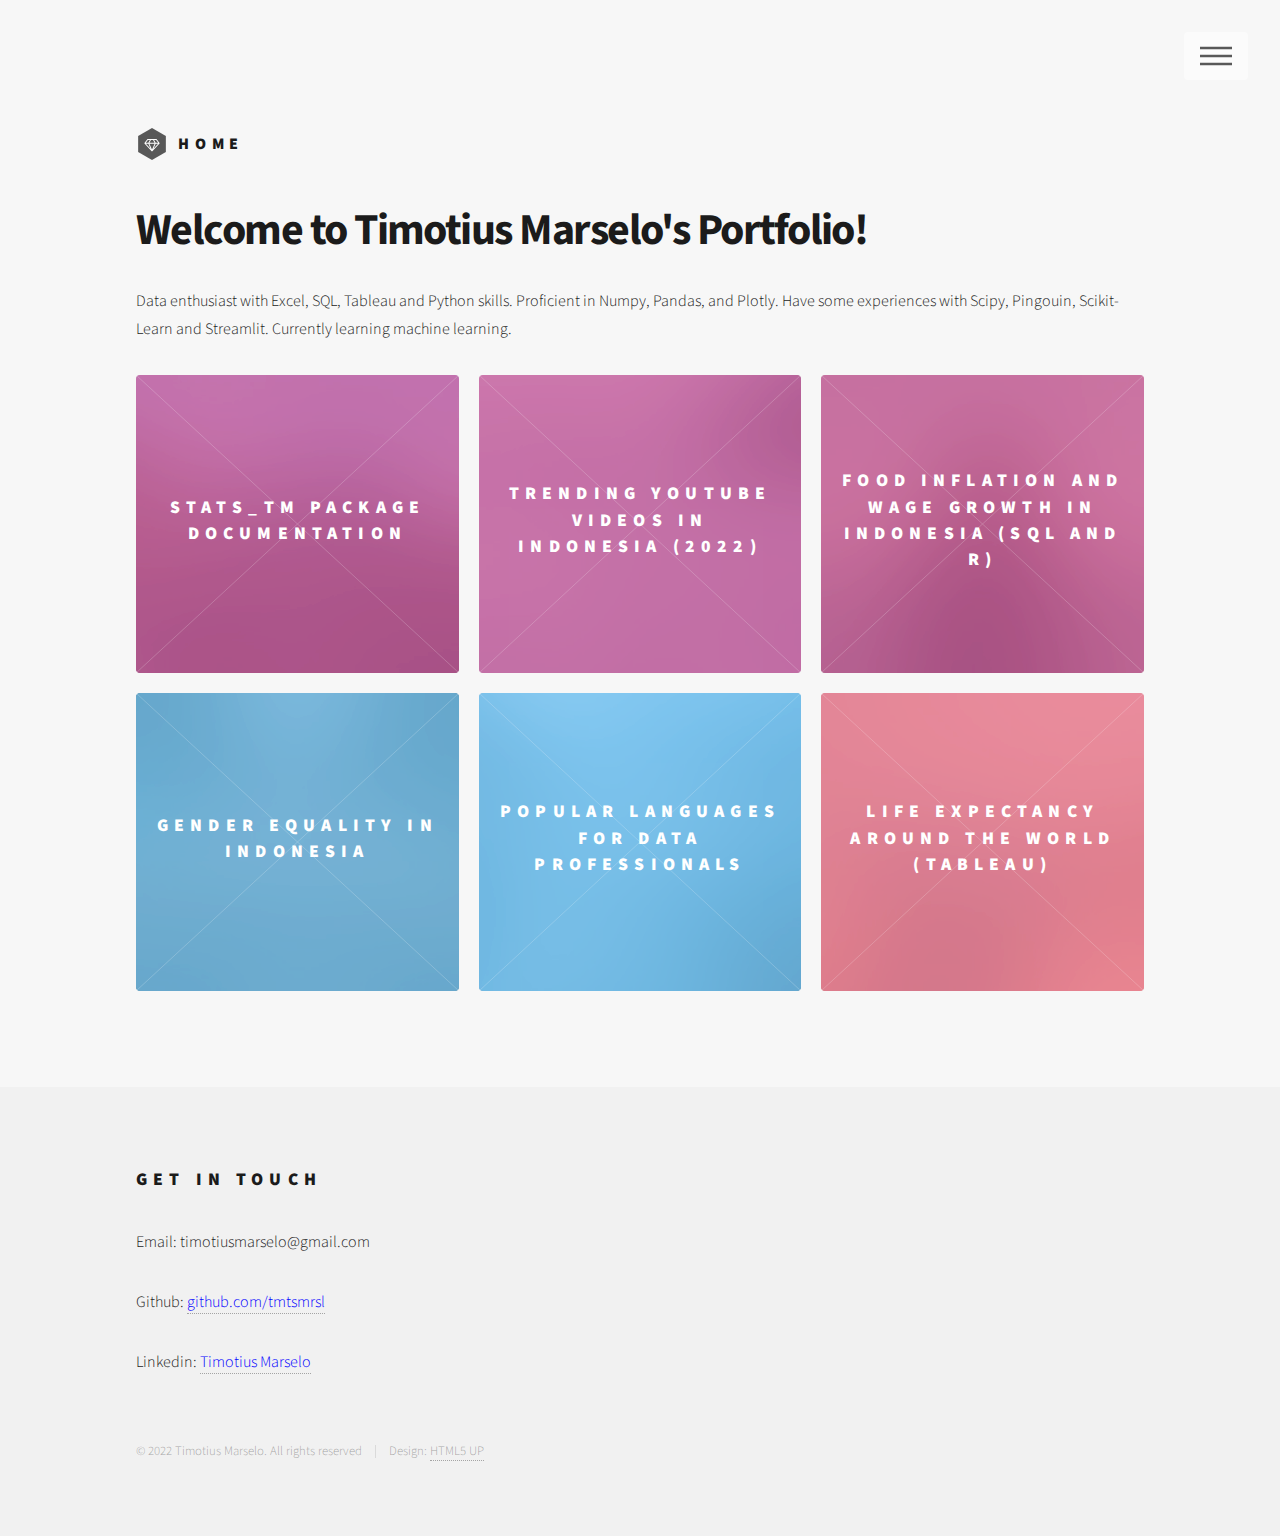
<file: index.html>
<!DOCTYPE HTML>
<!--
	Phantom by HTML5 UP
	html5up.net | @ajlkn
	Free for personal and commercial use under the CCA 3.0 license (html5up.net/license)
-->
<html>
	<head>
		<title>Timotius Marselo's Portofolio</title>
		<meta charset="utf-8" />
		<meta name="viewport" content="width=device-width, initial-scale=1, user-scalable=no" />
		<link rel="stylesheet" href="assets/css/main.css" />
		<noscript><link rel="stylesheet" href="assets/css/noscript.css" /></noscript>
	</head>
	<body class="is-preload">
		<!-- Wrapper -->
			<div id="wrapper">

				<!-- Header -->
					<header id="header">
						<div class="inner">

							<!-- Logo -->
								<a href="index.html" class="logo">
									<span class="symbol"><img src="images/logo.svg" alt="" /></span><span class="title">Home</span>
								</a>

							<!-- Nav -->
								<nav>
									<ul>
										<li><a href="#menu">Menu</a></li>
									</ul>
								</nav>

						</div>
					</header>

				<!-- Menu -->
					<nav id="menu">
						<h2>Menu</h2>
						<ul>
							<li><a href="index.html">Home</a></li>
							<li><a href="stats_tm_docs.html">stats_tm Package Documentation</a></li>
							<li><a href="project05.html">Trending YouTube Videos in Indonesia (2022)</a></li>
							<li><a href="project04.html">Food Inflation and Wage Growth in Indonesia (SQL and R)</a></li>
							<li><a href="project03.html">Gender Equality in Indonesia</a></li>
							<li><a href="project02.html">Popular Languages for Data Professionals</a></li>
							<li><a href="project01.html">Life Expectancy Around the World (Tableau)</a></li>
						</ul>
					</nav>

				<!-- Main -->
					<div id="main">
						<div class="inner">
							<header>
								<h1>Welcome to Timotius Marselo's Portfolio!</h1>
								<p>Data enthusiast with Excel, SQL, Tableau and Python skills. Proficient in Numpy, Pandas, and Plotly. Have some experiences with Scipy, Pingouin, Scikit-Learn and Streamlit. Currently learning machine learning.</p>
							</header>
							<section class="tiles">
								<article class="style4">
									<span class="image">
										<img src="images/pic06.jpg" alt="" />
									</span>
									<a href="stats_tm_docs.html">
										<h2>stats_tm Package Documentation</h2>
										<div class="content">
											<p>stats_tm is a python package to visualize some statistical distributions. The objective of this project is to apply object oriented programming, unit test, exception handling, code documentation, and a bit of math. </p>
										</div>
									</a>
								</article>
								<article class="style4">
									<span class="image">
										<img src="images/pic05.jpg" alt="" />
									</span>
									<a href="project05.html">
										<h2>Trending YouTube Videos in Indonesia (2022)</h2>
										<div class="content">
											<p>An analysis about trending youtube videos in Indonesia since the start of 2022 up to 13 Sep 2022 (around 200 trending videos were updated on each day).</p>
										</div>
									</a>
								</article>
								<article class="style4">
									<span class="image">
										<img src="images/pic04.jpg" alt="" />
									</span>
									<a href="project04.html">
										<h2>Food Inflation and Wage Growth in Indonesia (SQL and R)</h2>
										<div class="content">
											<p>Using SQL and R to analyze and visualize food inflation and wage growth in Indonesia from 2010 to 2021.</p>
										</div>
									</a>
								</article>
								<article class="style2">
									<span class="image">
										<img src="images/pic03.jpg" alt="" />
									</span>
									<a href="project03.html">
										<h2>Gender Equality in Indonesia</h2>
										<div class="content">
											<p>Storytelling and visualization regarding gender equality in Indonesia. The web app is deployed on Streamlit.</p>
										</div>
									</a>
								</article>
								<article class="style2">
									<span class="image">
										<img src="images/pic02.jpg" alt="" />
									</span>
									<a href="project02.html">
										<h2>Popular Languages for Data Professionals</h2>
										<div class="content">
											<p>Using Pandas and Plotly to analyze and visualize the most popular languages for data professionals. Streamlit is also used to make the web app version.</p>
										</div>
									</a>
								</article>
								<article class="style1">
									<span class="image">
										<img src="images/pic01.jpg" alt="" />
									</span>
									<a href="project01.html">
										<h2>Life Expectancy Around the World (Tableau)</h2>
										<div class="content">
											<p>Using Tableau to make visualizations and dashboard about life expectancy around the world.</p>
										</div>
									</a>
								</article>
							</section>
						</div>
					</div>

				<!-- Footer -->
					<footer id="footer">
						<div class="inner">
							<section>
								<h2>Get in touch</h2>
								<p>Email: timotiusmarselo@gmail.com</p>
								<p>Github: <a href="https://github.com/tmtsmrsl" style="color:blue;">github.com/tmtsmrsl</a></p>
								<p>Linkedin: <a href="https://www.linkedin.com/in/timotius-marselo/" style="color:blue;">Timotius Marselo</a></p>
							</section>
							<ul class="copyright">
								<li>&copy; 2022 Timotius Marselo. All rights reserved</li><li>Design: <a href="http://html5up.net">HTML5 UP</a></li>
							</ul>
						</div>
					</footer>

			</div>

		<!-- Scripts -->
			<script src="assets/js/jquery.min.js"></script>
			<script src="assets/js/browser.min.js"></script>
			<script src="assets/js/breakpoints.min.js"></script>
			<script src="assets/js/util.js"></script>
			<script src="assets/js/main.js"></script>

	</body>
</html>
</file>
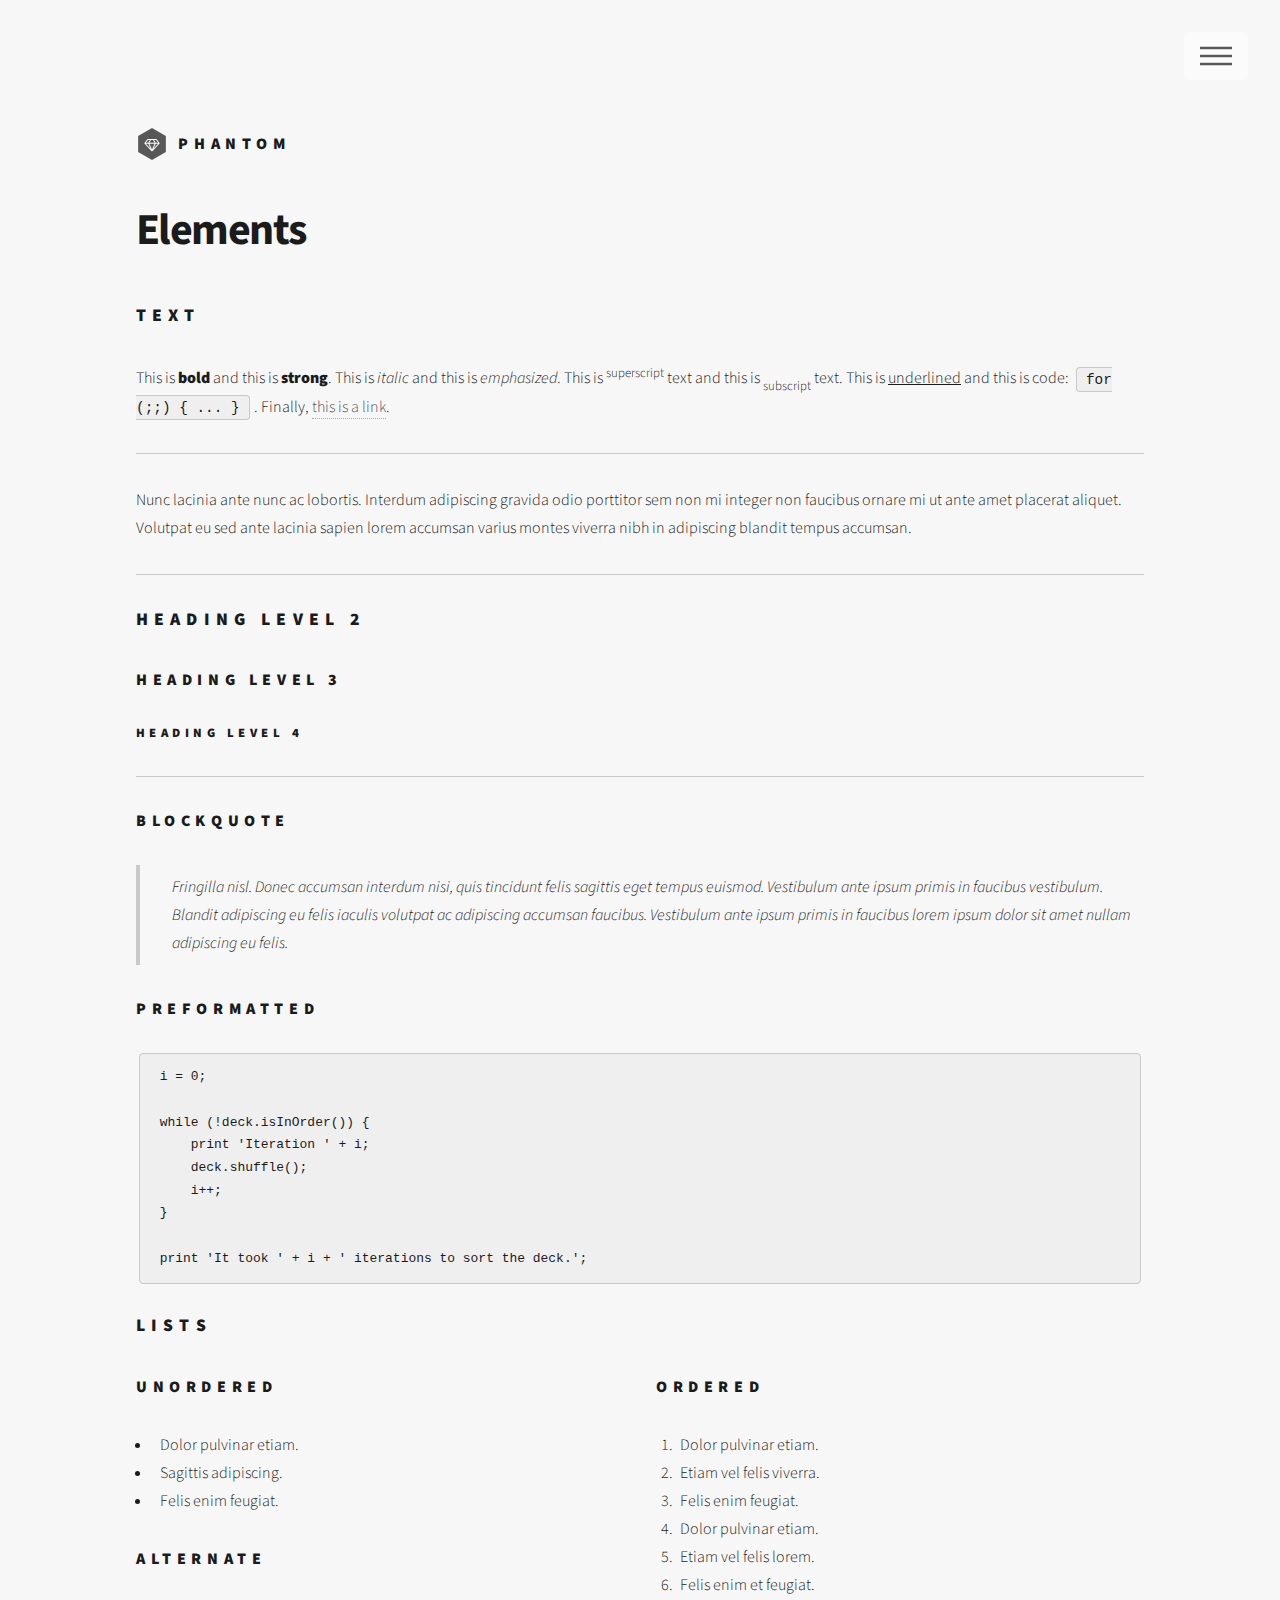
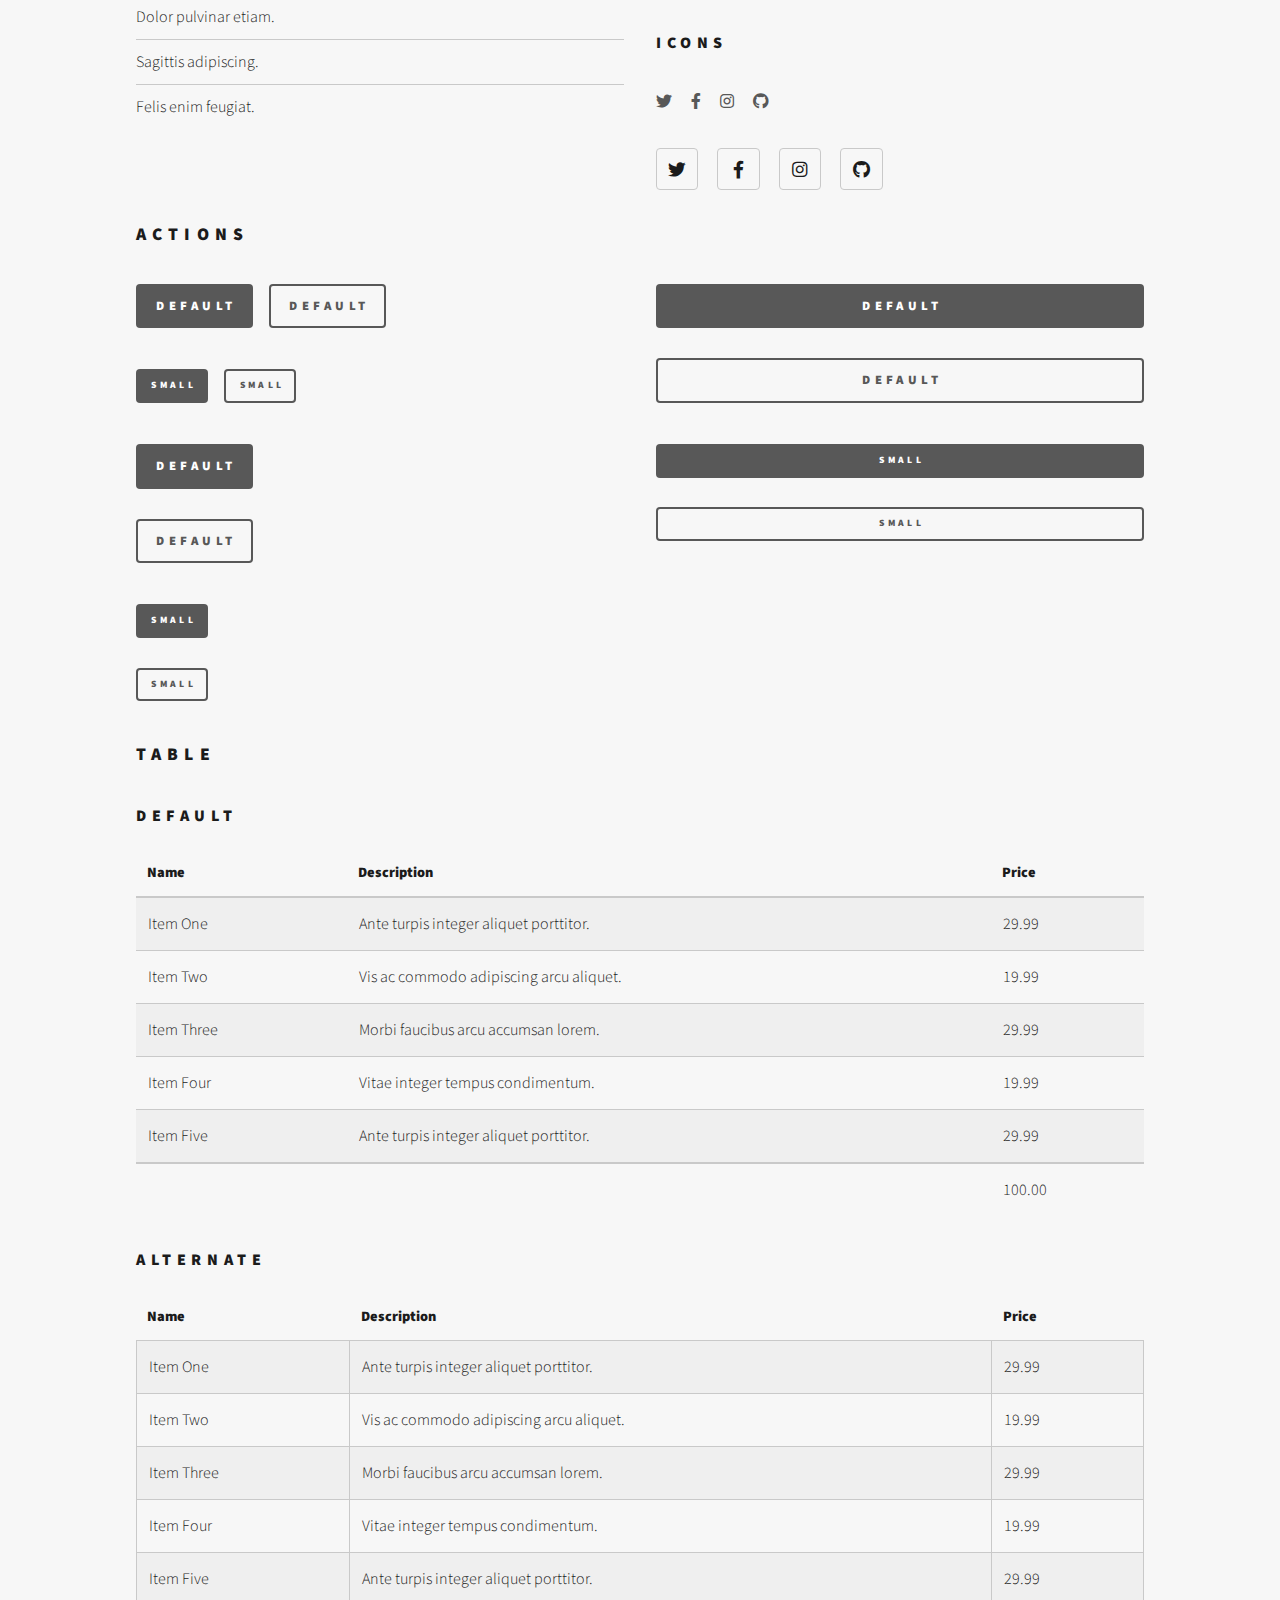
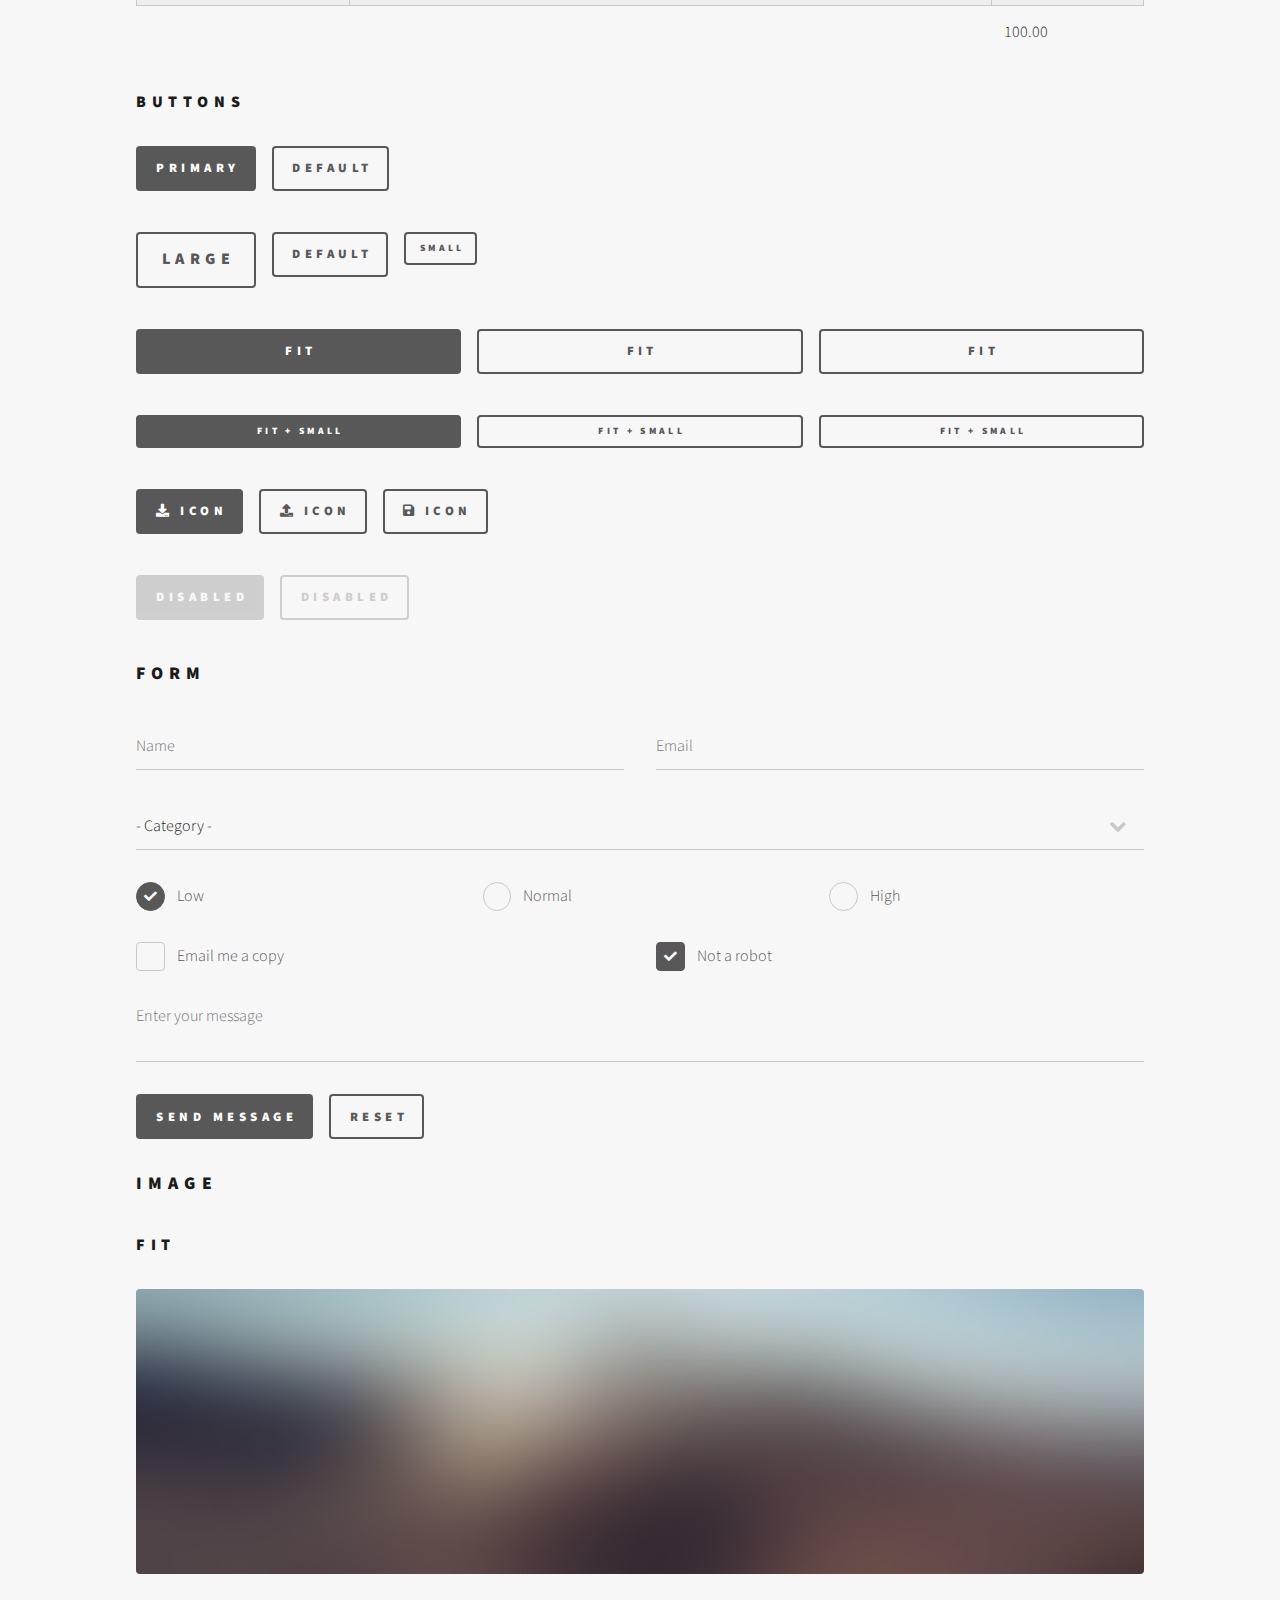
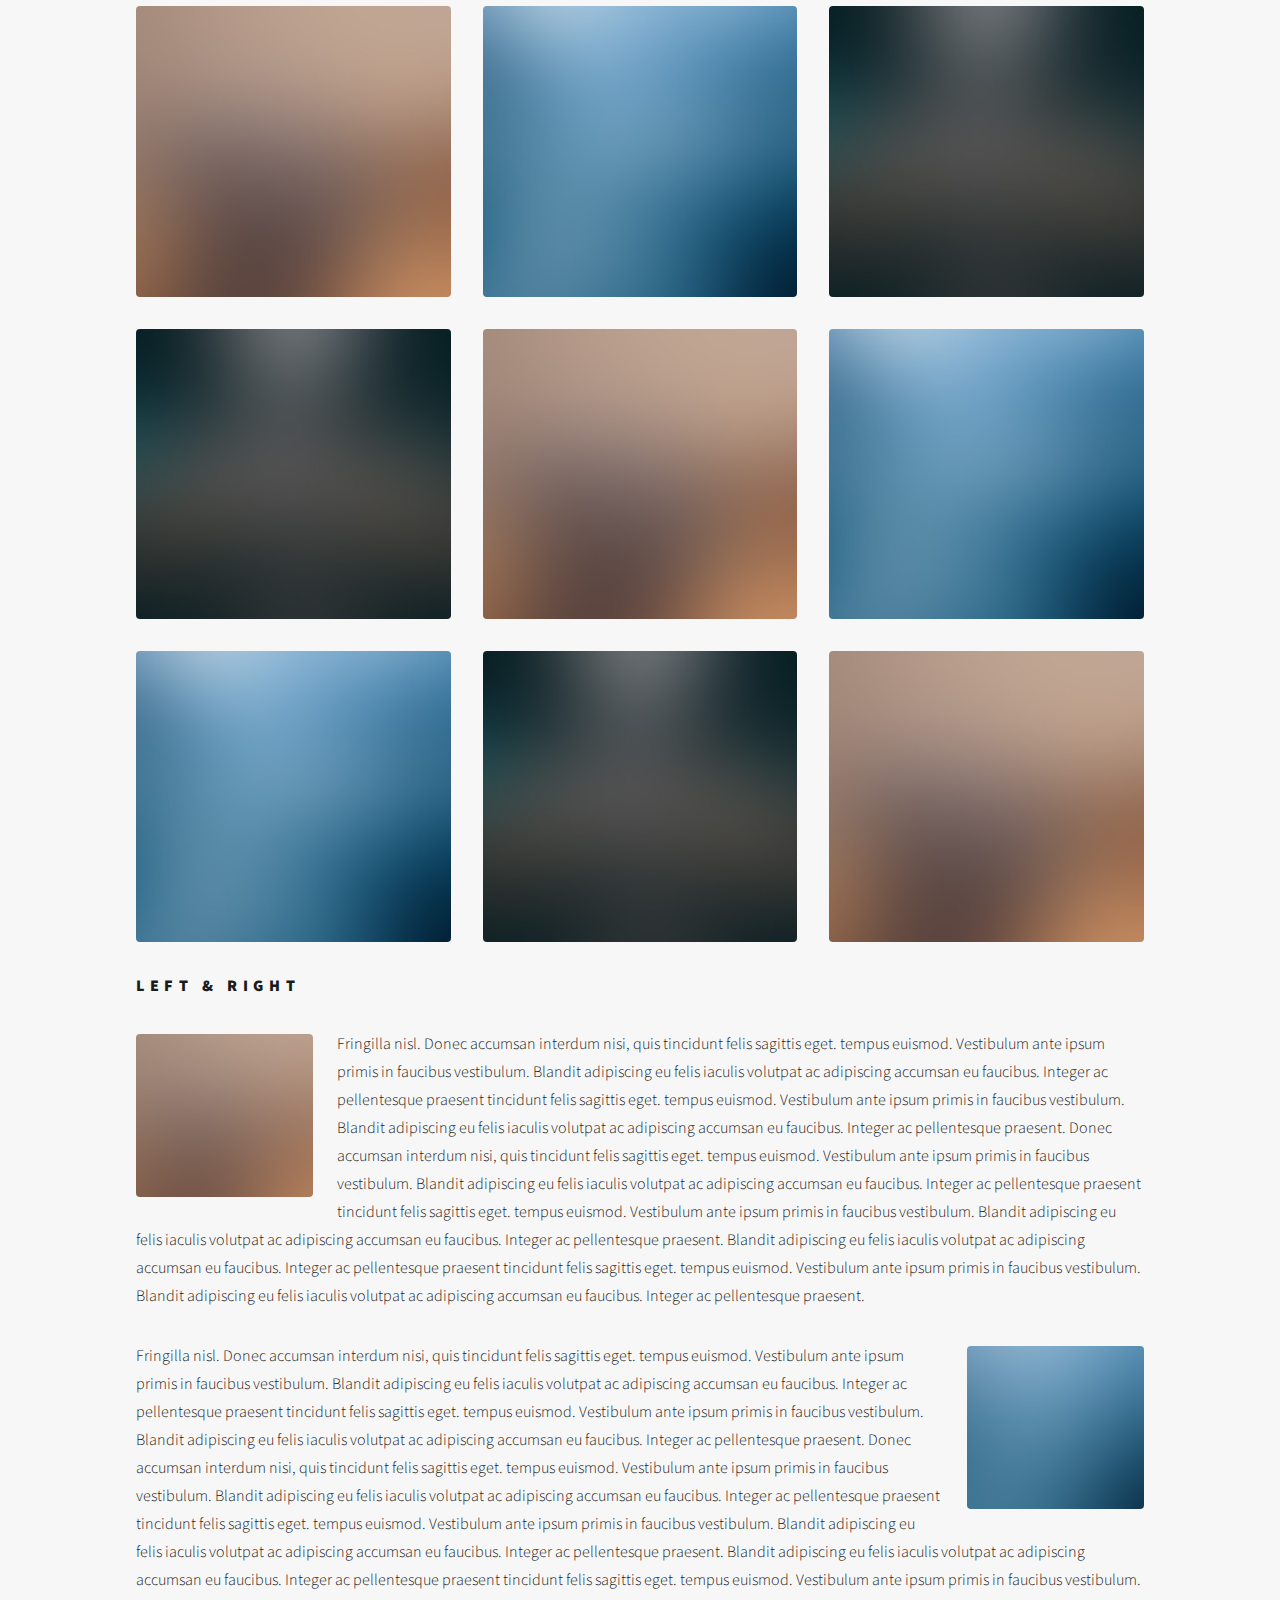
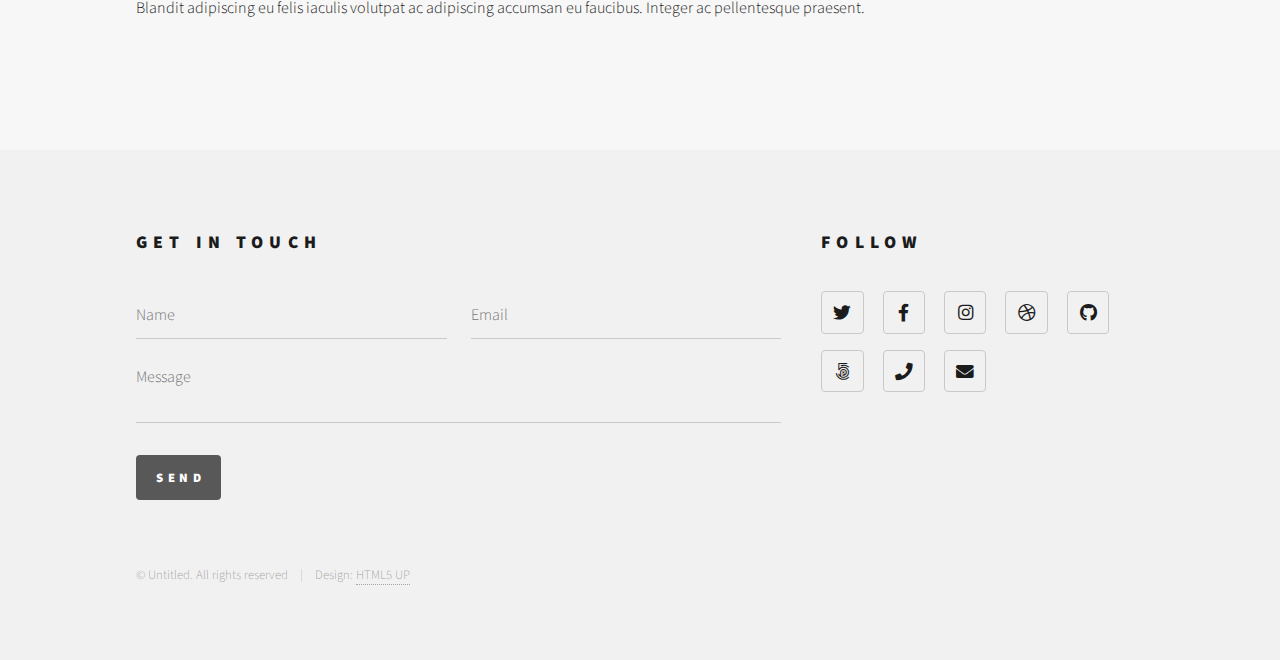
<file: elements.html>
<!DOCTYPE HTML>
<!--
	Phantom by HTML5 UP
	html5up.net | @ajlkn
	Free for personal and commercial use under the CCA 3.0 license (html5up.net/license)
-->
<html>
	<head>
		<title>Elements - Phantom by HTML5 UP</title>
		<meta charset="utf-8" />
		<meta name="viewport" content="width=device-width, initial-scale=1, user-scalable=no" />
		<link rel="stylesheet" href="assets/css/main.css" />
		<noscript><link rel="stylesheet" href="assets/css/noscript.css" /></noscript>
	</head>
	<body class="is-preload">
		<!-- Wrapper -->
			<div id="wrapper">

				<!-- Header -->
					<header id="header">
						<div class="inner">

							<!-- Logo -->
								<a href="index.html" class="logo">
									<span class="symbol"><img src="images/logo.svg" alt="" /></span><span class="title">Phantom</span>
								</a>

							<!-- Nav -->
								<nav>
									<ul>
										<li><a href="#menu">Menu</a></li>
									</ul>
								</nav>

						</div>
					</header>

				<!-- Menu -->
					<nav id="menu">
						<h2>Menu</h2>
						<ul>
							<li><a href="index.html">Home</a></li>
							<li><a href="generic.html">Ipsum veroeros</a></li>
							<li><a href="generic.html">Tempus etiam</a></li>
							<li><a href="generic.html">Consequat dolor</a></li>
							<li><a href="elements.html">Elements</a></li>
						</ul>
					</nav>

				<!-- Main -->
					<div id="main">
						<div class="inner">
							<h1>Elements</h1>

							<!-- Text -->
								<section>
									<h2>Text</h2>
									<p>This is <b>bold</b> and this is <strong>strong</strong>. This is <i>italic</i> and this is <em>emphasized</em>.
									This is <sup>superscript</sup> text and this is <sub>subscript</sub> text.
									This is <u>underlined</u> and this is code: <code>for (;;) { ... }</code>. Finally, <a href="#">this is a link</a>.</p>
									<hr />
									<p>Nunc lacinia ante nunc ac lobortis. Interdum adipiscing gravida odio porttitor sem non mi integer non faucibus ornare mi ut ante amet placerat aliquet. Volutpat eu sed ante lacinia sapien lorem accumsan varius montes viverra nibh in adipiscing blandit tempus accumsan.</p>
									<hr />
									<h2>Heading Level 2</h2>
									<h3>Heading Level 3</h3>
									<h4>Heading Level 4</h4>
									<hr />
									<h3>Blockquote</h3>
									<blockquote>Fringilla nisl. Donec accumsan interdum nisi, quis tincidunt felis sagittis eget tempus euismod. Vestibulum ante ipsum primis in faucibus vestibulum. Blandit adipiscing eu felis iaculis volutpat ac adipiscing accumsan faucibus. Vestibulum ante ipsum primis in faucibus lorem ipsum dolor sit amet nullam adipiscing eu felis.</blockquote>
									<h3>Preformatted</h3>
									<pre><code>i = 0;

while (!deck.isInOrder()) {
    print 'Iteration ' + i;
    deck.shuffle();
    i++;
}

print 'It took ' + i + ' iterations to sort the deck.';</code></pre>
								</section>

							<!-- Lists -->
								<section>
									<h2>Lists</h2>
									<div class="row">
										<div class="col-6 col-12-medium">
											<h3>Unordered</h3>
											<ul>
												<li>Dolor pulvinar etiam.</li>
												<li>Sagittis adipiscing.</li>
												<li>Felis enim feugiat.</li>
											</ul>
											<h3>Alternate</h3>
											<ul class="alt">
												<li>Dolor pulvinar etiam.</li>
												<li>Sagittis adipiscing.</li>
												<li>Felis enim feugiat.</li>
											</ul>
										</div>
										<div class="col-6 col-12-medium">
											<h3>Ordered</h3>
											<ol>
												<li>Dolor pulvinar etiam.</li>
												<li>Etiam vel felis viverra.</li>
												<li>Felis enim feugiat.</li>
												<li>Dolor pulvinar etiam.</li>
												<li>Etiam vel felis lorem.</li>
												<li>Felis enim et feugiat.</li>
											</ol>
											<h3>Icons</h3>
											<ul class="icons">
												<li><a href="#" class="icon brands style1 fa-twitter"><span class="label">Twitter</span></a></li>
												<li><a href="#" class="icon brands style1 fa-facebook-f"><span class="label">Facebook</span></a></li>
												<li><a href="#" class="icon brands style1 fa-instagram"><span class="label">Instagram</span></a></li>
												<li><a href="#" class="icon brands style1 fa-github"><span class="label">Github</span></a></li>
											</ul>
											<ul class="icons">
												<li><a href="#" class="icon brands style2 fa-twitter"><span class="label">Twitter</span></a></li>
												<li><a href="#" class="icon brands style2 fa-facebook-f"><span class="label">Facebook</span></a></li>
												<li><a href="#" class="icon brands style2 fa-instagram"><span class="label">Instagram</span></a></li>
												<li><a href="#" class="icon brands style2 fa-github"><span class="label">Github</span></a></li>
											</ul>
										</div>
									</div>
									<h2>Actions</h2>
									<div class="row">
										<div class="col-6 col-12-medium">
											<ul class="actions">
												<li><a href="#" class="button primary">Default</a></li>
												<li><a href="#" class="button">Default</a></li>
											</ul>
											<ul class="actions small">
												<li><a href="#" class="button primary small">Small</a></li>
												<li><a href="#" class="button small">Small</a></li>
											</ul>
											<ul class="actions stacked">
												<li><a href="#" class="button primary">Default</a></li>
												<li><a href="#" class="button">Default</a></li>
											</ul>
											<ul class="actions stacked">
												<li><a href="#" class="button primary small">Small</a></li>
												<li><a href="#" class="button small">Small</a></li>
											</ul>
										</div>
										<div class="col-6 col-12-medium">
											<ul class="actions stacked">
												<li><a href="#" class="button primary fit">Default</a></li>
												<li><a href="#" class="button fit">Default</a></li>
											</ul>
											<ul class="actions stacked">
												<li><a href="#" class="button primary small fit">Small</a></li>
												<li><a href="#" class="button small fit">Small</a></li>
											</ul>
										</div>
									</div>
								</section>

							<!-- Table -->
								<section>
									<h2>Table</h2>
									<h3>Default</h3>
									<div class="table-wrapper">
										<table>
											<thead>
												<tr>
													<th>Name</th>
													<th>Description</th>
													<th>Price</th>
												</tr>
											</thead>
											<tbody>
												<tr>
													<td>Item One</td>
													<td>Ante turpis integer aliquet porttitor.</td>
													<td>29.99</td>
												</tr>
												<tr>
													<td>Item Two</td>
													<td>Vis ac commodo adipiscing arcu aliquet.</td>
													<td>19.99</td>
												</tr>
												<tr>
													<td>Item Three</td>
													<td> Morbi faucibus arcu accumsan lorem.</td>
													<td>29.99</td>
												</tr>
												<tr>
													<td>Item Four</td>
													<td>Vitae integer tempus condimentum.</td>
													<td>19.99</td>
												</tr>
												<tr>
													<td>Item Five</td>
													<td>Ante turpis integer aliquet porttitor.</td>
													<td>29.99</td>
												</tr>
											</tbody>
											<tfoot>
												<tr>
													<td colspan="2"></td>
													<td>100.00</td>
												</tr>
											</tfoot>
										</table>
									</div>

									<h3>Alternate</h3>
									<div class="table-wrapper">
										<table class="alt">
											<thead>
												<tr>
													<th>Name</th>
													<th>Description</th>
													<th>Price</th>
												</tr>
											</thead>
											<tbody>
												<tr>
													<td>Item One</td>
													<td>Ante turpis integer aliquet porttitor.</td>
													<td>29.99</td>
												</tr>
												<tr>
													<td>Item Two</td>
													<td>Vis ac commodo adipiscing arcu aliquet.</td>
													<td>19.99</td>
												</tr>
												<tr>
													<td>Item Three</td>
													<td> Morbi faucibus arcu accumsan lorem.</td>
													<td>29.99</td>
												</tr>
												<tr>
													<td>Item Four</td>
													<td>Vitae integer tempus condimentum.</td>
													<td>19.99</td>
												</tr>
												<tr>
													<td>Item Five</td>
													<td>Ante turpis integer aliquet porttitor.</td>
													<td>29.99</td>
												</tr>
											</tbody>
											<tfoot>
												<tr>
													<td colspan="2"></td>
													<td>100.00</td>
												</tr>
											</tfoot>
										</table>
									</div>
								</section>

							<!-- Buttons -->
								<section>
									<h3>Buttons</h3>
									<ul class="actions">
										<li><a href="#" class="button primary">Primary</a></li>
										<li><a href="#" class="button">Default</a></li>
									</ul>
									<ul class="actions">
										<li><a href="#" class="button large">Large</a></li>
										<li><a href="#" class="button">Default</a></li>
										<li><a href="#" class="button small">Small</a></li>
									</ul>
									<ul class="actions fit">
										<li><a href="#" class="button primary fit">Fit</a></li>
										<li><a href="#" class="button fit">Fit</a></li>
										<li><a href="#" class="button fit">Fit</a></li>
									</ul>
									<ul class="actions fit small">
										<li><a href="#" class="button primary fit small">Fit + Small</a></li>
										<li><a href="#" class="button fit small">Fit + Small</a></li>
										<li><a href="#" class="button fit small">Fit + Small</a></li>
									</ul>
									<ul class="actions">
										<li><a href="#" class="button primary icon solid fa-download">Icon</a></li>
										<li><a href="#" class="button icon solid fa-upload">Icon</a></li>
										<li><a href="#" class="button icon solid fa-save">Icon</a></li>
									</ul>
									<ul class="actions">
										<li><span class="button primary disabled">Disabled</span></li>
										<li><span class="button disabled">Disabled</span></li>
									</ul>
								</section>

							<!-- Form -->
								<section>
									<h2>Form</h2>
									<form method="post" action="#">
										<div class="row gtr-uniform">
											<div class="col-6 col-12-xsmall">
												<input type="text" name="demo-name" id="demo-name" value="" placeholder="Name" />
											</div>
											<div class="col-6 col-12-xsmall">
												<input type="email" name="demo-email" id="demo-email" value="" placeholder="Email" />
											</div>
											<div class="col-12">
												<select name="demo-category" id="demo-category">
													<option value="">- Category -</option>
													<option value="1">Manufacturing</option>
													<option value="1">Shipping</option>
													<option value="1">Administration</option>
													<option value="1">Human Resources</option>
												</select>
											</div>
											<div class="col-4 col-12-small">
												<input type="radio" id="demo-priority-low" name="demo-priority" checked>
												<label for="demo-priority-low">Low</label>
											</div>
											<div class="col-4 col-12-small">
												<input type="radio" id="demo-priority-normal" name="demo-priority">
												<label for="demo-priority-normal">Normal</label>
											</div>
											<div class="col-4 col-12-small">
												<input type="radio" id="demo-priority-high" name="demo-priority">
												<label for="demo-priority-high">High</label>
											</div>
											<div class="col-6 col-12-small">
												<input type="checkbox" id="demo-copy" name="demo-copy">
												<label for="demo-copy">Email me a copy</label>
											</div>
											<div class="col-6 col-12-small">
												<input type="checkbox" id="demo-human" name="demo-human" checked>
												<label for="demo-human">Not a robot</label>
											</div>
											<div class="col-12">
												<textarea name="demo-message" id="demo-message" placeholder="Enter your message" rows="6"></textarea>
											</div>
											<div class="col-12">
												<ul class="actions">
													<li><input type="submit" value="Send Message" class="primary" /></li>
													<li><input type="reset" value="Reset" /></li>
												</ul>
											</div>
										</div>
									</form>
								</section>

							<!-- Image -->
								<section>
									<h2>Image</h2>
									<h3>Fit</h3>
									<div class="box alt">
										<div class="row gtr-uniform">
											<div class="col-12"><span class="image fit"><img src="images/pic13.jpg" alt="" /></span></div>
											<div class="col-4"><span class="image fit"><img src="images/pic01.jpg" alt="" /></span></div>
											<div class="col-4"><span class="image fit"><img src="images/pic02.jpg" alt="" /></span></div>
											<div class="col-4"><span class="image fit"><img src="images/pic03.jpg" alt="" /></span></div>
											<div class="col-4"><span class="image fit"><img src="images/pic03.jpg" alt="" /></span></div>
											<div class="col-4"><span class="image fit"><img src="images/pic01.jpg" alt="" /></span></div>
											<div class="col-4"><span class="image fit"><img src="images/pic02.jpg" alt="" /></span></div>
											<div class="col-4"><span class="image fit"><img src="images/pic02.jpg" alt="" /></span></div>
											<div class="col-4"><span class="image fit"><img src="images/pic03.jpg" alt="" /></span></div>
											<div class="col-4"><span class="image fit"><img src="images/pic01.jpg" alt="" /></span></div>
										</div>
									</div>
									<h3>Left &amp; Right</h3>
									<p><span class="image left"><img src="images/pic14.jpg" alt="" /></span>Fringilla nisl. Donec accumsan interdum nisi, quis tincidunt felis sagittis eget. tempus euismod. Vestibulum ante ipsum primis in faucibus vestibulum. Blandit adipiscing eu felis iaculis volutpat ac adipiscing accumsan eu faucibus. Integer ac pellentesque praesent tincidunt felis sagittis eget. tempus euismod. Vestibulum ante ipsum primis in faucibus vestibulum. Blandit adipiscing eu felis iaculis volutpat ac adipiscing accumsan eu faucibus. Integer ac pellentesque praesent. Donec accumsan interdum nisi, quis tincidunt felis sagittis eget. tempus euismod. Vestibulum ante ipsum primis in faucibus vestibulum. Blandit adipiscing eu felis iaculis volutpat ac adipiscing accumsan eu faucibus. Integer ac pellentesque praesent tincidunt felis sagittis eget. tempus euismod. Vestibulum ante ipsum primis in faucibus vestibulum. Blandit adipiscing eu felis iaculis volutpat ac adipiscing accumsan eu faucibus. Integer ac pellentesque praesent. Blandit adipiscing eu felis iaculis volutpat ac adipiscing accumsan eu faucibus. Integer ac pellentesque praesent tincidunt felis sagittis eget. tempus euismod. Vestibulum ante ipsum primis in faucibus vestibulum. Blandit adipiscing eu felis iaculis volutpat ac adipiscing accumsan eu faucibus. Integer ac pellentesque praesent.</p>
									<p><span class="image right"><img src="images/pic15.jpg" alt="" /></span>Fringilla nisl. Donec accumsan interdum nisi, quis tincidunt felis sagittis eget. tempus euismod. Vestibulum ante ipsum primis in faucibus vestibulum. Blandit adipiscing eu felis iaculis volutpat ac adipiscing accumsan eu faucibus. Integer ac pellentesque praesent tincidunt felis sagittis eget. tempus euismod. Vestibulum ante ipsum primis in faucibus vestibulum. Blandit adipiscing eu felis iaculis volutpat ac adipiscing accumsan eu faucibus. Integer ac pellentesque praesent. Donec accumsan interdum nisi, quis tincidunt felis sagittis eget. tempus euismod. Vestibulum ante ipsum primis in faucibus vestibulum. Blandit adipiscing eu felis iaculis volutpat ac adipiscing accumsan eu faucibus. Integer ac pellentesque praesent tincidunt felis sagittis eget. tempus euismod. Vestibulum ante ipsum primis in faucibus vestibulum. Blandit adipiscing eu felis iaculis volutpat ac adipiscing accumsan eu faucibus. Integer ac pellentesque praesent. Blandit adipiscing eu felis iaculis volutpat ac adipiscing accumsan eu faucibus. Integer ac pellentesque praesent tincidunt felis sagittis eget. tempus euismod. Vestibulum ante ipsum primis in faucibus vestibulum. Blandit adipiscing eu felis iaculis volutpat ac adipiscing accumsan eu faucibus. Integer ac pellentesque praesent.</p>
								</section>

						</div>
					</div>

				<!-- Footer -->
					<footer id="footer">
						<div class="inner">
							<section>
								<h2>Get in touch</h2>
								<form method="post" action="#">
									<div class="fields">
										<div class="field half">
											<input type="text" name="name" id="name" placeholder="Name" />
										</div>
										<div class="field half">
											<input type="email" name="email" id="email" placeholder="Email" />
										</div>
										<div class="field">
											<textarea name="message" id="message" placeholder="Message"></textarea>
										</div>
									</div>
									<ul class="actions">
										<li><input type="submit" value="Send" class="primary" /></li>
									</ul>
								</form>
							</section>
							<section>
								<h2>Follow</h2>
								<ul class="icons">
									<li><a href="#" class="icon brands style2 fa-twitter"><span class="label">Twitter</span></a></li>
									<li><a href="#" class="icon brands style2 fa-facebook-f"><span class="label">Facebook</span></a></li>
									<li><a href="#" class="icon brands style2 fa-instagram"><span class="label">Instagram</span></a></li>
									<li><a href="#" class="icon brands style2 fa-dribbble"><span class="label">Dribbble</span></a></li>
									<li><a href="#" class="icon brands style2 fa-github"><span class="label">GitHub</span></a></li>
									<li><a href="#" class="icon brands style2 fa-500px"><span class="label">500px</span></a></li>
									<li><a href="#" class="icon solid style2 fa-phone"><span class="label">Phone</span></a></li>
									<li><a href="#" class="icon solid style2 fa-envelope"><span class="label">Email</span></a></li>
								</ul>
							</section>
							<ul class="copyright">
								<li>&copy; Untitled. All rights reserved</li><li>Design: <a href="http://html5up.net">HTML5 UP</a></li>
							</ul>
						</div>
					</footer>

			</div>

		<!-- Scripts -->
			<script src="assets/js/jquery.min.js"></script>
			<script src="assets/js/browser.min.js"></script>
			<script src="assets/js/breakpoints.min.js"></script>
			<script src="assets/js/util.js"></script>
			<script src="assets/js/main.js"></script>

	</body>
</html>
</file>
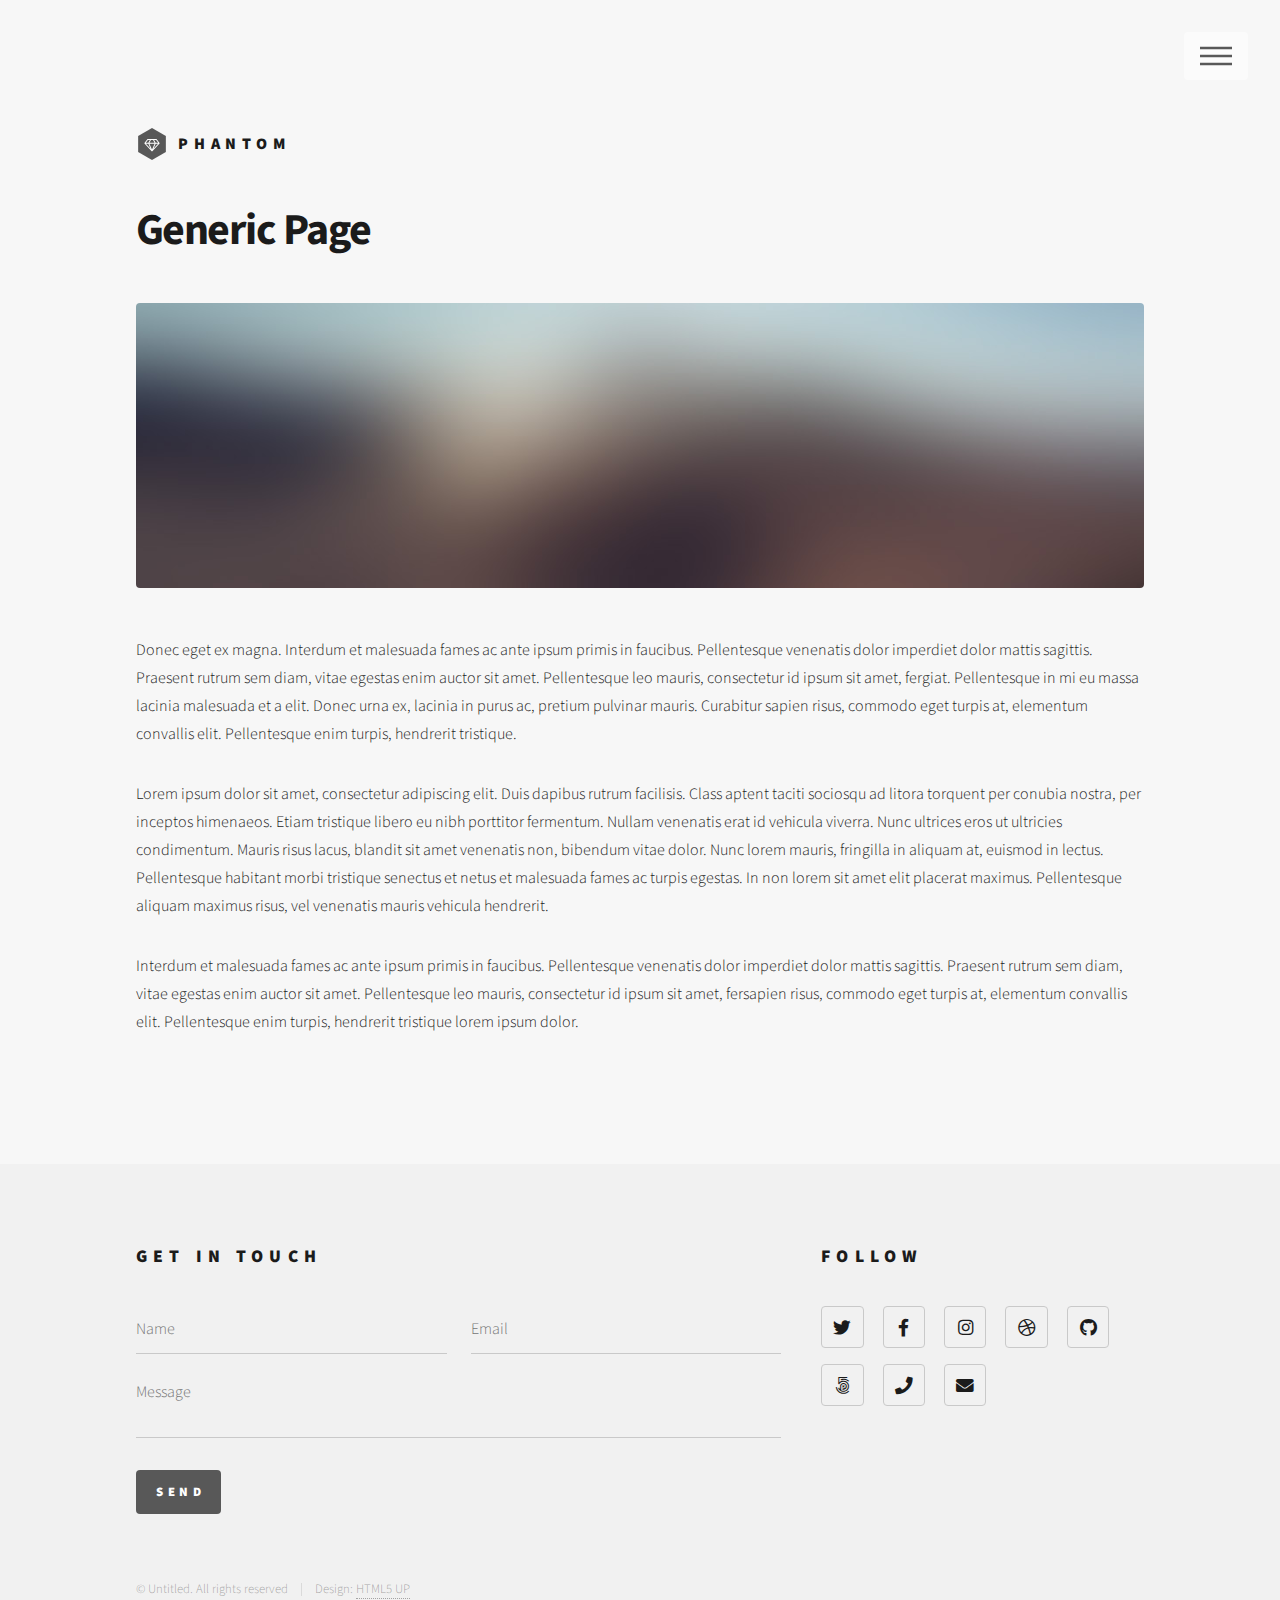
<file: generic.html>
<!DOCTYPE HTML>
<!--
	Phantom by HTML5 UP
	html5up.net | @ajlkn
	Free for personal and commercial use under the CCA 3.0 license (html5up.net/license)
-->
<html>
	<head>
		<title>Generic - Phantom by HTML5 UP</title>
		<meta charset="utf-8" />
		<meta name="viewport" content="width=device-width, initial-scale=1, user-scalable=no" />
		<link rel="stylesheet" href="assets/css/main.css" />
		<noscript><link rel="stylesheet" href="assets/css/noscript.css" /></noscript>
	</head>
	<body class="is-preload">
		<!-- Wrapper -->
			<div id="wrapper">

				<!-- Header -->
					<header id="header">
						<div class="inner">

							<!-- Logo -->
								<a href="index.html" class="logo">
									<span class="symbol"><img src="images/logo.svg" alt="" /></span><span class="title">Phantom</span>
								</a>

							<!-- Nav -->
								<nav>
									<ul>
										<li><a href="#menu">Menu</a></li>
									</ul>
								</nav>

						</div>
					</header>

				<!-- Menu -->
					<nav id="menu">
						<h2>Menu</h2>
						<ul>
							<li><a href="index.html">Home</a></li>
							<li><a href="generic.html">Ipsum veroeros</a></li>
							<li><a href="generic.html">Tempus etiam</a></li>
							<li><a href="generic.html">Consequat dolor</a></li>
							<li><a href="elements.html">Elements</a></li>
						</ul>
					</nav>

				<!-- Main -->
					<div id="main">
						<div class="inner">
							<h1>Generic Page</h1>
							<span class="image main"><img src="images/pic13.jpg" alt="" /></span>
							<p>Donec eget ex magna. Interdum et malesuada fames ac ante ipsum primis in faucibus. Pellentesque venenatis dolor imperdiet dolor mattis sagittis. Praesent rutrum sem diam, vitae egestas enim auctor sit amet. Pellentesque leo mauris, consectetur id ipsum sit amet, fergiat. Pellentesque in mi eu massa lacinia malesuada et a elit. Donec urna ex, lacinia in purus ac, pretium pulvinar mauris. Curabitur sapien risus, commodo eget turpis at, elementum convallis elit. Pellentesque enim turpis, hendrerit tristique.</p>
							<p>Lorem ipsum dolor sit amet, consectetur adipiscing elit. Duis dapibus rutrum facilisis. Class aptent taciti sociosqu ad litora torquent per conubia nostra, per inceptos himenaeos. Etiam tristique libero eu nibh porttitor fermentum. Nullam venenatis erat id vehicula viverra. Nunc ultrices eros ut ultricies condimentum. Mauris risus lacus, blandit sit amet venenatis non, bibendum vitae dolor. Nunc lorem mauris, fringilla in aliquam at, euismod in lectus. Pellentesque habitant morbi tristique senectus et netus et malesuada fames ac turpis egestas. In non lorem sit amet elit placerat maximus. Pellentesque aliquam maximus risus, vel venenatis mauris vehicula hendrerit.</p>
							<p>Interdum et malesuada fames ac ante ipsum primis in faucibus. Pellentesque venenatis dolor imperdiet dolor mattis sagittis. Praesent rutrum sem diam, vitae egestas enim auctor sit amet. Pellentesque leo mauris, consectetur id ipsum sit amet, fersapien risus, commodo eget turpis at, elementum convallis elit. Pellentesque enim turpis, hendrerit tristique lorem ipsum dolor.</p>
						</div>
					</div>

				<!-- Footer -->
					<footer id="footer">
						<div class="inner">
							<section>
								<h2>Get in touch</h2>
								<form method="post" action="#">
									<div class="fields">
										<div class="field half">
											<input type="text" name="name" id="name" placeholder="Name" />
										</div>
										<div class="field half">
											<input type="email" name="email" id="email" placeholder="Email" />
										</div>
										<div class="field">
											<textarea name="message" id="message" placeholder="Message"></textarea>
										</div>
									</div>
									<ul class="actions">
										<li><input type="submit" value="Send" class="primary" /></li>
									</ul>
								</form>
							</section>
							<section>
								<h2>Follow</h2>
								<ul class="icons">
									<li><a href="#" class="icon brands style2 fa-twitter"><span class="label">Twitter</span></a></li>
									<li><a href="#" class="icon brands style2 fa-facebook-f"><span class="label">Facebook</span></a></li>
									<li><a href="#" class="icon brands style2 fa-instagram"><span class="label">Instagram</span></a></li>
									<li><a href="#" class="icon brands style2 fa-dribbble"><span class="label">Dribbble</span></a></li>
									<li><a href="#" class="icon brands style2 fa-github"><span class="label">GitHub</span></a></li>
									<li><a href="#" class="icon brands style2 fa-500px"><span class="label">500px</span></a></li>
									<li><a href="#" class="icon solid style2 fa-phone"><span class="label">Phone</span></a></li>
									<li><a href="#" class="icon solid style2 fa-envelope"><span class="label">Email</span></a></li>
								</ul>
							</section>
							<ul class="copyright">
								<li>&copy; Untitled. All rights reserved</li><li>Design: <a href="http://html5up.net">HTML5 UP</a></li>
							</ul>
						</div>
					</footer>

			</div>

		<!-- Scripts -->
			<script src="assets/js/jquery.min.js"></script>
			<script src="assets/js/browser.min.js"></script>
			<script src="assets/js/breakpoints.min.js"></script>
			<script src="assets/js/util.js"></script>
			<script src="assets/js/main.js"></script>

	</body>
</html>
</file>
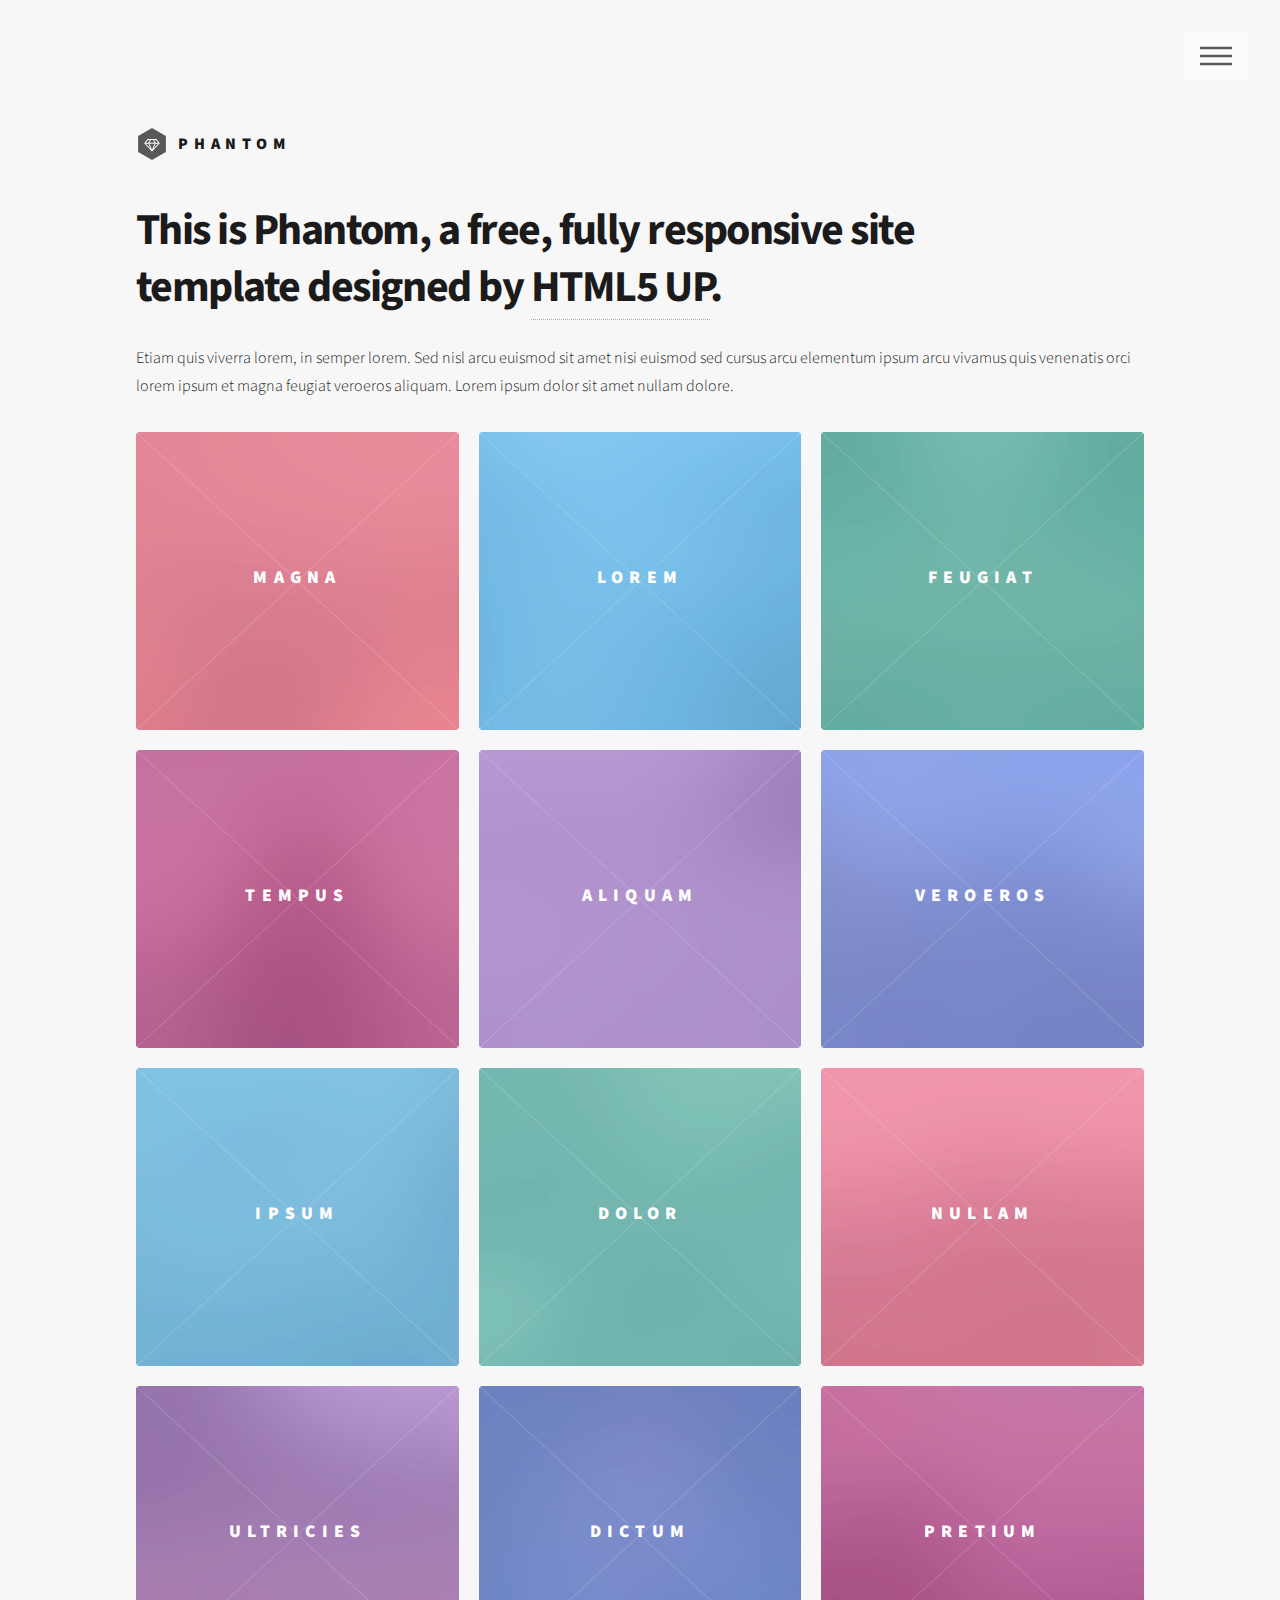
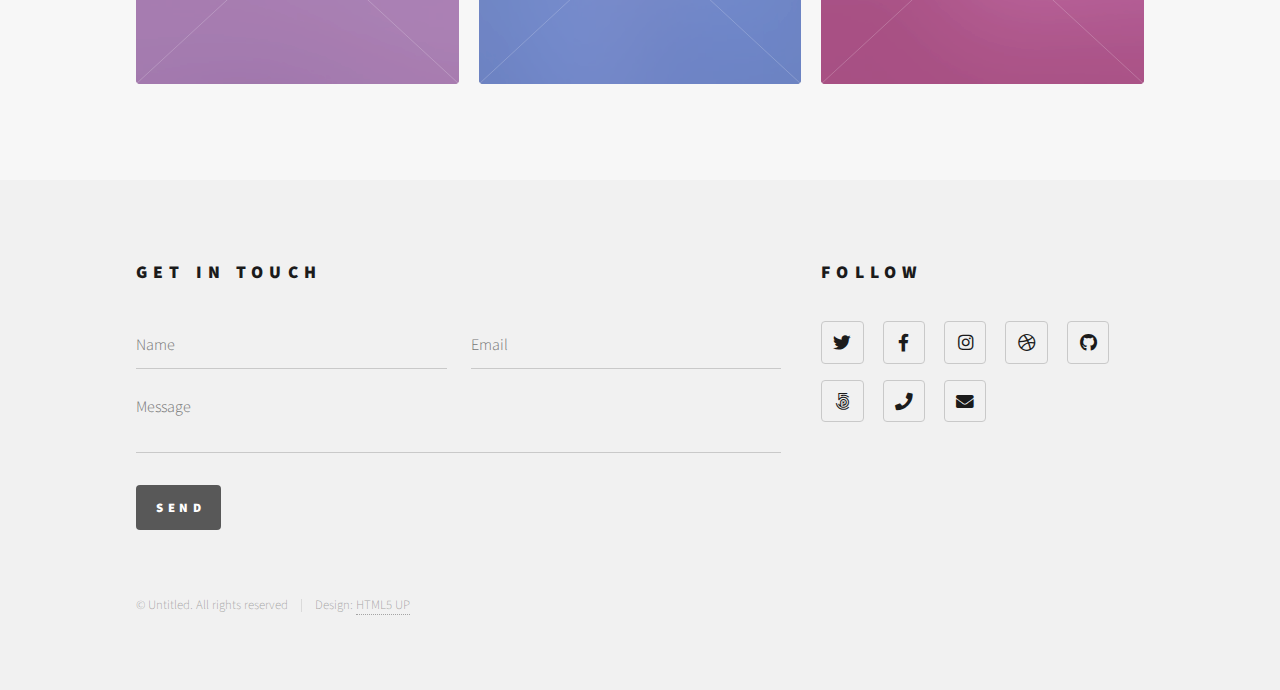
<file: index_original.html>
<!DOCTYPE HTML>
<!--
	Phantom by HTML5 UP
	html5up.net | @ajlkn
	Free for personal and commercial use under the CCA 3.0 license (html5up.net/license)
-->
<html>
	<head>
		<title>Phantom by HTML5 UP</title>
		<meta charset="utf-8" />
		<meta name="viewport" content="width=device-width, initial-scale=1, user-scalable=no" />
		<link rel="stylesheet" href="assets/css/main.css" />
		<noscript><link rel="stylesheet" href="assets/css/noscript.css" /></noscript>
	</head>
	<body class="is-preload">
		<!-- Wrapper -->
			<div id="wrapper">

				<!-- Header -->
					<header id="header">
						<div class="inner">

							<!-- Logo -->
								<a href="index.html" class="logo">
									<span class="symbol"><img src="images/logo.svg" alt="" /></span><span class="title">Phantom</span>
								</a>

							<!-- Nav -->
								<nav>
									<ul>
										<li><a href="#menu">Menu</a></li>
									</ul>
								</nav>

						</div>
					</header>

				<!-- Menu -->
					<nav id="menu">
						<h2>Menu</h2>
						<ul>
							<li><a href="index.html">Home</a></li>
							<li><a href="generic.html">Ipsum veroeros</a></li>
							<li><a href="generic.html">Tempus etiam</a></li>
							<li><a href="generic.html">Consequat dolor</a></li>
							<li><a href="elements.html">Elements</a></li>
						</ul>
					</nav>

				<!-- Main -->
					<div id="main">
						<div class="inner">
							<header>
								<h1>This is Phantom, a free, fully responsive site<br />
								template designed by <a href="http://html5up.net">HTML5 UP</a>.</h1>
								<p>Etiam quis viverra lorem, in semper lorem. Sed nisl arcu euismod sit amet nisi euismod sed cursus arcu elementum ipsum arcu vivamus quis venenatis orci lorem ipsum et magna feugiat veroeros aliquam. Lorem ipsum dolor sit amet nullam dolore.</p>
							</header>
							<section class="tiles">
								<article class="style1">
									<span class="image">
										<img src="images/pic01.jpg" alt="" />
									</span>
									<a href="generic.html">
										<h2>Magna</h2>
										<div class="content">
											<p>Sed nisl arcu euismod sit amet nisi lorem etiam dolor veroeros et feugiat.</p>
										</div>
									</a>
								</article>
								<article class="style2">
									<span class="image">
										<img src="images/pic02.jpg" alt="" />
									</span>
									<a href="generic.html">
										<h2>Lorem</h2>
										<div class="content">
											<p>Sed nisl arcu euismod sit amet nisi lorem etiam dolor veroeros et feugiat.</p>
										</div>
									</a>
								</article>
								<article class="style3">
									<span class="image">
										<img src="images/pic03.jpg" alt="" />
									</span>
									<a href="generic.html">
										<h2>Feugiat</h2>
										<div class="content">
											<p>Sed nisl arcu euismod sit amet nisi lorem etiam dolor veroeros et feugiat.</p>
										</div>
									</a>
								</article>
								<article class="style4">
									<span class="image">
										<img src="images/pic04.jpg" alt="" />
									</span>
									<a href="generic.html">
										<h2>Tempus</h2>
										<div class="content">
											<p>Sed nisl arcu euismod sit amet nisi lorem etiam dolor veroeros et feugiat.</p>
										</div>
									</a>
								</article>
								<article class="style5">
									<span class="image">
										<img src="images/pic05.jpg" alt="" />
									</span>
									<a href="generic.html">
										<h2>Aliquam</h2>
										<div class="content">
											<p>Sed nisl arcu euismod sit amet nisi lorem etiam dolor veroeros et feugiat.</p>
										</div>
									</a>
								</article>
								<article class="style6">
									<span class="image">
										<img src="images/pic06.jpg" alt="" />
									</span>
									<a href="generic.html">
										<h2>Veroeros</h2>
										<div class="content">
											<p>Sed nisl arcu euismod sit amet nisi lorem etiam dolor veroeros et feugiat.</p>
										</div>
									</a>
								</article>
								<article class="style2">
									<span class="image">
										<img src="images/pic07.jpg" alt="" />
									</span>
									<a href="generic.html">
										<h2>Ipsum</h2>
										<div class="content">
											<p>Sed nisl arcu euismod sit amet nisi lorem etiam dolor veroeros et feugiat.</p>
										</div>
									</a>
								</article>
								<article class="style3">
									<span class="image">
										<img src="images/pic08.jpg" alt="" />
									</span>
									<a href="generic.html">
										<h2>Dolor</h2>
										<div class="content">
											<p>Sed nisl arcu euismod sit amet nisi lorem etiam dolor veroeros et feugiat.</p>
										</div>
									</a>
								</article>
								<article class="style1">
									<span class="image">
										<img src="images/pic09.jpg" alt="" />
									</span>
									<a href="generic.html">
										<h2>Nullam</h2>
										<div class="content">
											<p>Sed nisl arcu euismod sit amet nisi lorem etiam dolor veroeros et feugiat.</p>
										</div>
									</a>
								</article>
								<article class="style5">
									<span class="image">
										<img src="images/pic10.jpg" alt="" />
									</span>
									<a href="generic.html">
										<h2>Ultricies</h2>
										<div class="content">
											<p>Sed nisl arcu euismod sit amet nisi lorem etiam dolor veroeros et feugiat.</p>
										</div>
									</a>
								</article>
								<article class="style6">
									<span class="image">
										<img src="images/pic11.jpg" alt="" />
									</span>
									<a href="generic.html">
										<h2>Dictum</h2>
										<div class="content">
											<p>Sed nisl arcu euismod sit amet nisi lorem etiam dolor veroeros et feugiat.</p>
										</div>
									</a>
								</article>
								<article class="style4">
									<span class="image">
										<img src="images/pic12.jpg" alt="" />
									</span>
									<a href="generic.html">
										<h2>Pretium</h2>
										<div class="content">
											<p>Sed nisl arcu euismod sit amet nisi lorem etiam dolor veroeros et feugiat.</p>
										</div>
									</a>
								</article>
							</section>
						</div>
					</div>

				<!-- Footer -->
					<footer id="footer">
						<div class="inner">
							<section>
								<h2>Get in touch</h2>
								<form method="post" action="#">
									<div class="fields">
										<div class="field half">
											<input type="text" name="name" id="name" placeholder="Name" />
										</div>
										<div class="field half">
											<input type="email" name="email" id="email" placeholder="Email" />
										</div>
										<div class="field">
											<textarea name="message" id="message" placeholder="Message"></textarea>
										</div>
									</div>
									<ul class="actions">
										<li><input type="submit" value="Send" class="primary" /></li>
									</ul>
								</form>
							</section>
							<section>
								<h2>Follow</h2>
								<ul class="icons">
									<li><a href="#" class="icon brands style2 fa-twitter"><span class="label">Twitter</span></a></li>
									<li><a href="#" class="icon brands style2 fa-facebook-f"><span class="label">Facebook</span></a></li>
									<li><a href="#" class="icon brands style2 fa-instagram"><span class="label">Instagram</span></a></li>
									<li><a href="#" class="icon brands style2 fa-dribbble"><span class="label">Dribbble</span></a></li>
									<li><a href="#" class="icon brands style2 fa-github"><span class="label">GitHub</span></a></li>
									<li><a href="#" class="icon brands style2 fa-500px"><span class="label">500px</span></a></li>
									<li><a href="#" class="icon solid style2 fa-phone"><span class="label">Phone</span></a></li>
									<li><a href="#" class="icon solid style2 fa-envelope"><span class="label">Email</span></a></li>
								</ul>
							</section>
							<ul class="copyright">
								<li>&copy; Untitled. All rights reserved</li><li>Design: <a href="http://html5up.net">HTML5 UP</a></li>
							</ul>
						</div>
					</footer>

			</div>

		<!-- Scripts -->
			<script src="assets/js/jquery.min.js"></script>
			<script src="assets/js/browser.min.js"></script>
			<script src="assets/js/breakpoints.min.js"></script>
			<script src="assets/js/util.js"></script>
			<script src="assets/js/main.js"></script>

	</body>
</html>
</file>
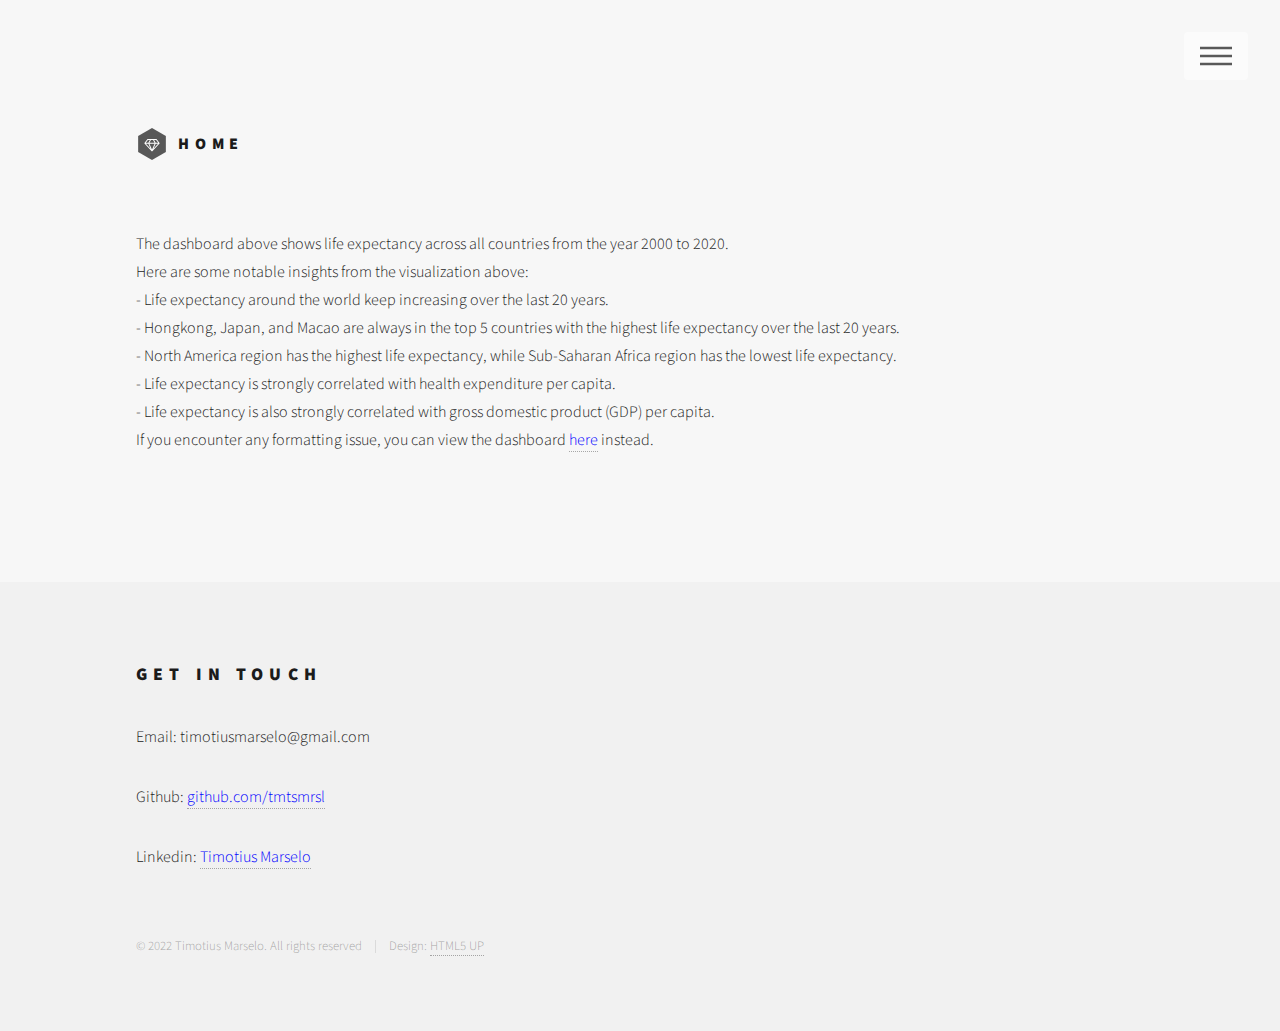
<file: project01.html>
<!DOCTYPE HTML>
<!--
	Phantom by HTML5 UP
	html5up.net | @ajlkn
	Free for personal and commercial use under the CCA 3.0 license (html5up.net/license)
-->
<html>
	<head>
		<title>Life Expectancy Around the World (Tableau)</title>
		<meta charset="utf-8" />
		<meta name="viewport" content="width=device-width, initial-scale=1, user-scalable=no" />
		<link rel="stylesheet" href="assets/css/main.css" />
		<noscript><link rel="stylesheet" href="assets/css/noscript.css" /></noscript>
	</head>
	<body class="is-preload">
		<!-- Wrapper -->
			<div id="wrapper">

				<!-- Header -->
					<header id="header">
						<div class="inner">

							<!-- Logo -->
								<a href="index.html" class="logo">
									<span class="symbol"><img src="images/logo.svg" alt="" /></span><span class="title">Home</span>
								</a>

							<!-- Nav -->
								<nav>
									<ul>
										<li><a href="#menu">Menu</a></li>
									</ul>
								</nav>

						</div>
					</header>

				<!-- Menu -->
					<nav id="menu">
						<h2>Menu</h2>
						<ul>
							<li><a href="index.html">Home</a></li>
							<li><a href="stats_tm_docs.html">stats_tm Package Documentation</a></li>
							<li><a href="project05.html">Trending YouTube Videos in Indonesia (2022)</a></li>
							<li><a href="project04.html">Food Inflation and Wage Growth in Indonesia (SQL and R)</a></li>
							<li><a href="project03.html">Gender Equality in Indonesia</a></li>
							<li><a href="project02.html">Popular Languages for Data Professionals</a></li>
							<li><a href="project01.html">Life Expectancy Around the World (Tableau)</a></li>
						</ul>
					</nav>

				<!-- Main -->
					<div id="main">
						<div class="inner">
							<div class='tableauPlaceholder' id='viz1658058309532' style='position: relative'><noscript><a href='#'><img alt='Life Expectancy Around the World ' src='https:&#47;&#47;public.tableau.com&#47;static&#47;images&#47;LE&#47;LEFinal2&#47;Dashboard&#47;1_rss.png' style='border: none' /></a></noscript><object class='tableauViz'  style='display:none;'><param name='host_url' value='https%3A%2F%2Fpublic.tableau.com%2F' /> <param name='embed_code_version' value='3' /> <param name='site_root' value='' /><param name='name' value='LEFinal2&#47;Dashboard' /><param name='tabs' value='no' /><param name='toolbar' value='yes' /><param name='static_image' value='https:&#47;&#47;public.tableau.com&#47;static&#47;images&#47;LE&#47;LEFinal2&#47;Dashboard&#47;1.png' /> <param name='animate_transition' value='yes' /><param name='display_static_image' value='yes' /><param name='display_spinner' value='yes' /><param name='display_overlay' value='yes' /><param name='display_count' value='yes' /><param name='language' value='en-US' /></object></div>                <script type='text/javascript'>                    var divElement = document.getElementById('viz1658058309532');                    var vizElement = divElement.getElementsByTagName('object')[0];                    if ( divElement.offsetWidth > 800 ) { vizElement.style.width='100%';vizElement.style.height=(divElement.offsetWidth*0.75)+'px';} else if ( divElement.offsetWidth > 500 ) { vizElement.style.width='100%';vizElement.style.height=(divElement.offsetWidth*0.75)+'px';} else { vizElement.style.width='100%';vizElement.style.height='2027px';}                     var scriptElement = document.createElement('script');                    scriptElement.src = 'https://public.tableau.com/javascripts/api/viz_v1.js';                    vizElement.parentNode.insertBefore(scriptElement, vizElement);                </script>
							<p>
							<br>The dashboard above shows life expectancy across all countries from the year 2000 to 2020.
							<br>Here are some notable insights from the visualization above:
							<br>- Life expectancy around the world keep increasing over the last 20 years.
							<br>- Hongkong, Japan, and Macao are always in the top 5 countries with the highest life expectancy over the last 20 years.
							<br>- North America region has the highest life expectancy, while Sub-Saharan Africa region has the lowest life expectancy.
							<br>- Life expectancy is strongly correlated with health expenditure per capita.
							<br>- Life expectancy is also strongly correlated with gross domestic product (GDP) per capita.
							<br>If you encounter any formatting issue, you can view the dashboard <a href="https://public.tableau.com/views/LifeExpectancyFinal_16580431528610/Dashboard?:display_count=n&:origin=viz_share_link" style="color:blue;">here</a> instead.
							</p>
						</div>
					</div>
					
				<!-- Footer -->
				<footer id="footer">
					<div class="inner">
						<section>
							<h2>Get in touch</h2>
							<p>Email: timotiusmarselo@gmail.com</p>
							<p>Github: <a href="https://github.com/tmtsmrsl" style="color:blue;">github.com/tmtsmrsl</a></p>
							<p>Linkedin: <a href="https://www.linkedin.com/in/timotius-marselo/" style="color:blue;">Timotius Marselo</a></p>
						</section>
						<ul class="copyright">
							<li>&copy; 2022 Timotius Marselo. All rights reserved</li><li>Design: <a href="http://html5up.net">HTML5 UP</a></li>
						</ul>
					</div>
				</footer>

		</div>

	<!-- Scripts -->
		<script src="assets/js/jquery.min.js"></script>
		<script src="assets/js/browser.min.js"></script>
		<script src="assets/js/breakpoints.min.js"></script>
		<script src="assets/js/util.js"></script>
		<script src="assets/js/main.js"></script>
	</body>
</html>
</file>
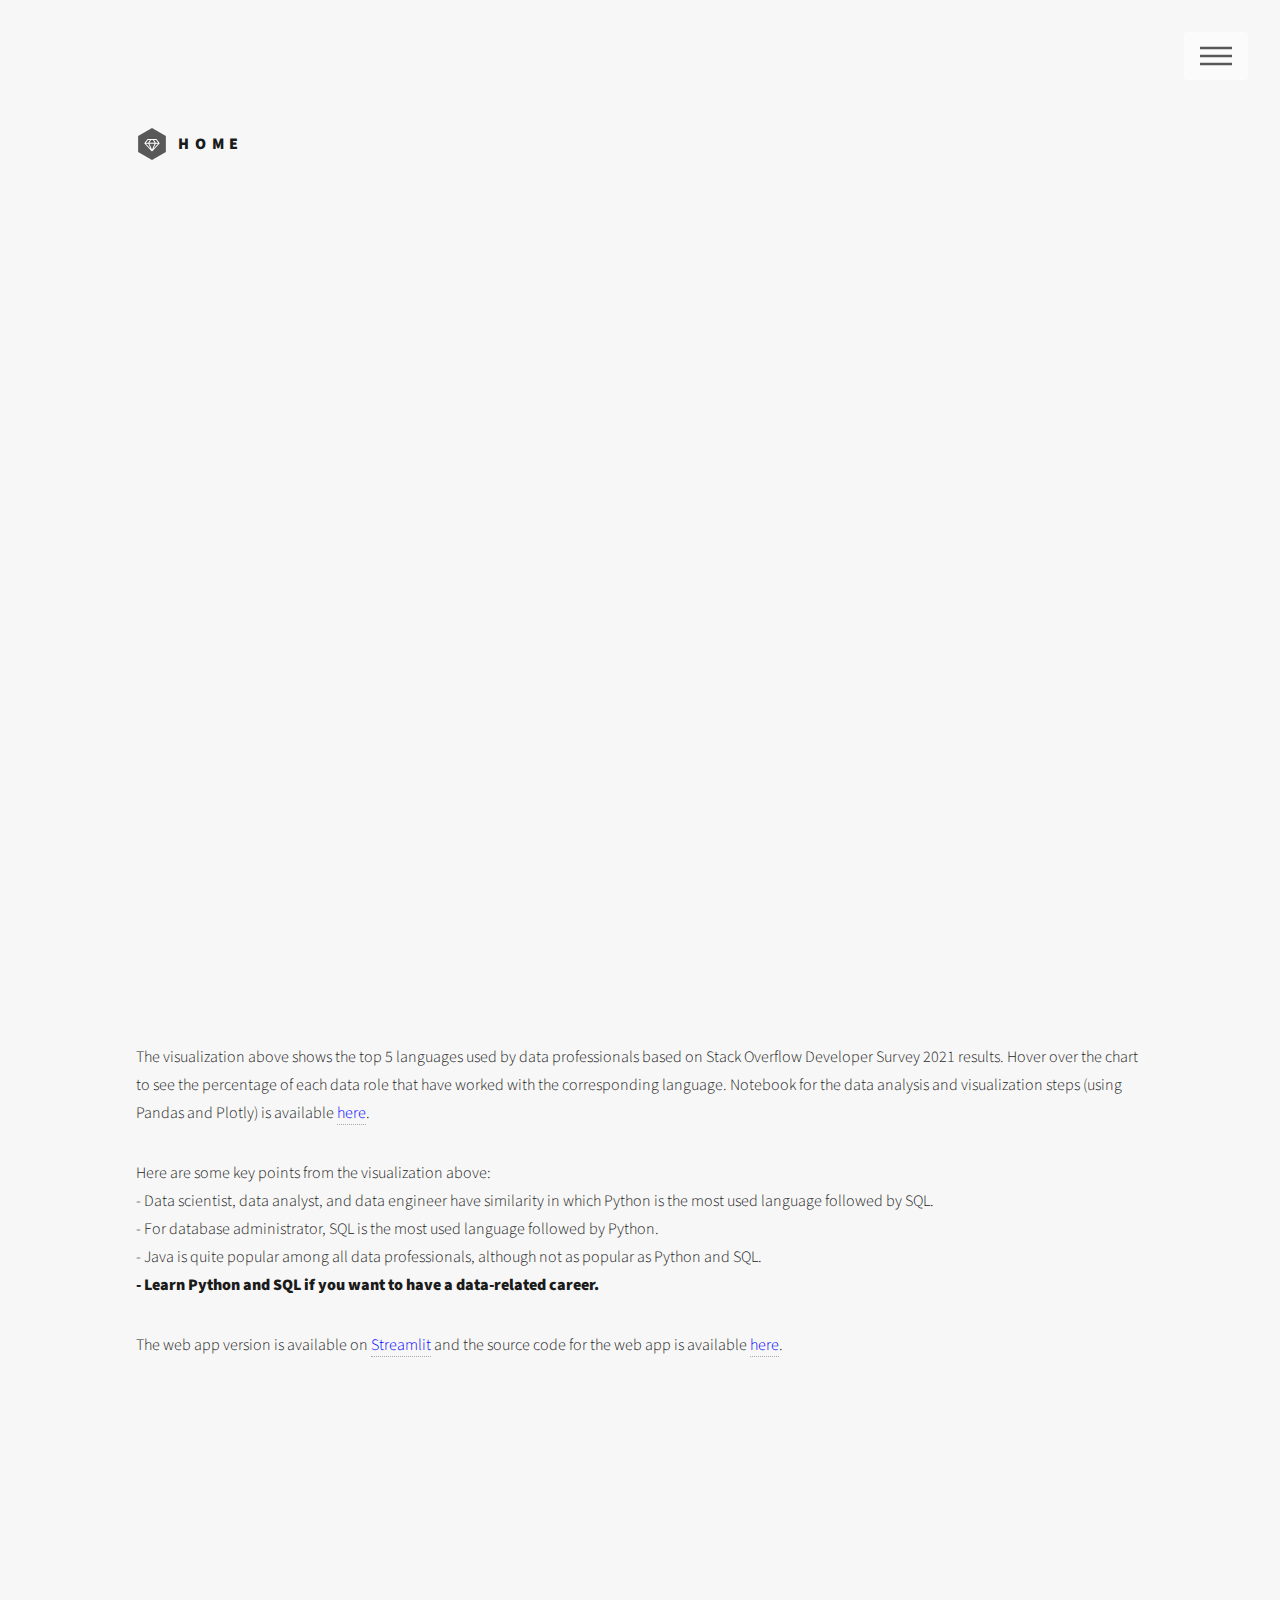
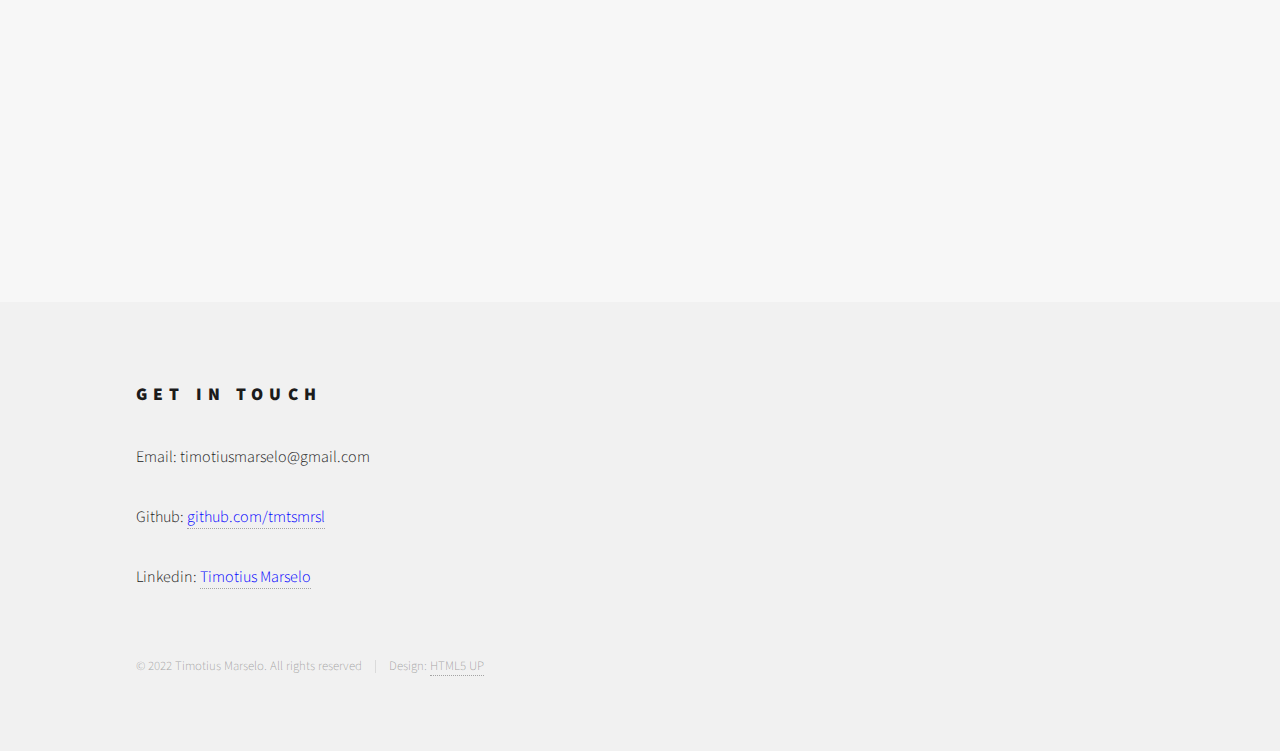
<file: project02.html>
<!DOCTYPE HTML>
<!--
	Phantom by HTML5 UP
	html5up.net | @ajlkn
	Free for personal and commercial use under the CCA 3.0 license (html5up.net/license)
-->
<html>
	<head>
		<title>Popular Languages for Data Professionals</title>
		<meta charset="utf-8" />
		<meta name="viewport" content="width=device-width, initial-scale=1, user-scalable=no" />
		<link rel="stylesheet" href="assets/css/main.css" />
		<noscript><link rel="stylesheet" href="assets/css/noscript.css" /></noscript>
	</head>
	<body class="is-preload">
		<!-- Wrapper -->
			<div id="wrapper">

				<!-- Header -->
					<header id="header">
						<div class="inner">

							<!-- Logo -->
								<a href="index.html" class="logo">
									<span class="symbol"><img src="images/logo.svg" alt="" /></span><span class="title">Home</span>
								</a>

							<!-- Nav -->
								<nav>
									<ul>
										<li><a href="#menu">Menu</a></li>
									</ul>
								</nav>

						</div>
					</header>

				<!-- Menu -->
					<nav id="menu">
						<h2>Menu</h2>
						<ul>
							<li><a href="index.html">Home</a></li>
							<li><a href="stats_tm_docs.html">stats_tm Package Documentation</a></li>
							<li><a href="project05.html">Trending YouTube Videos in Indonesia (2022)</a></li>
							<li><a href="project04.html">Food Inflation and Wage Growth in Indonesia (SQL and R)</a></li>
							<li><a href="project03.html">Gender Equality in Indonesia</a></li>
							<li><a href="project02.html">Popular Languages for Data Professionals</a></li>
							<li><a href="project01.html">Life Expectancy Around the World (Tableau)</a></li>
						</ul>
					</nav>

				<!-- Main -->
					<div id="main">
						<div class="inner">
							<p align="center">
							<iframe width="1000" height="800" frameborder="0" scrolling="no" src="//plotly.com/~tmtsmrsl/3.embed?showlink=false"></iframe>
							</p>
							<p> The visualization above shows the top 5 languages used by data professionals based on Stack Overflow Developer Survey 2021 results. Hover over the chart to see the percentage of each data role that have worked with the corresponding language. Notebook for the data analysis and visualization steps (using Pandas and Plotly) is available <a href=https://nbviewer.org/github/tmtsmrsl/popular_languages/blob/main/popular_language.ipynb# style="color:blue;">here</a>.
							</p>
							<p> Here are some key points from the visualization above:
							<br> - Data scientist, data analyst, and data engineer have similarity in which Python is the most used language followed by SQL.
							<br> - For database administrator, SQL is the most used language followed by Python.
							<br> - Java is quite popular among all data professionals, although not as popular as Python and SQL.
							<br><b> - Learn Python and SQL if you want to have a data-related career.</b>
							</p>
							<p> The web app version is available on <a href=https://tmtsmrsl-popular-languages-streamlitpopular-language-7pmx0y.streamlitapp.com/ style="color:blue;">Streamlit</a> and the source code for the web app is available <a href=https://github.com/tmtsmrsl/popular_languages/blob/main/streamlit/popular_language.py style="color:blue;">here</a>.
							<iframe width="640" height="406" src="https://www.youtube.com/embed/QZoGSjGzqpE" title="YouTube video player" frameborder="0" allow="accelerometer; autoplay; clipboard-write; encrypted-media; gyroscope; picture-in-picture" allowfullscreen></iframe>
							</p>
						</div>
					</div>
					
				<!-- Footer -->
				<footer id="footer">
					<div class="inner">
						<section>
							<h2>Get in touch</h2>
							<p>Email: timotiusmarselo@gmail.com</p>
							<p>Github: <a href="https://github.com/tmtsmrsl" style="color:blue;">github.com/tmtsmrsl</a></p>
							<p>Linkedin: <a href="https://www.linkedin.com/in/timotius-marselo/" style="color:blue;">Timotius Marselo</a></p>
						</section>
						<ul class="copyright">
							<li>&copy; 2022 Timotius Marselo. All rights reserved</li><li>Design: <a href="http://html5up.net">HTML5 UP</a></li>
						</ul>
					</div>
				</footer>

		</div>

	<!-- Scripts -->
		<script src="assets/js/jquery.min.js"></script>
		<script src="assets/js/browser.min.js"></script>
		<script src="assets/js/breakpoints.min.js"></script>
		<script src="assets/js/util.js"></script>
		<script src="assets/js/main.js"></script>
	</body>
</html>
</file>
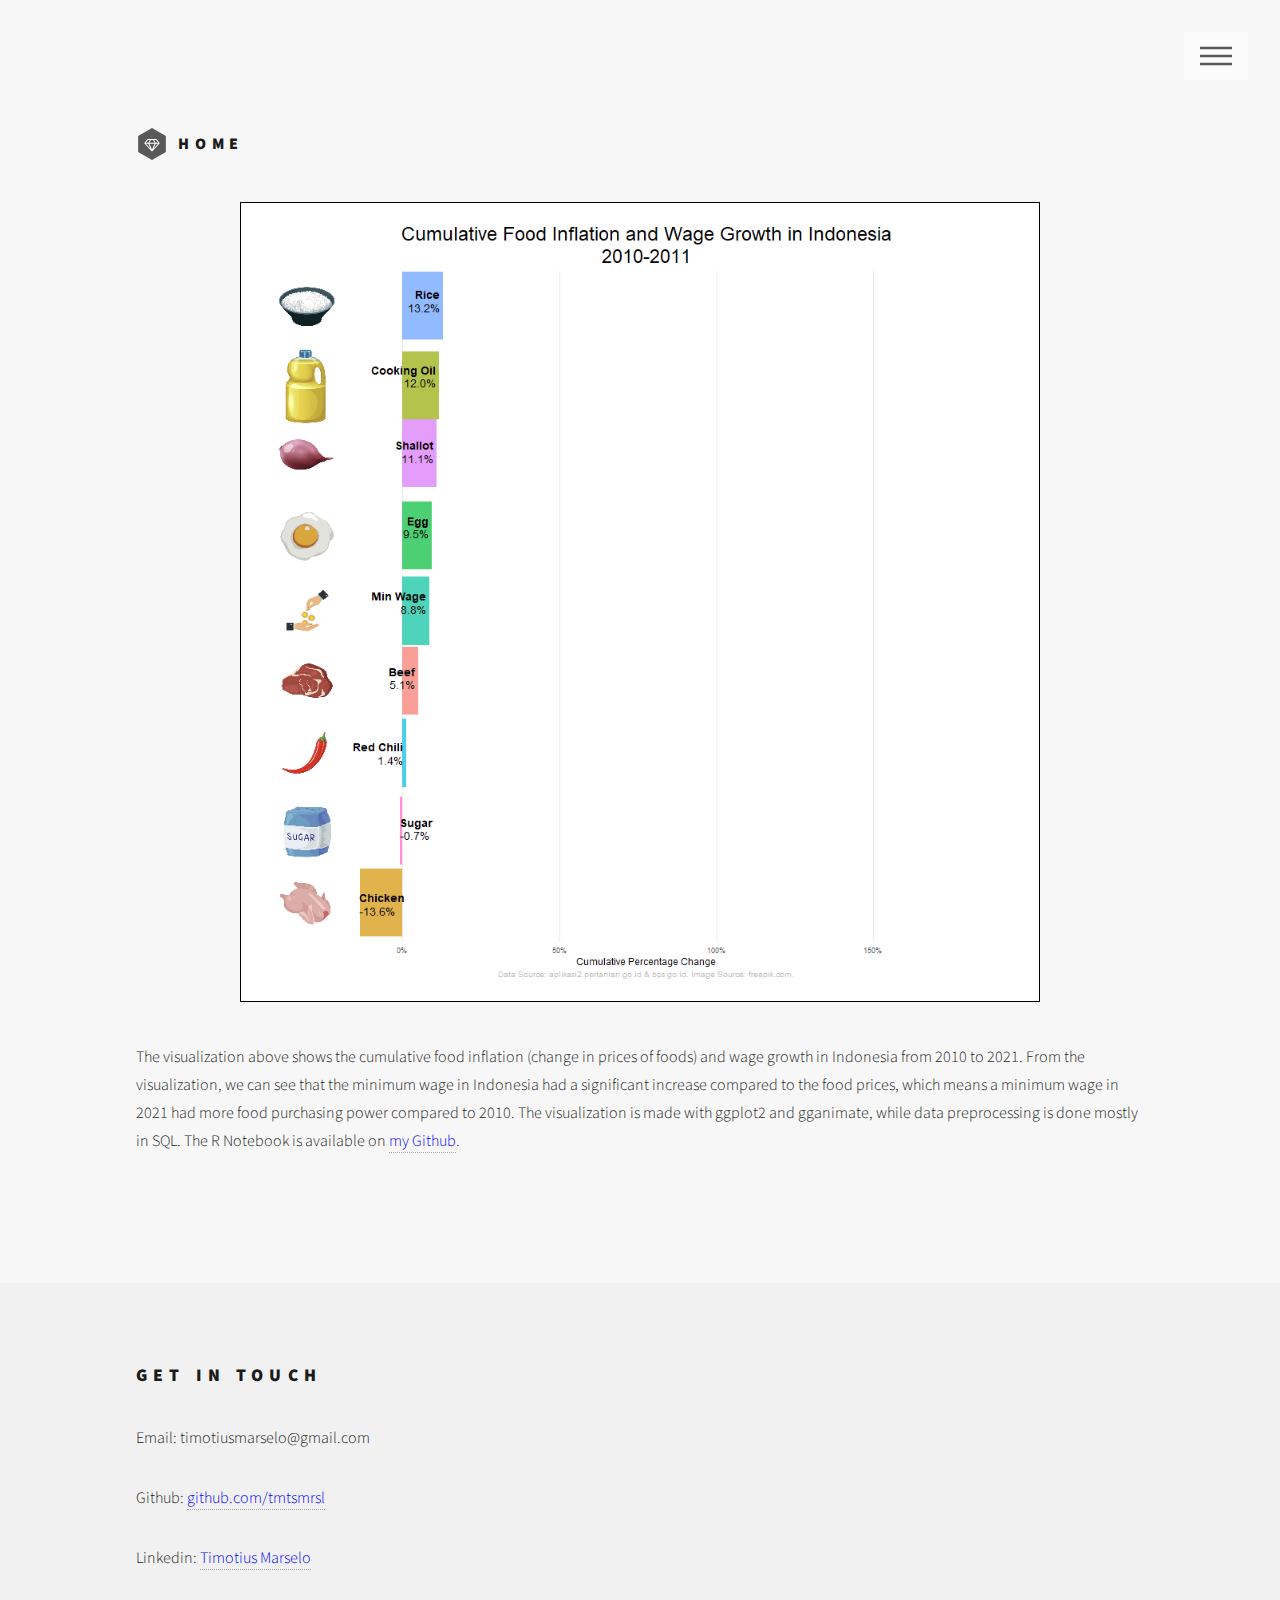
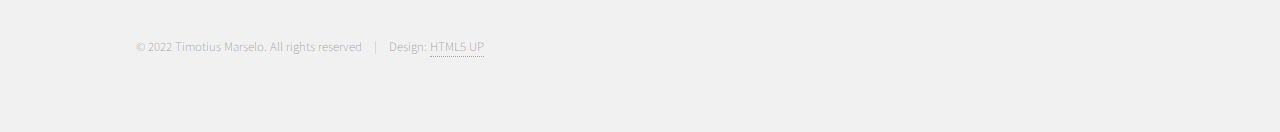
<file: project04.html>
<!DOCTYPE HTML>
<!--
	Phantom by HTML5 UP
	html5up.net | @ajlkn
	Free for personal and commercial use under the CCA 3.0 license (html5up.net/license)
-->
<html>
	<head>
		<title>Food Inflation and Wage Growth in Indonesia</title>
		<meta charset="utf-8" />
		<meta name="viewport" content="width=device-width, initial-scale=1, user-scalable=no" />
		<link rel="stylesheet" href="assets/css/main.css" />
		<noscript><link rel="stylesheet" href="assets/css/noscript.css" /></noscript>
	</head>
	<body class="is-preload">
		<!-- Wrapper -->
			<div id="wrapper">

				<!-- Header -->
					<header id="header">
						<div class="inner">

							<!-- Logo -->
								<a href="index.html" class="logo">
									<span class="symbol"><img src="images/logo.svg" alt="" /></span><span class="title">Home</span>
								</a>

							<!-- Nav -->
								<nav>
									<ul>
										<li><a href="#menu">Menu</a></li>
									</ul>
								</nav>

						</div>
					</header>

				<!-- Menu -->
					<nav id="menu">
						<h2>Menu</h2>
						<ul>
							<li><a href="index.html">Home</a></li>
							<li><a href="stats_tm_docs.html">stats_tm Package Documentation</a></li>
							<li><a href="project05.html">Trending YouTube Videos in Indonesia (2022)</a></li>
							<li><a href="project04.html">Food Inflation and Wage Growth in Indonesia (SQL and R)</a></li>
							<li><a href="project03.html">Gender Equality in Indonesia</a></li>
							<li><a href="project02.html">Popular Languages for Data Professionals</a></li>
							<li><a href="project01.html">Life Expectancy Around the World (Tableau)</a></li>
						</ul>
					</nav>

				<!-- Main -->
					<div id="main">
						<div class="inner">
							<p align="center">
								<img style="border:1px solid black;" src="images/food_wage.gif" alt="Food Inflation and Wage Growth Bar Chart" width="800" height="800" style="margin: 0px 20px 0px 20px;" >
							<p> The visualization above shows the cumulative food inflation (change in prices of foods) and wage growth in Indonesia from 2010 to 2021. From the visualization, we can see that the minimum wage in Indonesia had a significant increase compared to the food prices, which means a minimum wage in 2021 had more food purchasing power compared to 2010. The visualization is made with ggplot2 and gganimate, while data preprocessing is done mostly in SQL. The R Notebook is available on <a href=https://github.com/tmtsmrsl/FoodInflationAndWageGrowth style="color:blue;">my Github</a>.
							</p>
						</div>
					</div>
					
				<!-- Footer -->
				<footer id="footer">
					<div class="inner">
						<section>
							<h2>Get in touch</h2>
							<p>Email: timotiusmarselo@gmail.com</p>
							<p>Github: <a href="https://github.com/tmtsmrsl" style="color:blue;">github.com/tmtsmrsl</a></p>
							<p>Linkedin: <a href="https://www.linkedin.com/in/timotius-marselo/" style="color:blue;">Timotius Marselo</a></p>
						</section>
						<ul class="copyright">
							<li>&copy; 2022 Timotius Marselo. All rights reserved</li><li>Design: <a href="http://html5up.net">HTML5 UP</a></li>
						</ul>
					</div>
				</footer>

		</div>

	<!-- Scripts -->
		<script src="assets/js/jquery.min.js"></script>
		<script src="assets/js/browser.min.js"></script>
		<script src="assets/js/breakpoints.min.js"></script>
		<script src="assets/js/util.js"></script>
		<script src="assets/js/main.js"></script>
	</body>
</html>
</file>
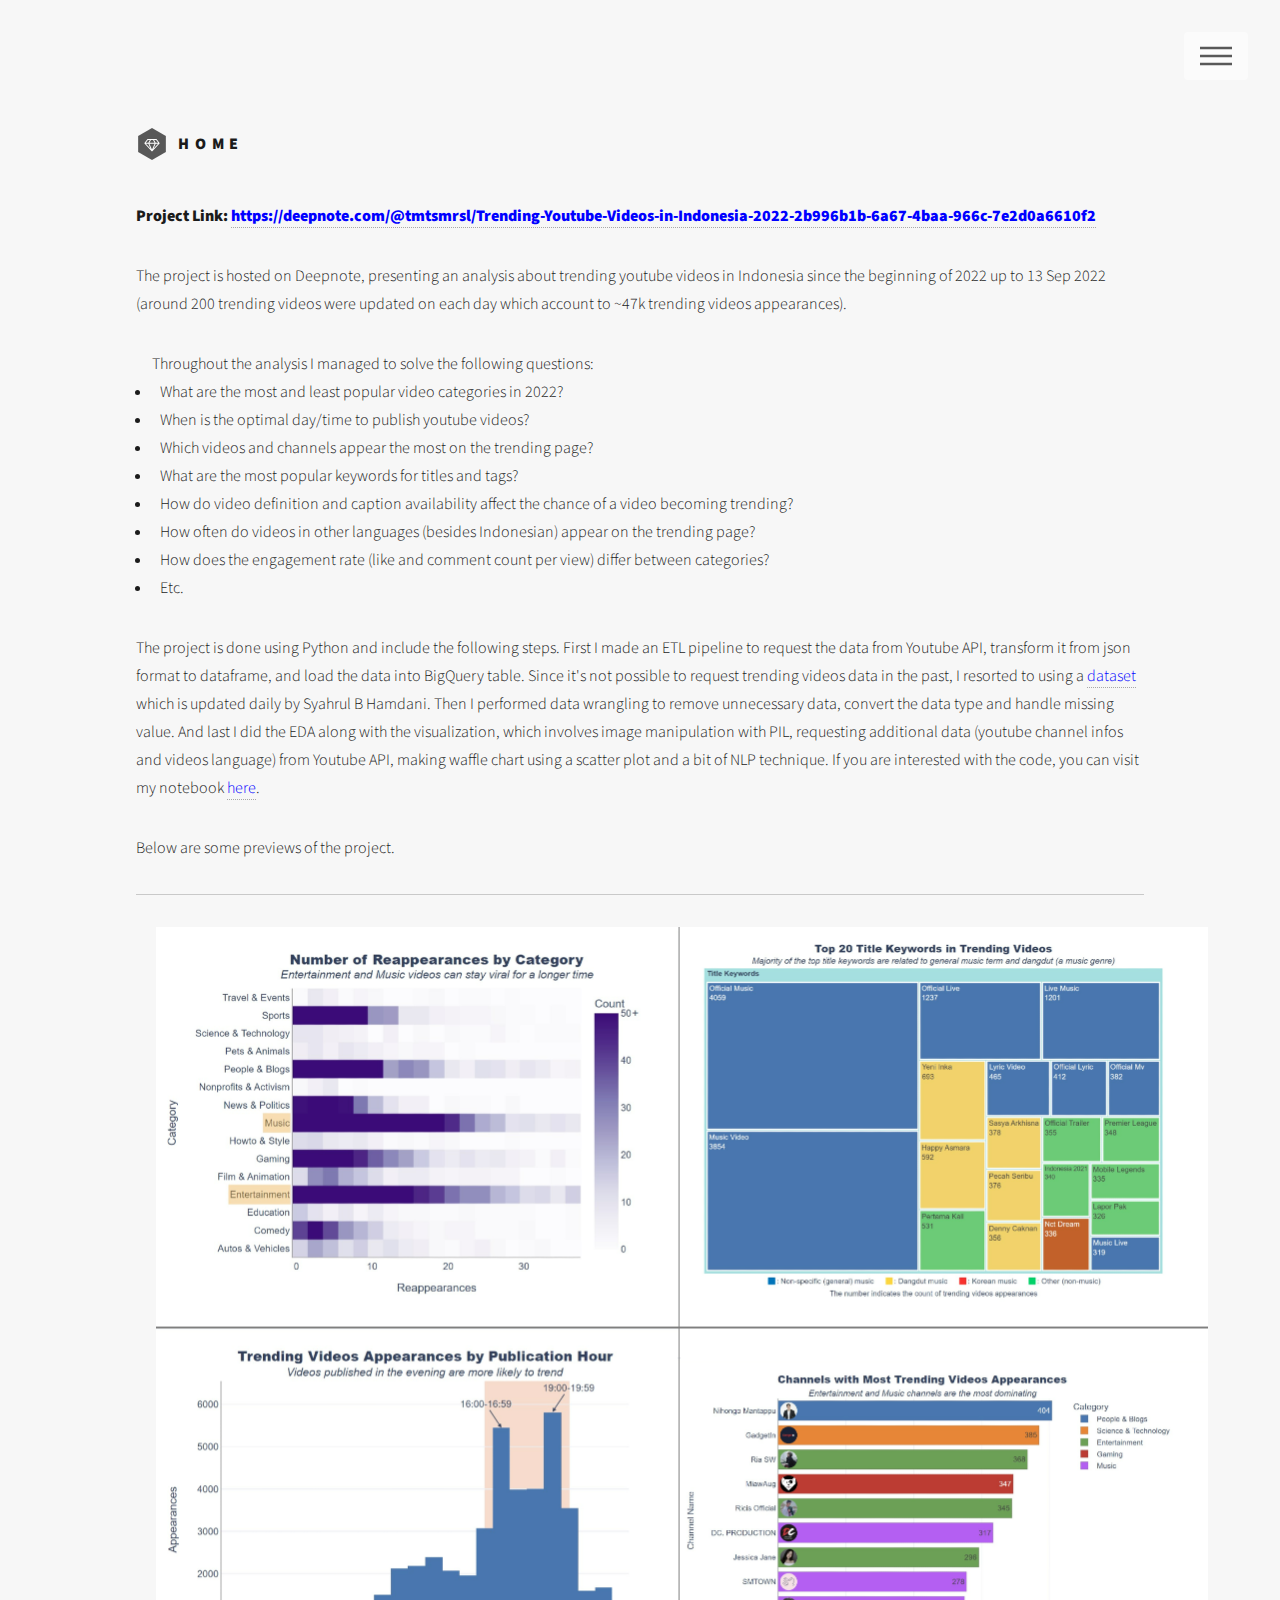
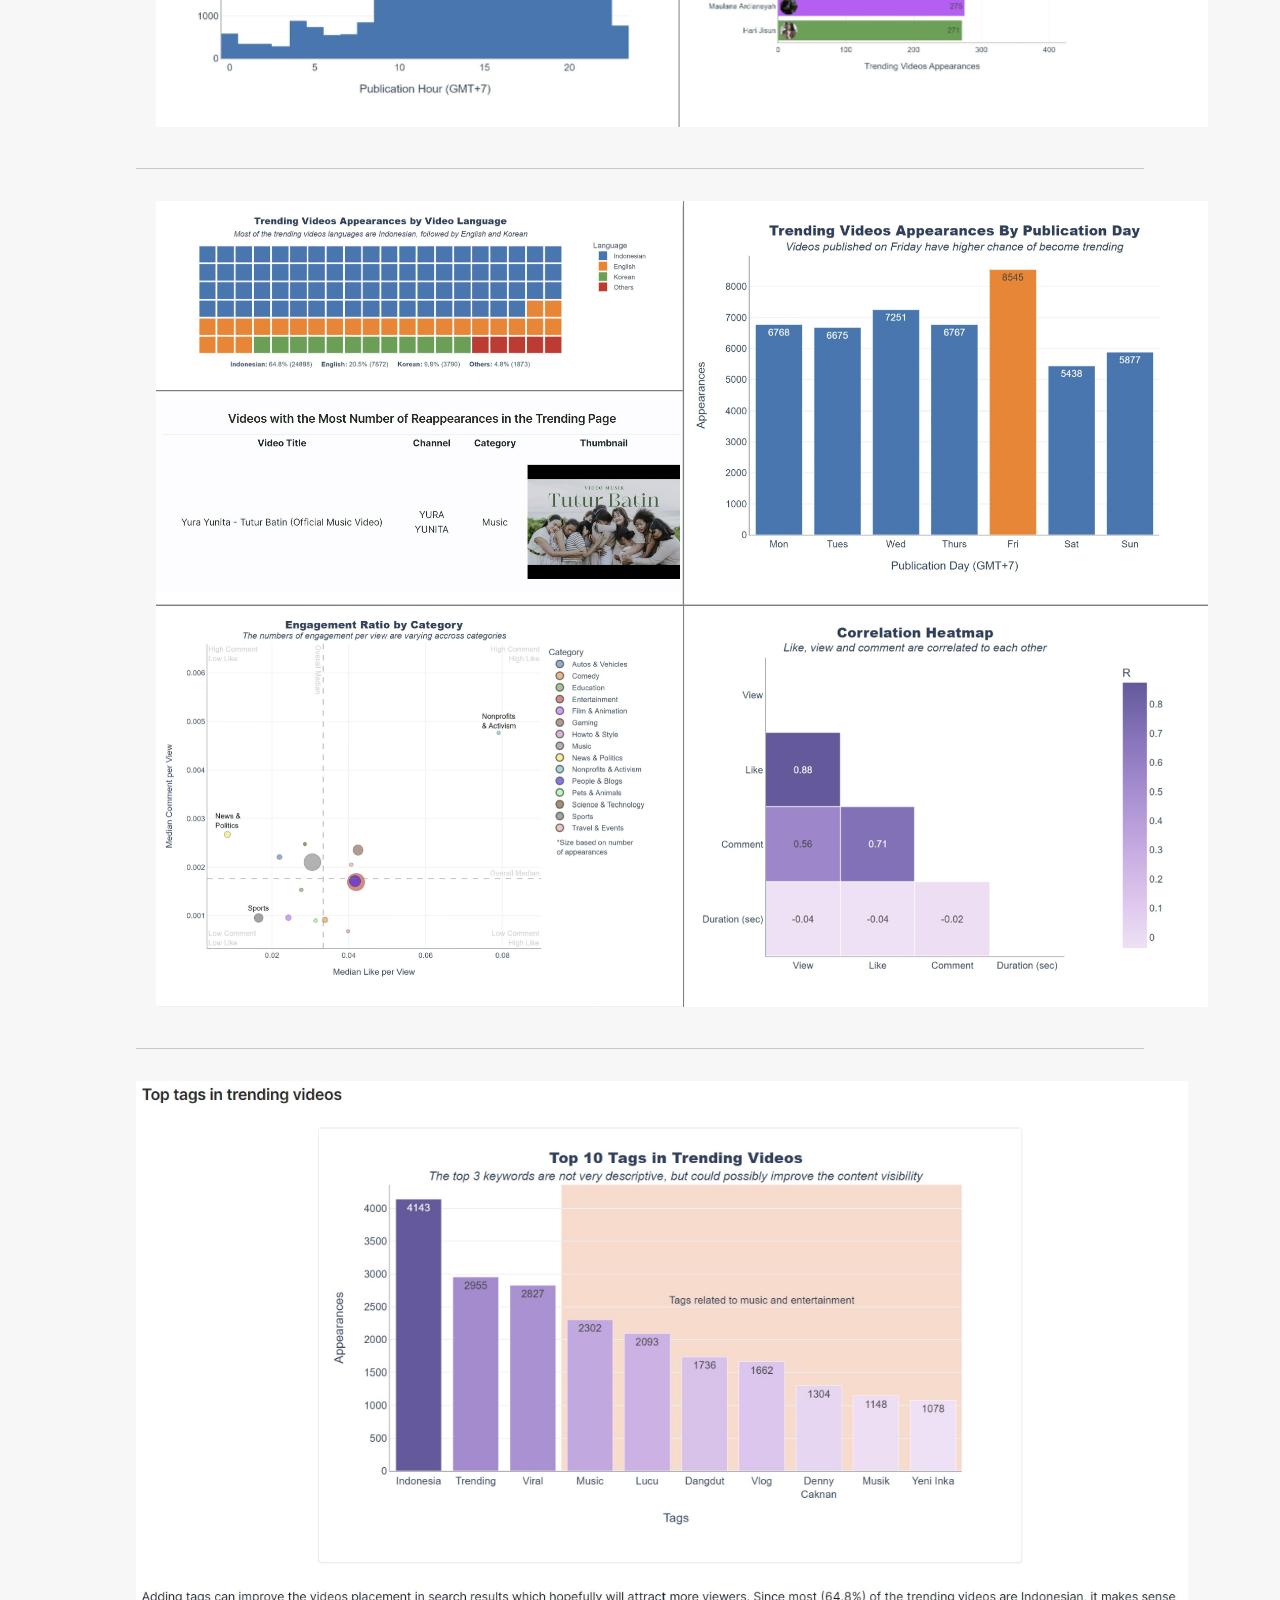
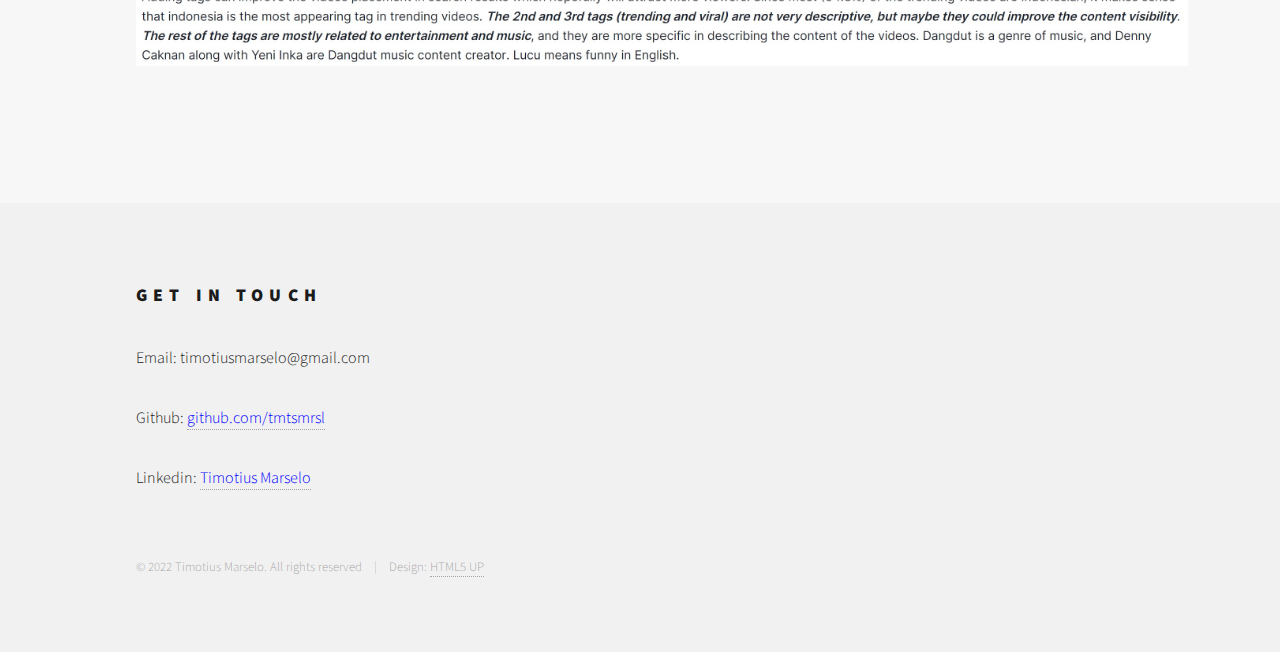
<file: project05.html>
<!DOCTYPE HTML>
<!--
	Phantom by HTML5 UP
	html5up.net | @ajlkn
	Free for personal and commercial use under the CCA 3.0 license (html5up.net/license)
-->
<html>
	<head>
		<title>Trending YouTube Videos in Indonesia (2022)</title>
		<meta charset="utf-8" />
		<meta name="viewport" content="width=device-width, initial-scale=1, user-scalable=no" />
		<link rel="stylesheet" href="assets/css/main.css" />
		<noscript><link rel="stylesheet" href="assets/css/noscript.css" /></noscript>
	</head>
	<body class="is-preload">
		<!-- Wrapper -->
			<div id="wrapper">

				<!-- Header -->
					<header id="header">
						<div class="inner">

							<!-- Logo -->
								<a href="index.html" class="logo">
									<span class="symbol"><img src="images/logo.svg" alt="" /></span><span class="title">Home</span>
								</a>

							<!-- Nav -->
								<nav>
									<ul>
										<li><a href="#menu">Menu</a></li>
									</ul>
								</nav>

						</div>
					</header>

				<!-- Menu -->
					<nav id="menu">
						<h2>Menu</h2>
						<ul>
							<li><a href="index.html">Home</a></li>
							<li><a href="stats_tm_docs.html">stats_tm Package Documentation</a></li>
							<li><a href="project05.html">Trending YouTube Videos in Indonesia (2022)</a></li>
							<li><a href="project04.html">Food Inflation and Wage Growth in Indonesia (SQL and R)</a></li>
							<li><a href="project03.html">Gender Equality in Indonesia</a></li>
							<li><a href="project02.html">Popular Languages for Data Professionals</a></li>
							<li><a href="project01.html">Life Expectancy Around the World (Tableau)</a></li>
						</ul>
					</nav>

				<!-- Main -->
					<div id="main">
						<div class="inner">
							<p> <b>Project Link: <a href=https://deepnote.com/@tmtsmrsl/Trending-Youtube-Videos-in-Indonesia-2022-2b996b1b-6a67-4baa-966c-7e2d0a6610f2 style="color:blue;">https://deepnote.com/@tmtsmrsl/Trending-Youtube-Videos-in-Indonesia-2022-2b996b1b-6a67-4baa-966c-7e2d0a6610f2</a></b>
							</p>
							<p> The project is hosted on Deepnote, presenting an analysis about trending youtube videos in Indonesia since the beginning of 2022 up to 13 Sep 2022 (around 200 trending videos were updated on each day which account to ~47k trending videos appearances). 
							<ul>
							Throughout the analysis I managed to solve the following questions:
							<li>What are the most and least popular video categories in 2022?</li>
							<li>When is the optimal day/time to publish youtube videos?</li>
							<li>Which videos and channels appear the most on the trending page?</li>
							<li>What are the most popular keywords for titles and tags?</li>
							<li>How do video definition and caption availability affect the chance of a video becoming trending?</li>
							<li>How often do videos in other languages (besides Indonesian) appear on the trending page?</li>
							<li>How does the engagement rate (like and comment count per view) differ between categories?</li>
							<li>Etc.</li>
							</ul>
							</p>
							<p>The project is done using Python and include the following steps. First I made an ETL pipeline to request the data from Youtube API, transform it from json format to dataframe, and load the data into BigQuery table. Since it's not possible to request trending videos data in the past, I resorted to using a <a href=https://www.kaggle.com/datasets/syahrulhamdani/indonesias-trending-youtube-video-statistics style="color:blue;">dataset</a> which is updated daily by Syahrul B Hamdani. Then I performed data wrangling to remove unnecessary data, convert the data type and handle missing value. And last I did the EDA along with the visualization, which involves image manipulation with PIL, requesting additional data (youtube channel infos and videos language) from Youtube API, making waffle chart using a scatter plot and a bit of NLP technique. If you are interested with the code, you can visit my notebook <a href=https://deepnote.com/workspace/datascience-d6c9-c207135c-4160-4f0c-81dc-c822e8fdd43e/project/Trending-Youtube-Videos-in-Indonesia-2022-2b996b1b-6a67-4baa-966c-7e2d0a6610f2/notebook/Trending_Youtube_Videos-5e6d070a6c5e4f59a1d9e91b71564559#1633f18521014fcb8aa589221e395c29. style="color:blue;">here</a>.
							</p>
							<p> Below are some previews of the project.</p>
							<hr>
							<p align="center">
							<img src="/images/trendingvideos2.png" alt="EDA Visualization" width="1052" height="800" style="margin: 0px 20px 0px 20px;" >
							</p>
							<hr>
							<p align="center">
							<img src="/images/trendingvideos1.png" alt="EDA Visualization" width="1052" height="806" style="margin: 0px 20px 0px 20px;" >
							</p>
							<hr>
							<p align="center">
							<img src="/images/trendingvideos3.jpg" alt="GDI Map Chart" width="1052" height="585">
							</p>
						</div>
					</div>
					
				<!-- Footer -->
				<footer id="footer">
					<div class="inner">
						<section>
							<h2>Get in touch</h2>
							<p>Email: timotiusmarselo@gmail.com</p>
							<p>Github: <a href="https://github.com/tmtsmrsl" style="color:blue;">github.com/tmtsmrsl</a></p>
							<p>Linkedin: <a href="https://www.linkedin.com/in/timotius-marselo/" style="color:blue;">Timotius Marselo</a></p>
						</section>
						<ul class="copyright">
							<li>&copy; 2022 Timotius Marselo. All rights reserved</li><li>Design: <a href="http://html5up.net">HTML5 UP</a></li>
						</ul>
					</div>
				</footer>

		</div>

	<!-- Scripts -->
		<script src="assets/js/jquery.min.js"></script>
		<script src="assets/js/browser.min.js"></script>
		<script src="assets/js/breakpoints.min.js"></script>
		<script src="assets/js/util.js"></script>
		<script src="assets/js/main.js"></script>
	</body>
</html>
</file>
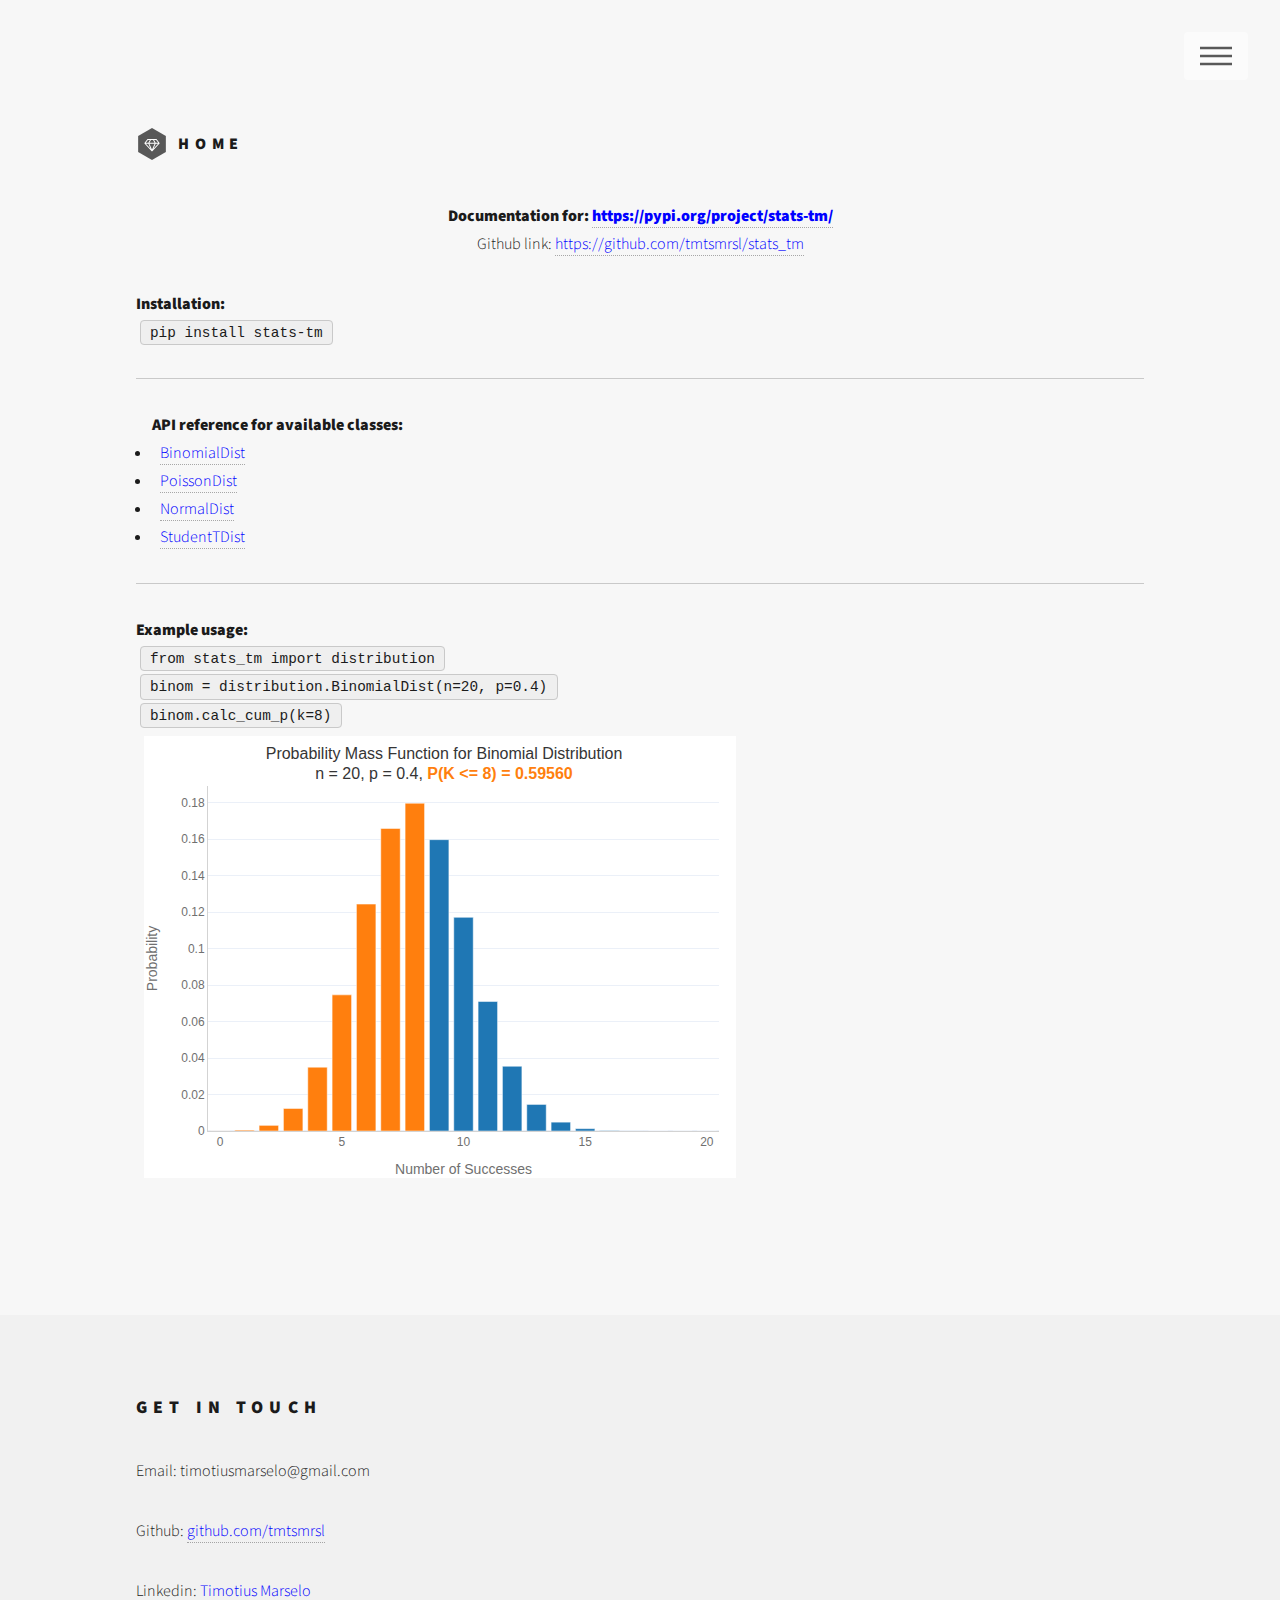
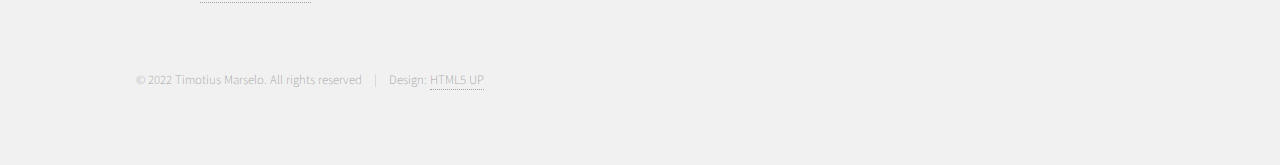
<file: stats_tm_api.html>
<!DOCTYPE HTML>
<!--
	Phantom by HTML5 UP
	html5up.net | @ajlkn
	Free for personal and commercial use under the CCA 3.0 license (html5up.net/license)
-->
<html>
	<head>
		<title>stats_tm API Reference</title>
		<meta charset="utf-8" />
		<meta name="viewport" content="width=device-width, initial-scale=1, user-scalable=no" />
		<link rel="stylesheet" href="assets/css/main.css" />
		<noscript><link rel="stylesheet" href="assets/css/noscript.css" /></noscript>

	</head>
	<body class="is-preload">
		<!-- Wrapper -->
			<div id="wrapper">

				<!-- Header -->
					<header id="header">
						<div class="inner">

							<!-- Logo -->
								<a href="index.html" class="logo">
									<span class="symbol"><img src="images/logo.svg" alt="" /></span><span class="title">Home</span>
								</a>

							<!-- Nav -->
								<nav>
									<ul>
										<li><a href="#menu">Menu</a></li>
									</ul>
								</nav>

						</div>
					</header>

				<!-- Menu -->
					<nav id="menu">
						<h2>Menu</h2>
						<ul>
							<li><a href="index.html">Home</a></li>
							<li><a href="stats_tm_api.html">stats_tm Package Documentation</a></li>
							<li><a href="project05.html">Trending YouTube Videos in Indonesia (2022)</a></li>
							<li><a href="project04.html">Food Inflation and Wage Growth in Indonesia (SQL and R)</a></li>
							<li><a href="project03.html">Gender Equality in Indonesia</a></li>
							<li><a href="project02.html">Popular Languages for Data Professionals</a></li>
							<li><a href="project01.html">Life Expectancy Around the World (Tableau)</a></li>
						</ul>
					</nav>

				<!-- Main -->
					<div id="main">
						<div class="inner">
							<p align="center"><b>Documentation for: <a href=https://pypi.org/project/stats-tm/ style="color:blue;">https://pypi.org/project/stats-tm/</a></b>
								<br>
								Github link: <a href=https://github.com/tmtsmrsl/stats_tm style="color:blue;">https://github.com/tmtsmrsl/stats_tm</a>
							</p>
							<p><b>Installation:</b>
								<br>
								<code>pip install stats-tm</code>
							</p>
							<hr>
							<p><ul><b>API reference for available classes:</b>
								<li><a href=stats_tm_api_BinomialDist.html style="color:blue;">BinomialDist</a></li>
								<li><a href=stats_tm_api_PoissonDist.html style="color:blue;">PoissonDist</a></li>
								<li><a href=stats_tm_api_NormalDist.html style="color:blue;">NormalDist</a></li>
								<li><a href=stats_tm_api_StudentTDist.html style="color:blue;">StudentTDist</a></li>
							</ul>
							</p>
							<hr>
							<p><b>Example usage:</b>
								<br>
								<code>from stats_tm import distribution</code>
								<br>
								<code>binom = distribution.BinomialDist(n=20, p=0.4)</code>
								<br>
								<code>binom.calc_cum_p(k=8)</code>
								<br>
								<iframe height="450" width="600" frameborder="0" scrolling="no" src="plotly_output\binomdist_output.html"></iframe>
							</p>
						</div>
					</div>
					
				<!-- Footer -->
				<footer id="footer">
					<div class="inner">
						<section>
							<h2>Get in touch</h2>
							<p>Email: timotiusmarselo@gmail.com</p>
							<p>Github: <a href="https://github.com/tmtsmrsl" style="color:blue;">github.com/tmtsmrsl</a></p>
							<p>Linkedin: <a href="https://www.linkedin.com/in/timotius-marselo/" style="color:blue;">Timotius Marselo</a></p>
						</section>
						<ul class="copyright">
							<li>&copy; 2022 Timotius Marselo. All rights reserved</li><li>Design: <a href="http://html5up.net">HTML5 UP</a></li>
						</ul>
					</div>
				</footer>

		</div>

	<!-- Scripts -->
		<script src="assets/js/jquery.min.js"></script>
		<script src="assets/js/browser.min.js"></script>
		<script src="assets/js/breakpoints.min.js"></script>
		<script src="assets/js/util.js"></script>
		<script src="assets/js/main.js"></script>
	</body>
</html>
</file>
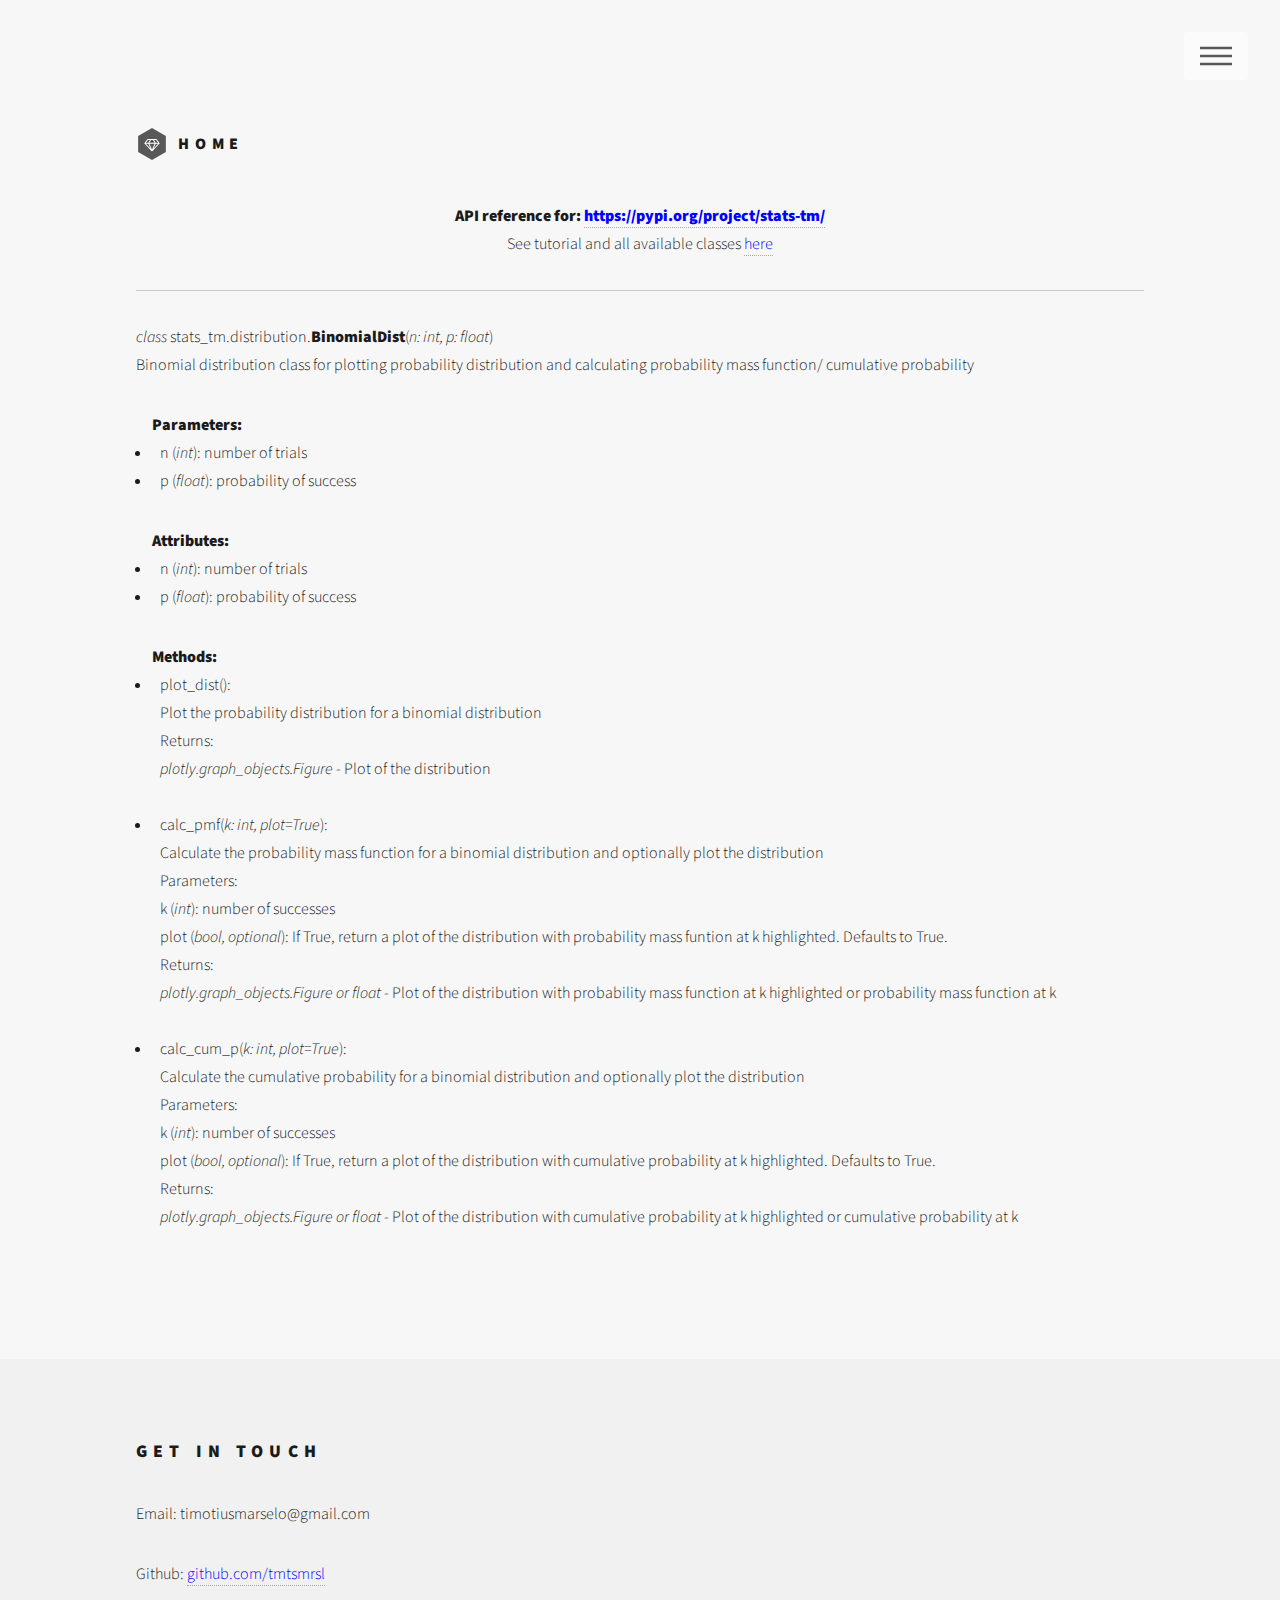
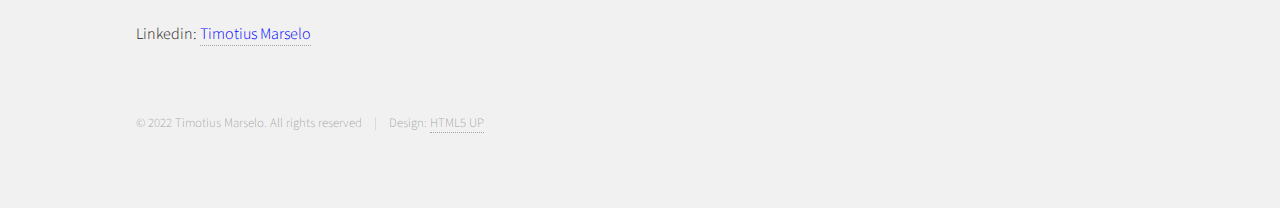
<file: stats_tm_api_BinomialDist.html>
<!DOCTYPE HTML>
<!--
	Phantom by HTML5 UP
	html5up.net | @ajlkn
	Free for personal and commercial use under the CCA 3.0 license (html5up.net/license)
-->
<html>
	<head>
		<title>stats_tm API Reference</title>
		<meta charset="utf-8" />
		<meta name="viewport" content="width=device-width, initial-scale=1, user-scalable=no" />
		<link rel="stylesheet" href="assets/css/main.css" />
		<noscript><link rel="stylesheet" href="assets/css/noscript.css" /></noscript>

	</head>
	<body class="is-preload">
		<!-- Wrapper -->
			<div id="wrapper">

				<!-- Header -->
					<header id="header">
						<div class="inner">

							<!-- Logo -->
								<a href="index.html" class="logo">
									<span class="symbol"><img src="images/logo.svg" alt="" /></span><span class="title">Home</span>
								</a>

							<!-- Nav -->
								<nav>
									<ul>
										<li><a href="#menu">Menu</a></li>
									</ul>
								</nav>

						</div>
					</header>

				<!-- Menu -->
					<nav id="menu">
						<h2>Menu</h2>
						<ul>
							<li><a href="index.html">Home</a></li>
							<li><a href="stats_tm_docs.html">stats_tm Package Documentation</a></li>
							<li><a href="project05.html">Trending YouTube Videos in Indonesia (2022)</a></li>
							<li><a href="project04.html">Food Inflation and Wage Growth in Indonesia (SQL and R)</a></li>
							<li><a href="project03.html">Gender Equality in Indonesia</a></li>
							<li><a href="project02.html">Popular Languages for Data Professionals</a></li>
							<li><a href="project01.html">Life Expectancy Around the World (Tableau)</a></li>
						</ul>
					</nav>

				<!-- Main -->
					<div id="main">
						<div class="inner">
							<p align="center"><b>API reference for: <a href=https://pypi.org/project/stats-tm/ style="color:blue;">https://pypi.org/project/stats-tm/</a></b>
								<br>
								See tutorial and all available classes <a href=stats_tm_docs.html style="color:blue;">here</a>
							</p>
							<hr>
							<p> <i>class</i> stats_tm.distribution.<b>BinomialDist</b>(<i>n: int, p: float</i>)
							<br>Binomial distribution class for plotting probability distribution and calculating probability mass function/ cumulative probability
							
							<ul><b>Parameters:</b>
								<li>n (<i>int</i>): number of trials</li>
								<li>p (<i>float</i>): probability of success</li>
								</ul>
							<ul><b>Attributes:</b>
								<li>n (<i>int</i>): number of trials</li>
								<li>p (<i>float</i>): probability of success</li>
								</ul>
							<ul><b>Methods:</b>
								<li>plot_dist():
									<br>
									Plot the probability distribution for a binomial distribution
									<br>
									Returns: 
									<br>
									<i>plotly.graph_objects.Figure</i> - Plot of the distribution
								</li>
								<br>
								<li>calc_pmf(<i>k: int, plot=True</i>):
									<br>
									Calculate the probability mass function for a binomial distribution and optionally plot the distribution
									<br>
									Parameters:
									<br>
									k (<i>int</i>): number of successes
									<br>
									plot (<i>bool, optional</i>): If True, return a plot of the distribution with probability mass funtion at k highlighted. Defaults to True.
									<br>
									Returns:
									<br>
										<i>plotly.graph_objects.Figure or float</i> -  Plot of the distribution with probability mass function at k highlighted or probability mass function at k
								</li>
								<br>
								<li>calc_cum_p(<i>k: int, plot=True</i>):
									<br>
									Calculate the cumulative probability for a binomial distribution and optionally plot the distribution
									<br>
									Parameters:
									<br>
									k (<i>int</i>): number of successes
									<br>
									plot (<i>bool, optional</i>): If True, return a plot of the distribution with cumulative probability at k highlighted. Defaults to True.
									<br>
									Returns:
									<br>
										<i>plotly.graph_objects.Figure or float</i> -  Plot of the distribution with cumulative probability at k highlighted or cumulative probability at k
								</li>
								</ul>
							
						</div>
					</div>
					
				<!-- Footer -->
				<footer id="footer">
					<div class="inner">
						<section>
							<h2>Get in touch</h2>
							<p>Email: timotiusmarselo@gmail.com</p>
							<p>Github: <a href="https://github.com/tmtsmrsl" style="color:blue;">github.com/tmtsmrsl</a></p>
							<p>Linkedin: <a href="https://www.linkedin.com/in/timotius-marselo/" style="color:blue;">Timotius Marselo</a></p>
						</section>
						<ul class="copyright">
							<li>&copy; 2022 Timotius Marselo. All rights reserved</li><li>Design: <a href="http://html5up.net">HTML5 UP</a></li>
						</ul>
					</div>
				</footer>

		</div>

	<!-- Scripts -->
		<script src="assets/js/jquery.min.js"></script>
		<script src="assets/js/browser.min.js"></script>
		<script src="assets/js/breakpoints.min.js"></script>
		<script src="assets/js/util.js"></script>
		<script src="assets/js/main.js"></script>
	</body>
</html>
</file>
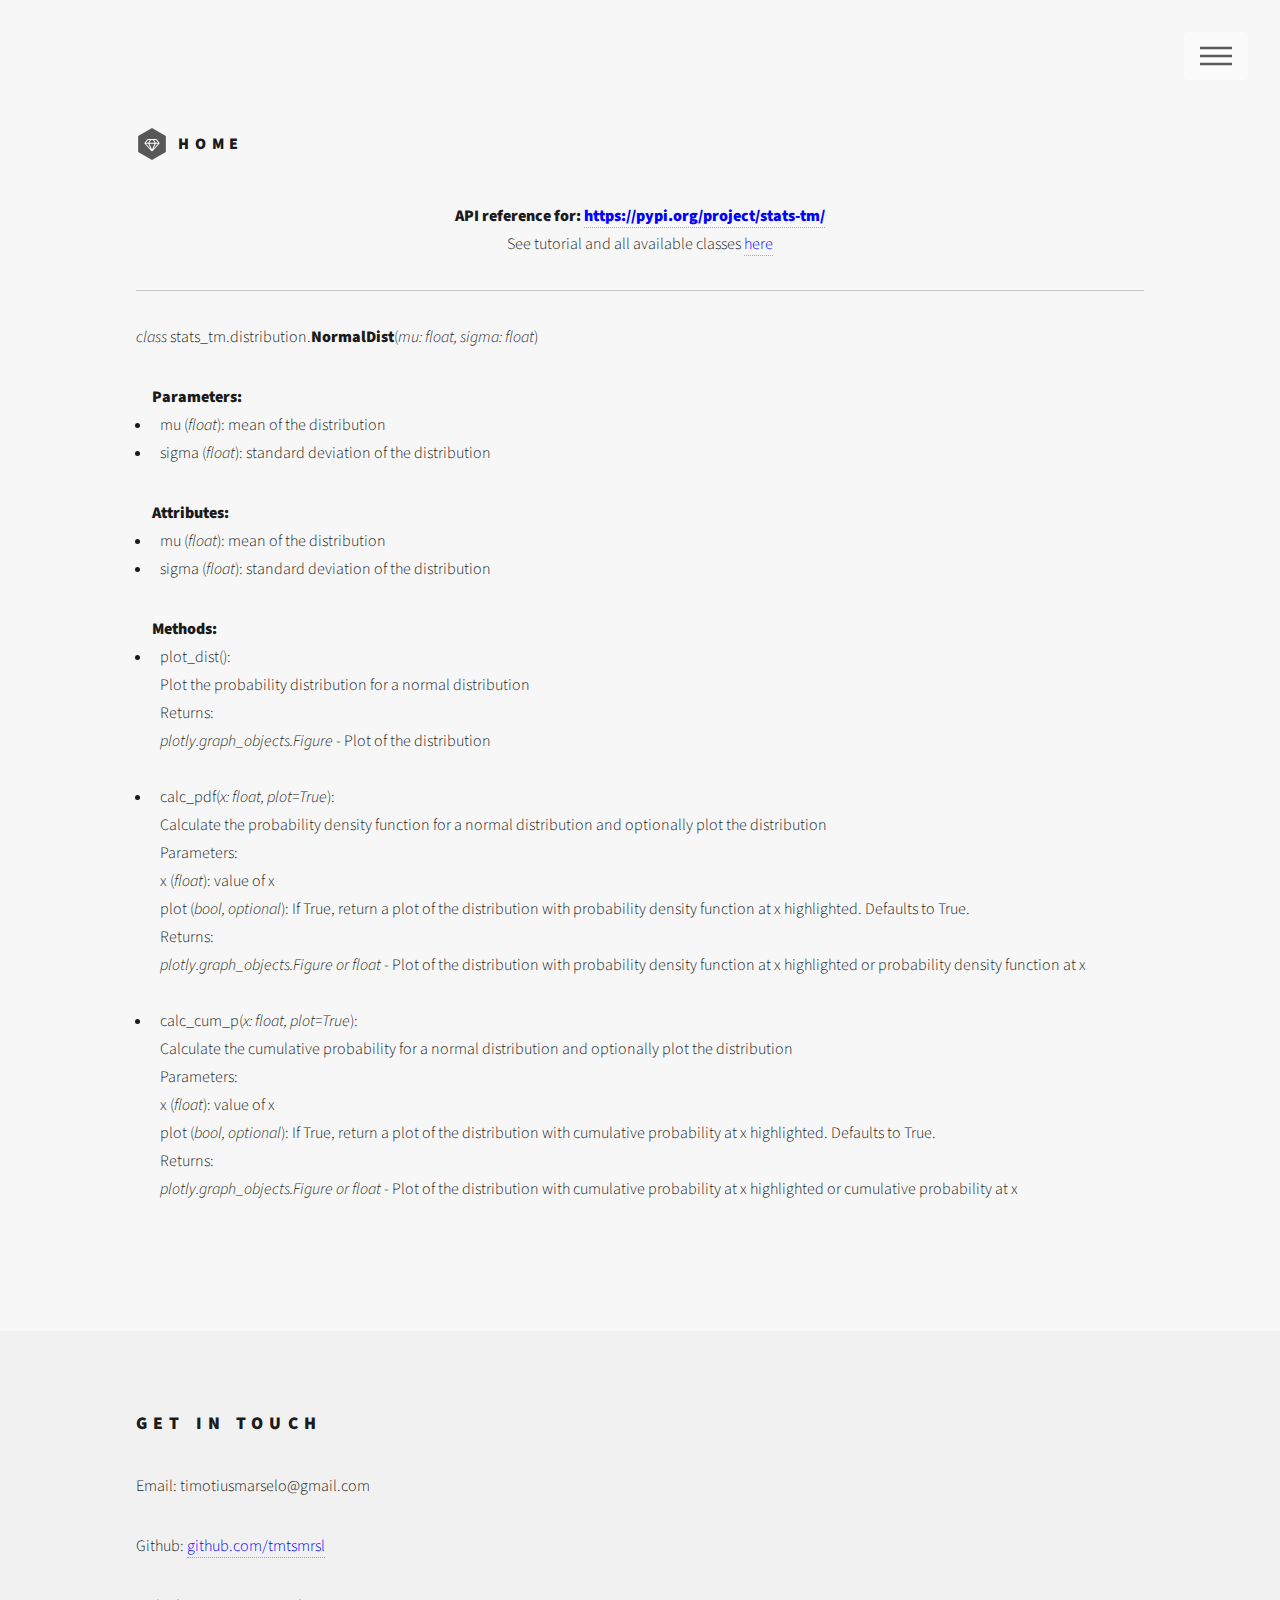
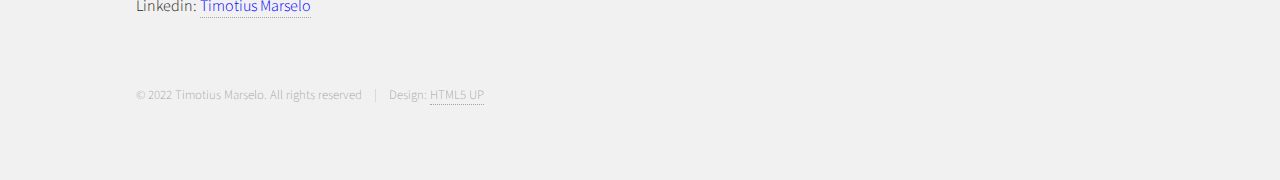
<file: stats_tm_api_NormalDist.html>
<!DOCTYPE HTML>
<!--
	Phantom by HTML5 UP
	html5up.net | @ajlkn
	Free for personal and commercial use under the CCA 3.0 license (html5up.net/license)
-->
<html>
	<head>
		<title>stats_tm API Reference</title>
		<meta charset="utf-8" />
		<meta name="viewport" content="width=device-width, initial-scale=1, user-scalable=no" />
		<link rel="stylesheet" href="assets/css/main.css" />
		<noscript><link rel="stylesheet" href="assets/css/noscript.css" /></noscript>

	</head>
	<body class="is-preload">
		<!-- Wrapper -->
			<div id="wrapper">

				<!-- Header -->
					<header id="header">
						<div class="inner">

							<!-- Logo -->
								<a href="index.html" class="logo">
									<span class="symbol"><img src="images/logo.svg" alt="" /></span><span class="title">Home</span>
								</a>

							<!-- Nav -->
								<nav>
									<ul>
										<li><a href="#menu">Menu</a></li>
									</ul>
								</nav>

						</div>
					</header>

				<!-- Menu -->
					<nav id="menu">
						<h2>Menu</h2>
						<ul>
							<li><a href="index.html">Home</a></li>
							<li><a href="stats_tm_docs.html">stats_tm Package Documentation</a></li>
							<li><a href="project05.html">Trending YouTube Videos in Indonesia (2022)</a></li>
							<li><a href="project04.html">Food Inflation and Wage Growth in Indonesia (SQL and R)</a></li>
							<li><a href="project03.html">Gender Equality in Indonesia</a></li>
							<li><a href="project02.html">Popular Languages for Data Professionals</a></li>
							<li><a href="project01.html">Life Expectancy Around the World (Tableau)</a></li>
						</ul>
					</nav>

				<!-- Main -->
					<div id="main">
						<div class="inner">
							<p align="center"><b>API reference for: <a href=https://pypi.org/project/stats-tm/ style="color:blue;">https://pypi.org/project/stats-tm/</a></b>
								<br>
								See tutorial and all available classes <a href=stats_tm_docs.html style="color:blue;">here</a>
							</p>
							<hr>
							<p> <i>class</i> stats_tm.distribution.<b>NormalDist</b>(<i>mu: float, sigma: float</i>)
							<ul><b>Parameters:</b>
								<li>mu (<i>float</i>): mean of the distribution</li>
								<li>sigma (<i>float</i>): standard deviation of the distribution</li>
								</ul>
							<ul><b>Attributes:</b>
								<li>mu (<i>float</i>): mean of the distribution</li>
								<li>sigma (<i>float</i>): standard deviation of the distribution</li>
								</ul>
							<ul><b>Methods:</b>
								<li>plot_dist():
									<br>
									Plot the probability distribution for a normal distribution
									<br>
									Returns: 
									<br>
									<i>plotly.graph_objects.Figure</i> - Plot of the distribution
								</li>
								<br>
								<li>calc_pdf(<i>x: float, plot=True</i>):
									<br>
									Calculate the probability density function for a normal distribution and optionally plot the distribution
									<br>
									Parameters:
									<br>
									x (<i>float</i>): value of x
									<br>
									plot (<i>bool, optional</i>): If True, return a plot of the distribution with probability density function at x highlighted. Defaults to True.
									<br>
									Returns:
									<br>
										<i>plotly.graph_objects.Figure or float</i> -  Plot of the distribution with probability density function at x highlighted or probability density function at x
								</li>
								<br>
								<li>calc_cum_p(<i>x: float, plot=True</i>):
									<br>
									Calculate the cumulative probability for a normal distribution and optionally plot the distribution
									<br>
									Parameters:
									<br>
									x (<i>float</i>): value of x
									<br>
									plot (<i>bool, optional</i>): If True, return a plot of the distribution with cumulative probability at x highlighted. Defaults to True.
									<br>
									Returns:
									<br>
										<i>plotly.graph_objects.Figure or float</i> -  Plot of the distribution with cumulative probability at x highlighted or cumulative probability at x
								</li>
								</ul>
							
						</div>
					</div>
					
				<!-- Footer -->
				<footer id="footer">
					<div class="inner">
						<section>
							<h2>Get in touch</h2>
							<p>Email: timotiusmarselo@gmail.com</p>
							<p>Github: <a href="https://github.com/tmtsmrsl" style="color:blue;">github.com/tmtsmrsl</a></p>
							<p>Linkedin: <a href="https://www.linkedin.com/in/timotius-marselo/" style="color:blue;">Timotius Marselo</a></p>
						</section>
						<ul class="copyright">
							<li>&copy; 2022 Timotius Marselo. All rights reserved</li><li>Design: <a href="http://html5up.net">HTML5 UP</a></li>
						</ul>
					</div>
				</footer>

		</div>

	<!-- Scripts -->
		<script src="assets/js/jquery.min.js"></script>
		<script src="assets/js/browser.min.js"></script>
		<script src="assets/js/breakpoints.min.js"></script>
		<script src="assets/js/util.js"></script>
		<script src="assets/js/main.js"></script>
	</body>
</html>
</file>
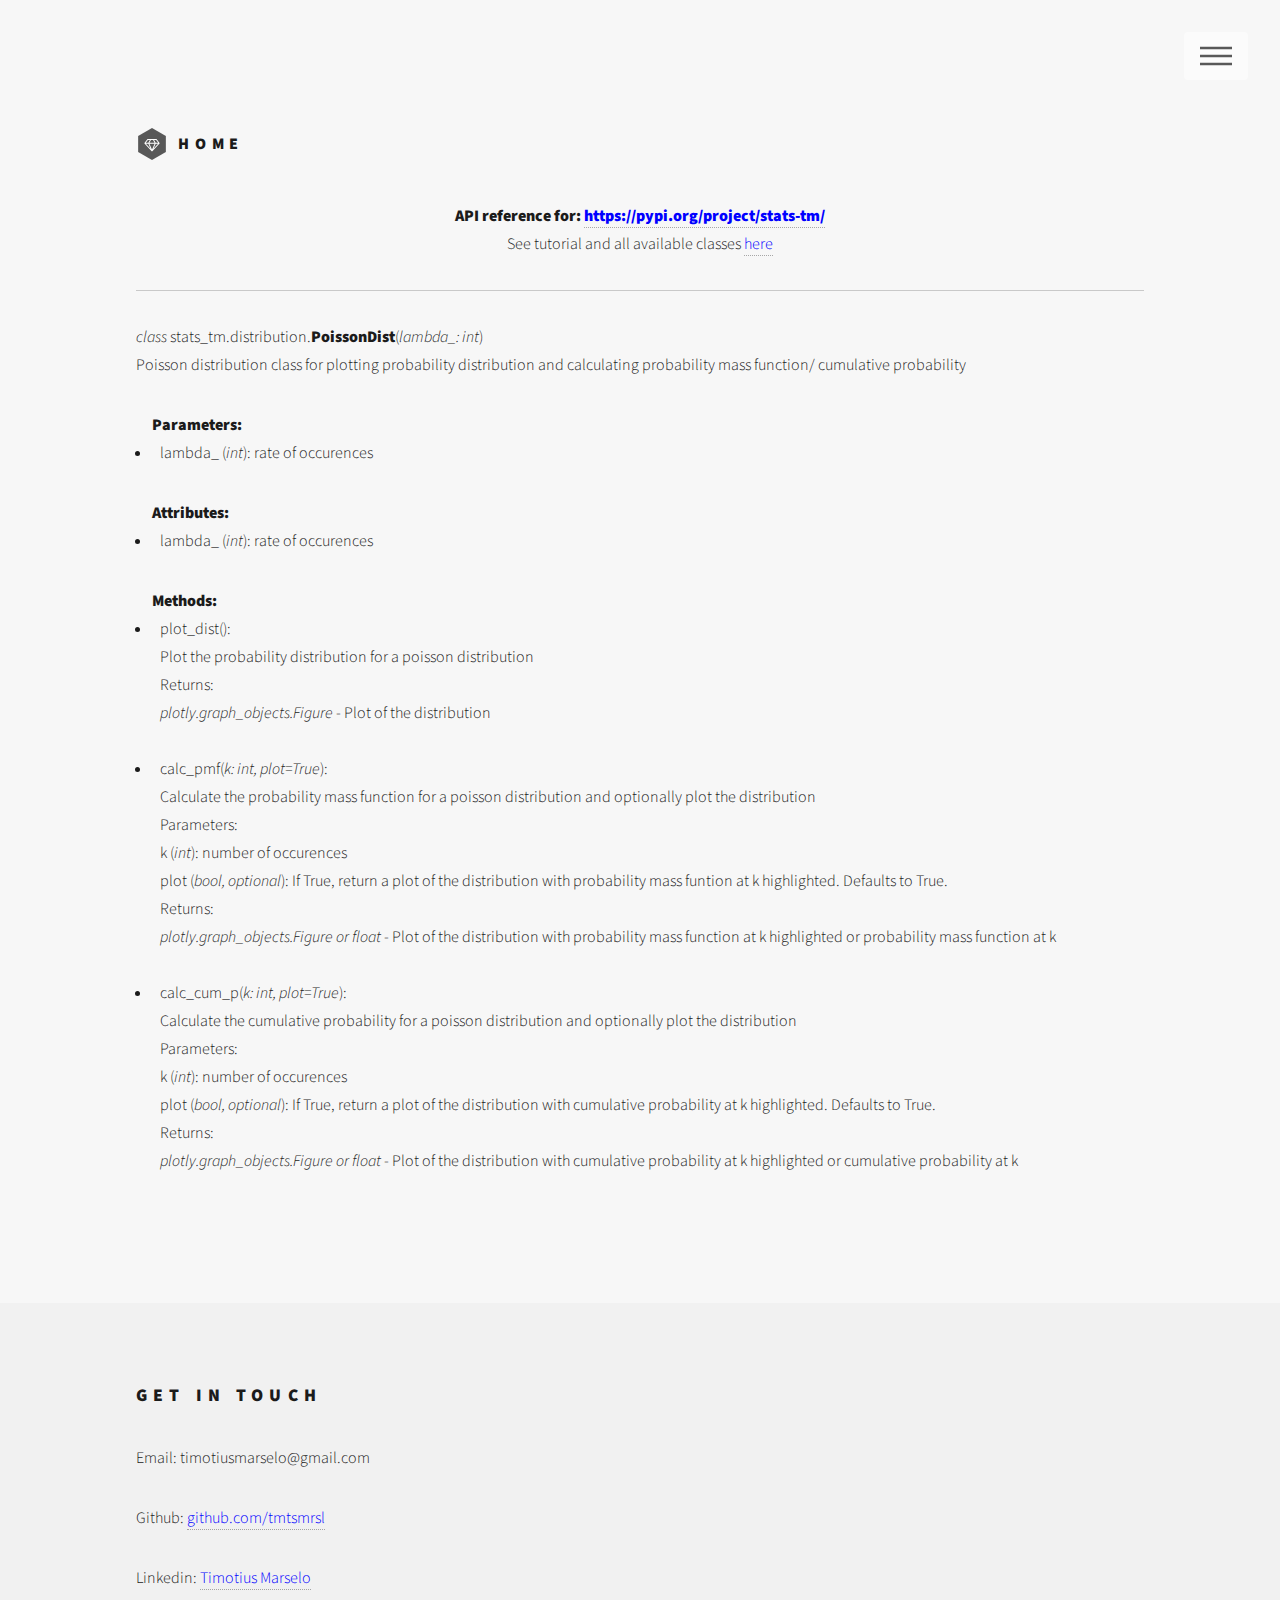
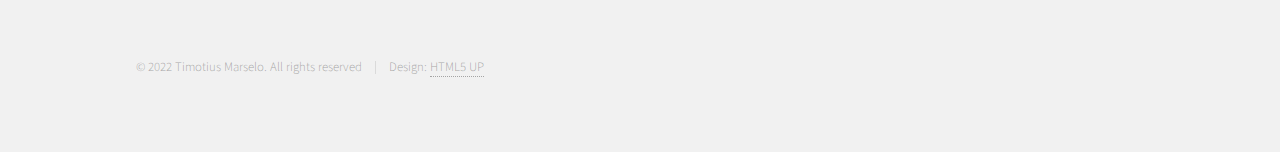
<file: stats_tm_api_PoissonDist.html>
<!DOCTYPE HTML>
<!--
	Phantom by HTML5 UP
	html5up.net | @ajlkn
	Free for personal and commercial use under the CCA 3.0 license (html5up.net/license)
-->
<html>
	<head>
		<title>stats_tm API Reference</title>
		<meta charset="utf-8" />
		<meta name="viewport" content="width=device-width, initial-scale=1, user-scalable=no" />
		<link rel="stylesheet" href="assets/css/main.css" />
		<noscript><link rel="stylesheet" href="assets/css/noscript.css" /></noscript>

	</head>
	<body class="is-preload">
		<!-- Wrapper -->
			<div id="wrapper">

				<!-- Header -->
					<header id="header">
						<div class="inner">

							<!-- Logo -->
								<a href="index.html" class="logo">
									<span class="symbol"><img src="images/logo.svg" alt="" /></span><span class="title">Home</span>
								</a>

							<!-- Nav -->
								<nav>
									<ul>
										<li><a href="#menu">Menu</a></li>
									</ul>
								</nav>

						</div>
					</header>

				<!-- Menu -->
					<nav id="menu">
						<h2>Menu</h2>
						<ul>
							<li><a href="index.html">Home</a></li>
							<li><a href="stats_tm_docs.html">stats_tm Package Documentation</a></li>
							<li><a href="project05.html">Trending YouTube Videos in Indonesia (2022)</a></li>
							<li><a href="project04.html">Food Inflation and Wage Growth in Indonesia (SQL and R)</a></li>
							<li><a href="project03.html">Gender Equality in Indonesia</a></li>
							<li><a href="project02.html">Popular Languages for Data Professionals</a></li>
							<li><a href="project01.html">Life Expectancy Around the World (Tableau)</a></li>
						</ul>
					</nav>

				<!-- Main -->
					<div id="main">
						<div class="inner">
							<p align="center"><b>API reference for: <a href=https://pypi.org/project/stats-tm/ style="color:blue;">https://pypi.org/project/stats-tm/</a></b>
								<br>
								See tutorial and all available classes <a href=stats_tm_docs.html style="color:blue;">here</a>
							</p>
							<hr>
							<p> <i>class</i> stats_tm.distribution.<b>PoissonDist</b>(<i>lambda_: int</i>)
								<br>Poisson distribution class for plotting probability distribution and calculating probability mass function/ cumulative probability
							<ul><b>Parameters:</b>
								<li>lambda_ (<i>int</i>): rate of occurences</li>
								</ul>
							<ul><b>Attributes:</b>
								<li>lambda_ (<i>int</i>): rate of occurences</li>
								</ul>
							<ul><b>Methods:</b>
								<li>plot_dist():
									<br>
									Plot the probability distribution for a poisson distribution
									<br>
									Returns: 
									<br>
									<i>plotly.graph_objects.Figure</i> - Plot of the distribution
								</li>
								<br>
								<li>calc_pmf(<i>k: int, plot=True</i>):
									<br>
									Calculate the probability mass function for a poisson distribution and optionally plot the distribution
									<br>
									Parameters:
									<br>
									k (<i>int</i>): number of occurences
									<br>
									plot (<i>bool, optional</i>): If True, return a plot of the distribution with probability mass funtion at k highlighted. Defaults to True.
									<br>
									Returns:
									<br>
										<i>plotly.graph_objects.Figure or float</i> -  Plot of the distribution with probability mass function at k highlighted or probability mass function at k
								</li>
								<br>
								<li>calc_cum_p(<i>k: int, plot=True</i>):
									<br>
									Calculate the cumulative probability for a poisson distribution and optionally plot the distribution
									<br>
									Parameters:
									<br>
									k (<i>int</i>): number of occurences
									<br>
									plot (<i>bool, optional</i>): If True, return a plot of the distribution with cumulative probability at k highlighted. Defaults to True.
									<br>
									Returns:
									<br>
										<i>plotly.graph_objects.Figure or float</i> -  Plot of the distribution with cumulative probability at k highlighted or cumulative probability at k
								</li>
								</ul>
							
						</div>
					</div>
					
				<!-- Footer -->
				<footer id="footer">
					<div class="inner">
						<section>
							<h2>Get in touch</h2>
							<p>Email: timotiusmarselo@gmail.com</p>
							<p>Github: <a href="https://github.com/tmtsmrsl" style="color:blue;">github.com/tmtsmrsl</a></p>
							<p>Linkedin: <a href="https://www.linkedin.com/in/timotius-marselo/" style="color:blue;">Timotius Marselo</a></p>
						</section>
						<ul class="copyright">
							<li>&copy; 2022 Timotius Marselo. All rights reserved</li><li>Design: <a href="http://html5up.net">HTML5 UP</a></li>
						</ul>
					</div>
				</footer>

		</div>

	<!-- Scripts -->
		<script src="assets/js/jquery.min.js"></script>
		<script src="assets/js/browser.min.js"></script>
		<script src="assets/js/breakpoints.min.js"></script>
		<script src="assets/js/util.js"></script>
		<script src="assets/js/main.js"></script>
	</body>
</html>
</file>
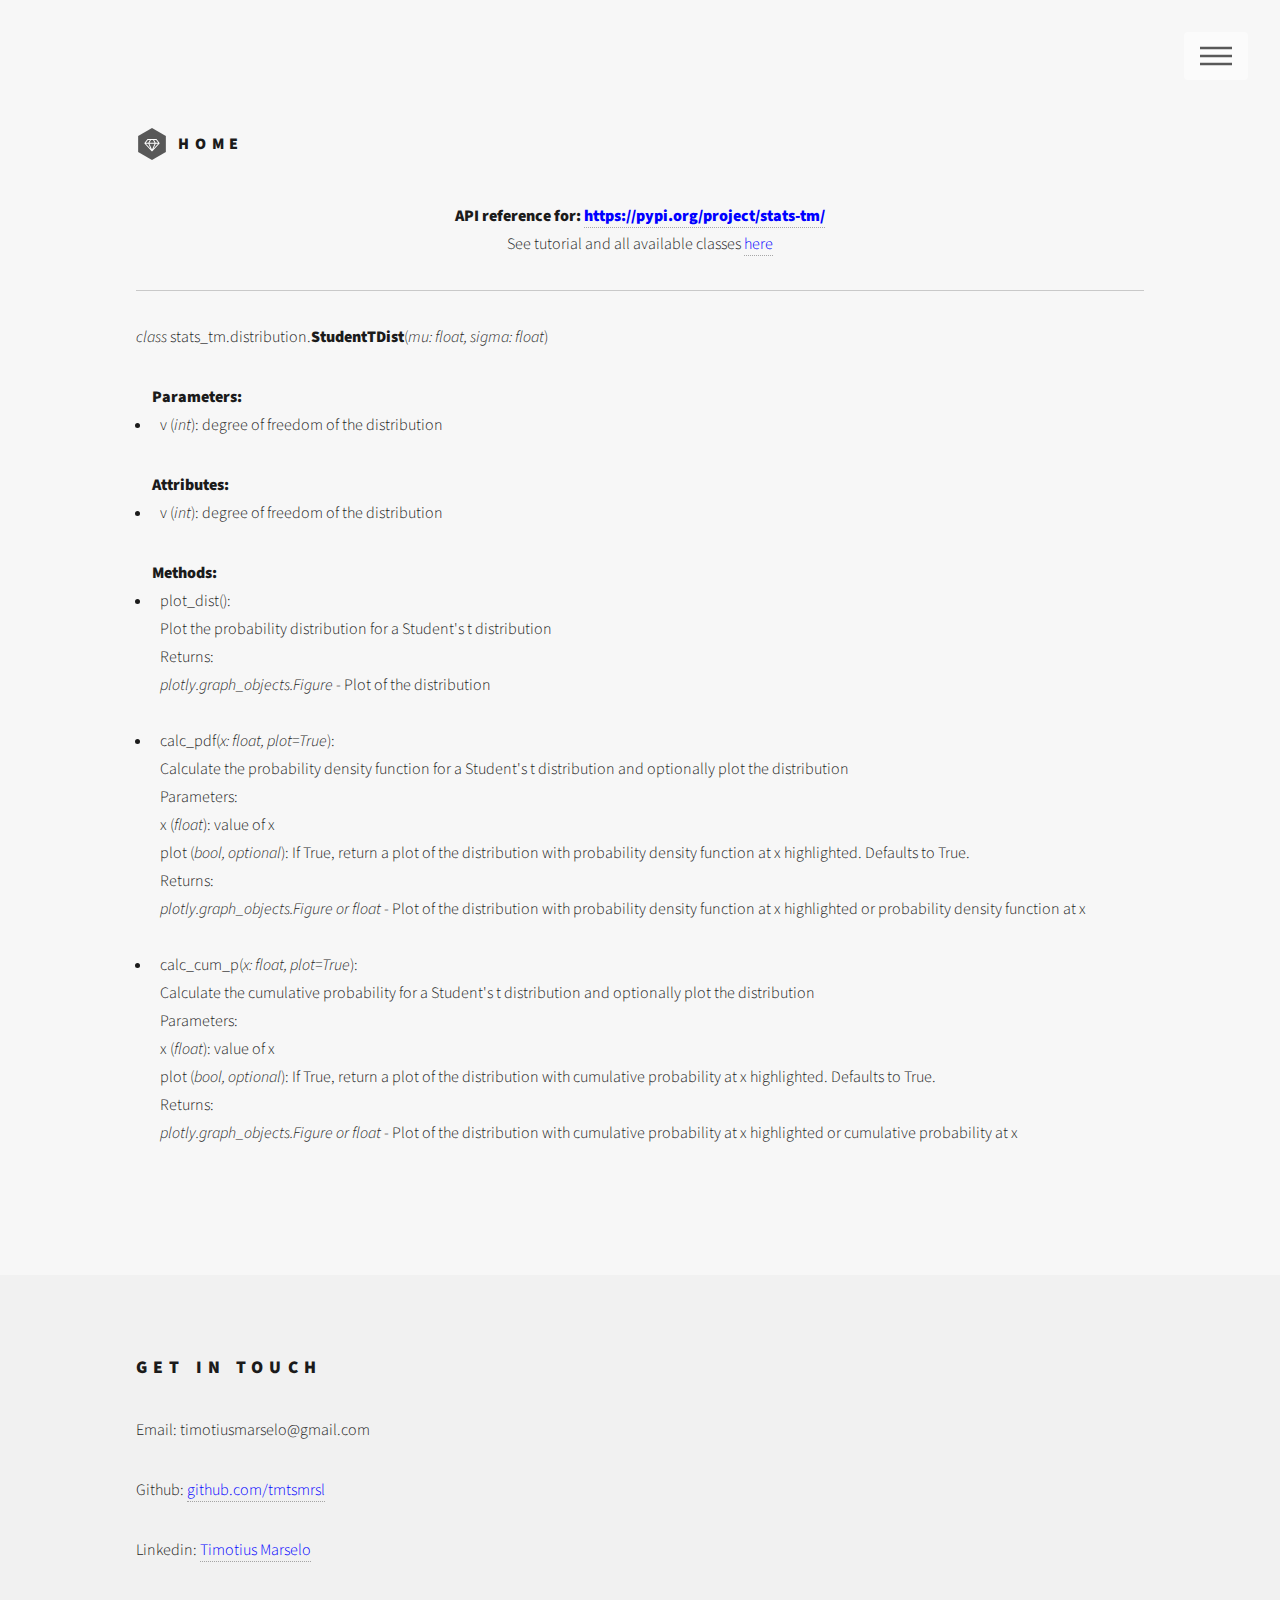
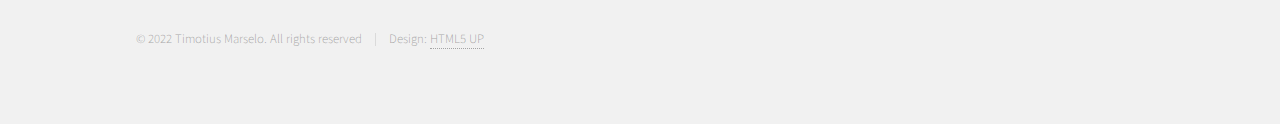
<file: stats_tm_api_StudentTDist.html>
<!DOCTYPE HTML>
<!--
	Phantom by HTML5 UP
	html5up.net | @ajlkn
	Free for personal and commercial use under the CCA 3.0 license (html5up.net/license)
-->
<html>
	<head>
		<title>stats_tm API Reference</title>
		<meta charset="utf-8" />
		<meta name="viewport" content="width=device-width, initial-scale=1, user-scalable=no" />
		<link rel="stylesheet" href="assets/css/main.css" />
		<noscript><link rel="stylesheet" href="assets/css/noscript.css" /></noscript>

	</head>
	<body class="is-preload">
		<!-- Wrapper -->
			<div id="wrapper">

				<!-- Header -->
					<header id="header">
						<div class="inner">

							<!-- Logo -->
								<a href="index.html" class="logo">
									<span class="symbol"><img src="images/logo.svg" alt="" /></span><span class="title">Home</span>
								</a>

							<!-- Nav -->
								<nav>
									<ul>
										<li><a href="#menu">Menu</a></li>
									</ul>
								</nav>

						</div>
					</header>

				<!-- Menu -->
					<nav id="menu">
						<h2>Menu</h2>
						<ul>
							<li><a href="index.html">Home</a></li>
							<li><a href="stats_tm_docs.html">stats_tm Package Documentation</a></li>
							<li><a href="project05.html">Trending YouTube Videos in Indonesia (2022)</a></li>
							<li><a href="project04.html">Food Inflation and Wage Growth in Indonesia (SQL and R)</a></li>
							<li><a href="project03.html">Gender Equality in Indonesia</a></li>
							<li><a href="project02.html">Popular Languages for Data Professionals</a></li>
							<li><a href="project01.html">Life Expectancy Around the World (Tableau)</a></li>
						</ul>
					</nav>

				<!-- Main -->
					<div id="main">
						<div class="inner">
							<p align="center"><b>API reference for: <a href=https://pypi.org/project/stats-tm/ style="color:blue;">https://pypi.org/project/stats-tm/</a></b>
								<br>
								See tutorial and all available classes <a href=stats_tm_docs.html style="color:blue;">here</a>
							</p>
							<hr>
							<p> <i>class</i> stats_tm.distribution.<b>StudentTDist</b>(<i>mu: float, sigma: float</i>)
							<ul><b>Parameters:</b>
								<li>v (<i>int</i>): degree of freedom of the distribution</li>
								</ul>
							<ul><b>Attributes:</b>
								<li>v (<i>int</i>): degree of freedom of the distribution</li>
								</ul>
							<ul><b>Methods:</b>
								<li>plot_dist():
									<br>
									Plot the probability distribution for a Student's t distribution
									<br>
									Returns: 
									<br>
									<i>plotly.graph_objects.Figure</i> - Plot of the distribution
								</li>
								<br>
								<li>calc_pdf(<i>x: float, plot=True</i>):
									<br>
									Calculate the probability density function for a Student's t distribution and optionally plot the distribution
									<br>
									Parameters:
									<br>
									x (<i>float</i>): value of x
									<br>
									plot (<i>bool, optional</i>): If True, return a plot of the distribution with probability density function at x highlighted. Defaults to True.
									<br>
									Returns:
									<br>
										<i>plotly.graph_objects.Figure or float</i> -  Plot of the distribution with probability density function at x highlighted or probability density function at x
								</li>
								<br>
								<li>calc_cum_p(<i>x: float, plot=True</i>):
									<br>
									Calculate the cumulative probability for a Student's t distribution and optionally plot the distribution
									<br>
									Parameters:
									<br>
									x (<i>float</i>): value of x
									<br>
									plot (<i>bool, optional</i>): If True, return a plot of the distribution with cumulative probability at x highlighted. Defaults to True.
									<br>
									Returns:
									<br>
										<i>plotly.graph_objects.Figure or float</i> -  Plot of the distribution with cumulative probability at x highlighted or cumulative probability at x
								</li>
								</ul>
							
						</div>
					</div>
					
				<!-- Footer -->
				<footer id="footer">
					<div class="inner">
						<section>
							<h2>Get in touch</h2>
							<p>Email: timotiusmarselo@gmail.com</p>
							<p>Github: <a href="https://github.com/tmtsmrsl" style="color:blue;">github.com/tmtsmrsl</a></p>
							<p>Linkedin: <a href="https://www.linkedin.com/in/timotius-marselo/" style="color:blue;">Timotius Marselo</a></p>
						</section>
						<ul class="copyright">
							<li>&copy; 2022 Timotius Marselo. All rights reserved</li><li>Design: <a href="http://html5up.net">HTML5 UP</a></li>
						</ul>
					</div>
				</footer>

		</div>

	<!-- Scripts -->
		<script src="assets/js/jquery.min.js"></script>
		<script src="assets/js/browser.min.js"></script>
		<script src="assets/js/breakpoints.min.js"></script>
		<script src="assets/js/util.js"></script>
		<script src="assets/js/main.js"></script>
	</body>
</html>
</file>
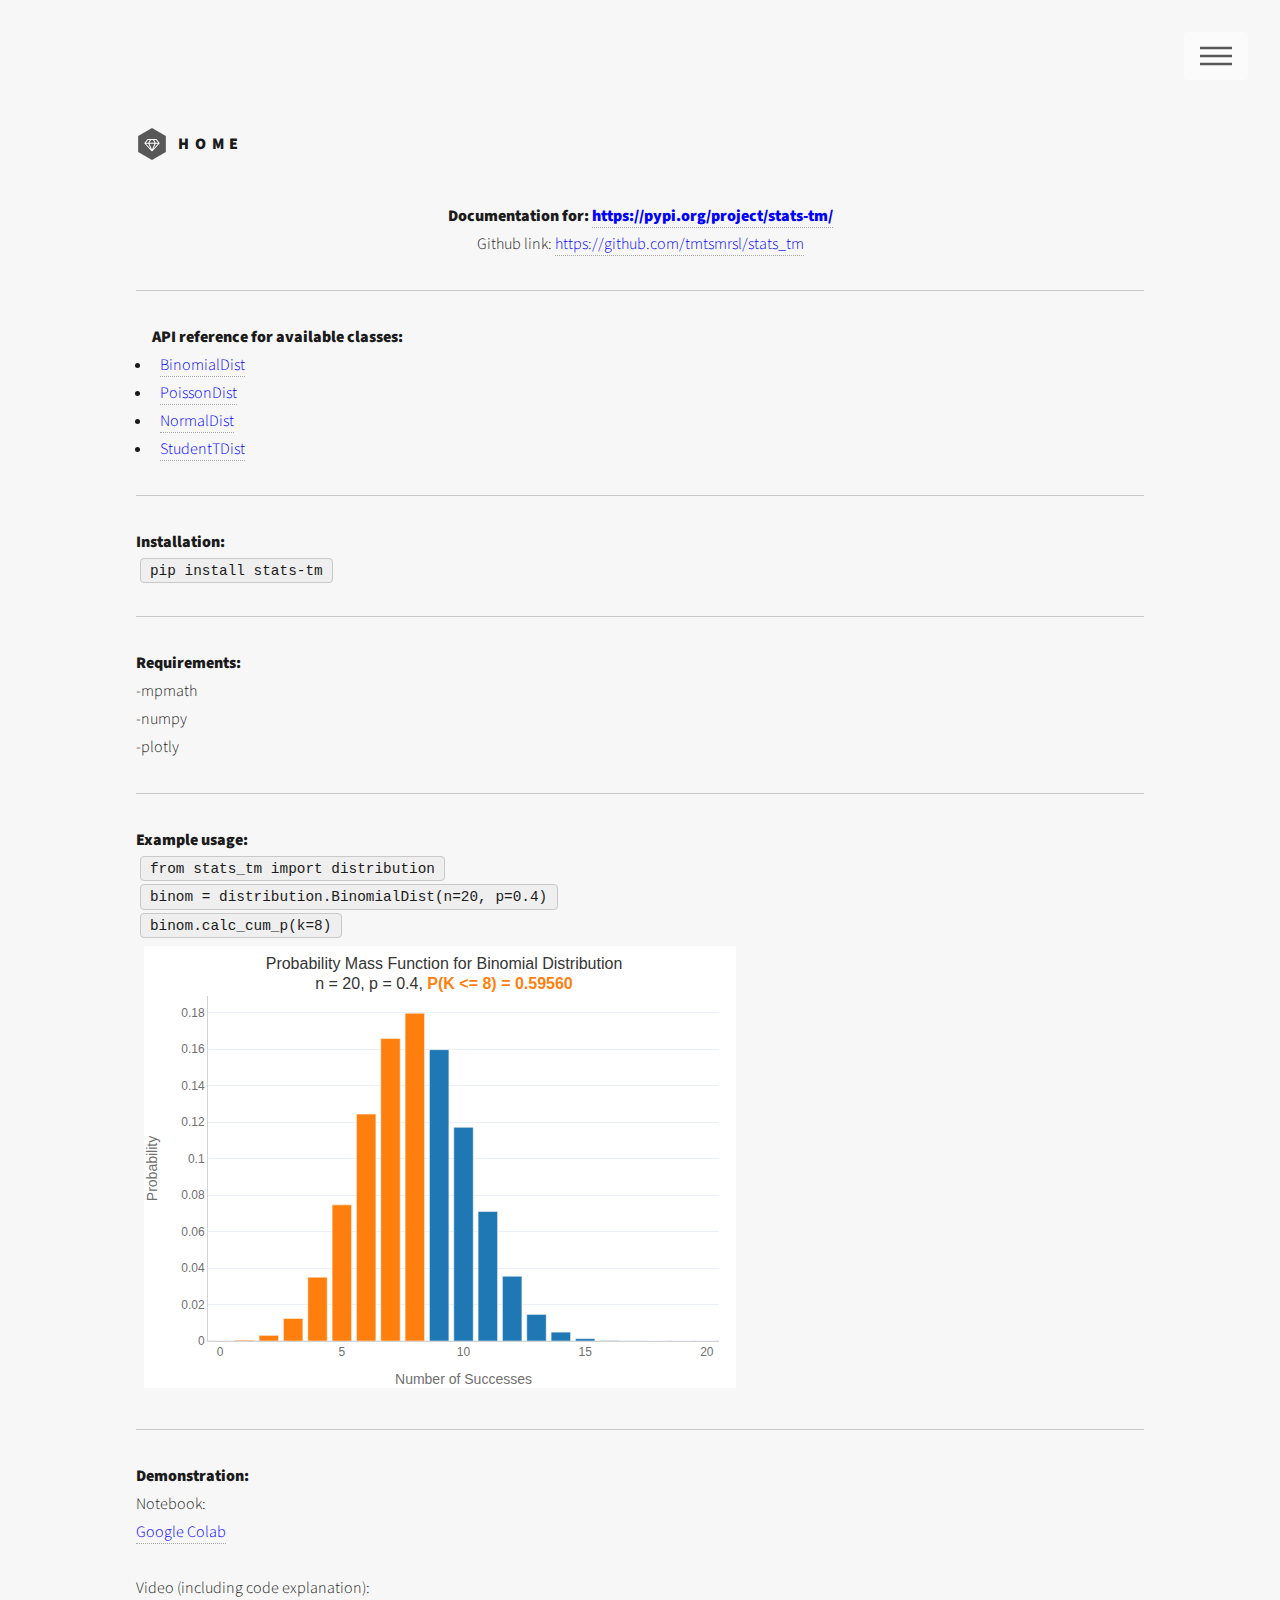
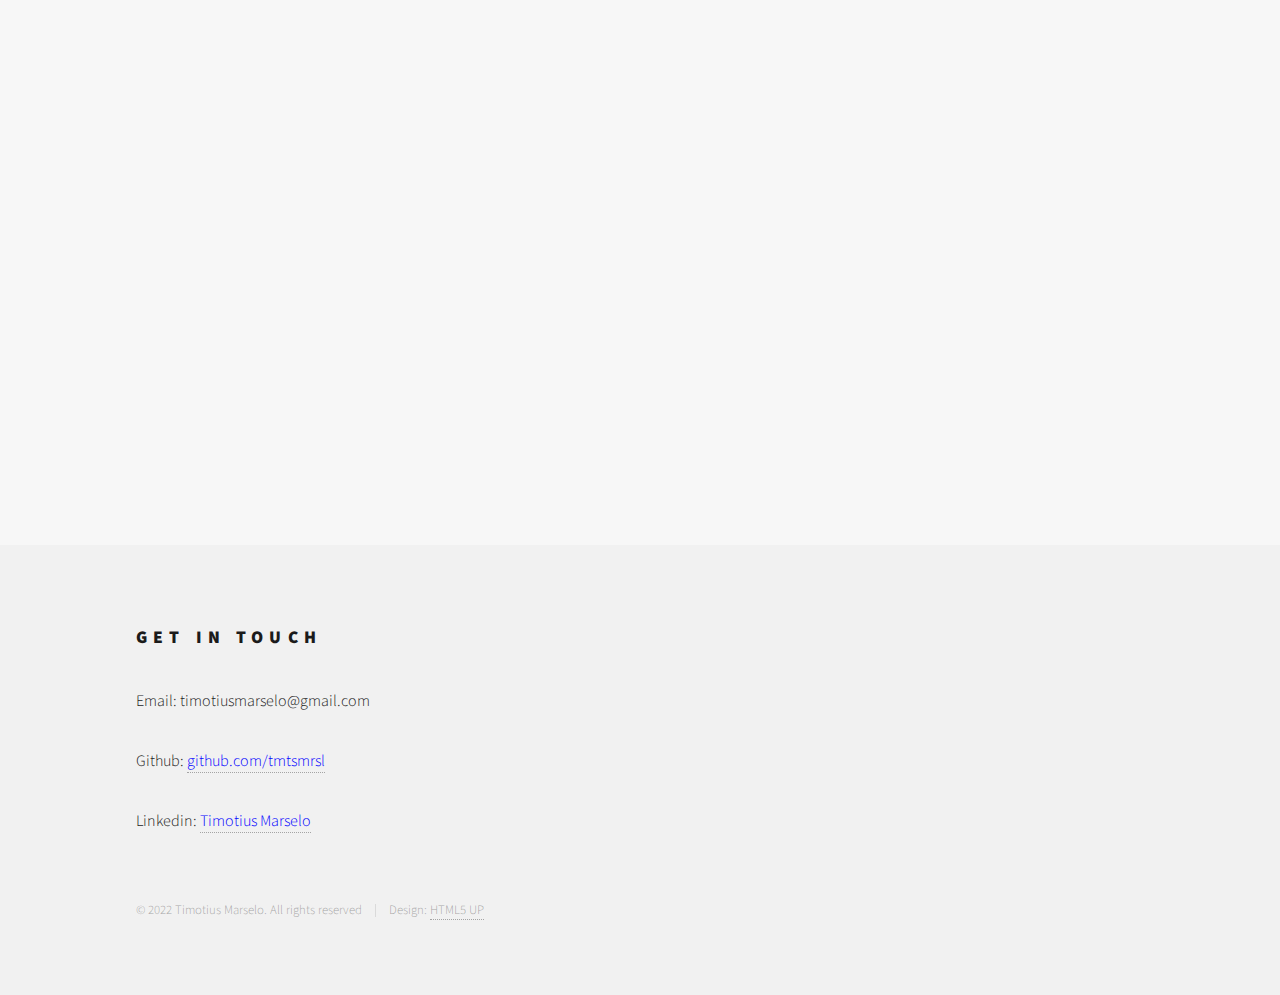
<file: stats_tm_docs.html>
<!DOCTYPE HTML>
<!--
	Phantom by HTML5 UP
	html5up.net | @ajlkn
	Free for personal and commercial use under the CCA 3.0 license (html5up.net/license)
-->
<html>
	<head>
		<title>stats_tm API Reference</title>
		<meta charset="utf-8" />
		<meta name="viewport" content="width=device-width, initial-scale=1, user-scalable=no" />
		<link rel="stylesheet" href="assets/css/main.css" />
		<noscript><link rel="stylesheet" href="assets/css/noscript.css" /></noscript>

	</head>
	<body class="is-preload">
		<!-- Wrapper -->
			<div id="wrapper">

				<!-- Header -->
					<header id="header">
						<div class="inner">

							<!-- Logo -->
								<a href="index.html" class="logo">
									<span class="symbol"><img src="images/logo.svg" alt="" /></span><span class="title">Home</span>
								</a>

							<!-- Nav -->
								<nav>
									<ul>
										<li><a href="#menu">Menu</a></li>
									</ul>
								</nav>

						</div>
					</header>

				<!-- Menu -->
					<nav id="menu">
						<h2>Menu</h2>
						<ul>
							<li><a href="index.html">Home</a></li>
							<li><a href="stats_tm_docs.html">stats_tm Package Documentation</a></li>
							<li><a href="project05.html">Trending YouTube Videos in Indonesia (2022)</a></li>
							<li><a href="project04.html">Food Inflation and Wage Growth in Indonesia (SQL and R)</a></li>
							<li><a href="project03.html">Gender Equality in Indonesia</a></li>
							<li><a href="project02.html">Popular Languages for Data Professionals</a></li>
							<li><a href="project01.html">Life Expectancy Around the World (Tableau)</a></li>
						</ul>
					</nav>

				<!-- Main -->
					<div id="main">
						<div class="inner">
							<p align="center"><b>Documentation for: <a href=https://pypi.org/project/stats-tm/ style="color:blue;">https://pypi.org/project/stats-tm/</a></b>
								<br>
								Github link: <a href=https://github.com/tmtsmrsl/stats_tm style="color:blue;">https://github.com/tmtsmrsl/stats_tm</a>
							</p>

							<hr>
							<p><ul><b>API reference for available classes:</b>
								<li><a href=stats_tm_api_BinomialDist.html style="color:blue;">BinomialDist</a></li>
								<li><a href=stats_tm_api_PoissonDist.html style="color:blue;">PoissonDist</a></li>
								<li><a href=stats_tm_api_NormalDist.html style="color:blue;">NormalDist</a></li>
								<li><a href=stats_tm_api_StudentTDist.html style="color:blue;">StudentTDist</a></li>
							</ul>
							</p>
							
							<hr>
							<p><b>Installation:</b>
								<br>
								<code>pip install stats-tm</code>
							</p>
							<hr>
							<p><b>Requirements:</b>
								<br>-mpmath
								<br>-numpy
								<br>-plotly
							</p>
							<hr>
							<p><b>Example usage:</b>
								<br>
								<code>from stats_tm import distribution</code>
								<br>
								<code>binom = distribution.BinomialDist(n=20, p=0.4)</code>
								<br>
								<code>binom.calc_cum_p(k=8)</code>
								<br>
								<iframe height="450" width="600" frameborder="0" scrolling="no" src="plotly_output\binomdist_output.html"></iframe>
							</p>

							<hr>
							<p>
								<b>Demonstration:</b>
								<br>Notebook: 
								<br><a href="https://colab.research.google.com/drive/1BXCTzFO6tMmDmEb3ecMTkko360FemQdY?usp=sharing" style="color:blue;">Google Colab</a>
								<br>
								<br>Video (including code explanation): 
								<br>
								<iframe width="640" height="406" src="https://www.youtube.com/embed/T8GbOBKa7Z4" title="YouTube video player" frameborder="0" allow="accelerometer; autoplay; clipboard-write; encrypted-media; gyroscope; picture-in-picture" allowfullscreen></iframe>
							</p>
						</div>
					</div>
					
				<!-- Footer -->
				<footer id="footer">
					<div class="inner">
						<section>
							<h2>Get in touch</h2>
							<p>Email: timotiusmarselo@gmail.com</p>
							<p>Github: <a href="https://github.com/tmtsmrsl" style="color:blue;">github.com/tmtsmrsl</a></p>
							<p>Linkedin: <a href="https://www.linkedin.com/in/timotius-marselo/" style="color:blue;">Timotius Marselo</a></p>
						</section>
						<ul class="copyright">
							<li>&copy; 2022 Timotius Marselo. All rights reserved</li><li>Design: <a href="http://html5up.net">HTML5 UP</a></li>
						</ul>
					</div>
				</footer>

		</div>

	<!-- Scripts -->
		<script src="assets/js/jquery.min.js"></script>
		<script src="assets/js/browser.min.js"></script>
		<script src="assets/js/breakpoints.min.js"></script>
		<script src="assets/js/util.js"></script>
		<script src="assets/js/main.js"></script>
	</body>
</html>
</file>
<file: assets/css/noscript.css>
/*
	Phantom by HTML5 UP
	html5up.net | @ajlkn
	Free for personal and commercial use under the CCA 3.0 license (html5up.net/license)
*/

/* Tiles */

	body.is-preload .tiles article {
		-moz-transform: none;
		-webkit-transform: none;
		-ms-transform: none;
		transform: none;
		opacity: 1;
	}
</file>
<file: assets/css/main.css>
@import url(fontawesome-all.min.css);
@import url("https://fonts.googleapis.com/css?family=Source+Sans+Pro:300,700,900");

/*
	Phantom by HTML5 UP
	html5up.net | @ajlkn
	Free for personal and commercial use under the CCA 3.0 license (html5up.net/license)
*/

html, body, div, span, applet, object,
iframe, h1, h2, h3, h4, h5, h6, p, blockquote,
pre, a, abbr, acronym, address, big, cite,
code, del, dfn, em, img, ins, kbd, q, s, samp,
small, strike, strong, sub, sup, tt, var, b,
u, i, center, dl, dt, dd, ol, ul, li, fieldset,
form, label, legend, table, caption, tbody,
tfoot, thead, tr, th, td, article, aside,
canvas, details, embed, figure, figcaption,
footer, header, hgroup, menu, nav, output, ruby,
section, summary, time, mark, audio, video {
	margin: 0;
	padding: 0;
	border: 0;
	font-size: 100%;
	font: inherit;
	vertical-align: baseline;}

article, aside, details, figcaption, figure,
footer, header, hgroup, menu, nav, section {
	display: block;}

body {
	line-height: 1;
}

ol, ul {
	list-style: none;
}

blockquote, q {
	quotes: none;
}

	blockquote:before, blockquote:after, q:before, q:after {
		content: '';
		content: none;
	}

table {
	border-collapse: collapse;
	border-spacing: 0;
}

body {
	-webkit-text-size-adjust: none;
}

mark {
	background-color: transparent;
	color: inherit;
}

input::-moz-focus-inner {
	border: 0;
	padding: 0;
}

input, select, textarea {
	-moz-appearance: none;
	-webkit-appearance: none;
	-ms-appearance: none;
	appearance: none;
}

/* Basic */

	@-ms-viewport {
		width: device-width;
	}

	body {
		-ms-overflow-style: scrollbar;
	}

	@media screen and (max-width: 480px) {

		html, body {
			min-width: 320px;
		}

	}

	html {
		box-sizing: border-box;
	}

	*, *:before, *:after {
		box-sizing: inherit;
	}

	body {
		background: #f7f7f7;
	}

		body.is-preload *, body.is-preload *:before, body.is-preload *:after {
			-moz-animation: none !important;
			-webkit-animation: none !important;
			-ms-animation: none !important;
			animation: none !important;
			-moz-transition: none !important;
			-webkit-transition: none !important;
			-ms-transition: none !important;
			transition: none !important;
		}

/* Type */

	body, input, select, textarea {
		color: #1b1b1b;
		font-family: "Source Sans Pro", Helvetica, sans-serif;
		font-size: 16pt;
		font-weight: 300;
		line-height: 1.75;
	}

		@media screen and (max-width: 1680px) {

			body, input, select, textarea {
				font-size: 14pt;
			}

		}

		@media screen and (max-width: 1280px) {

			body, input, select, textarea {
				font-size: 12pt;
			}

		}

	a {
		-moz-transition: border-bottom-color 0.2s ease, color 0.2s ease;
		-webkit-transition: border-bottom-color 0.2s ease, color 0.2s ease;
		-ms-transition: border-bottom-color 0.2s ease, color 0.2s ease;
		transition: border-bottom-color 0.2s ease, color 0.2s ease;
		text-decoration: none;
		color: #585858;
		border-bottom: dotted 1px rgba(88, 88, 88, 0.5);
	}

		a:hover {
			border-bottom-color: transparent;
			color: #f2849e !important;
		}

	strong, b {
		font-weight: 900;
	}

	em, i {
		font-style: italic;
	}

	p {
		margin: 0 0 2em 0;
	}

	h1 {
		font-size: 2.75em;
		font-weight: 700;
		line-height: 1.3;
		margin: 0 0 1em 0;
		letter-spacing: -0.035em;
	}

		h1 a {
			color: inherit;
		}

		@media screen and (max-width: 736px) {

			h1 {
				font-size: 2em;
				margin: 0 0 1em 0;
			}

		}

		@media screen and (max-width: 360px) {

			h1 {
				font-size: 1.75em;
			}

		}

	h2, h3, h4, h5, h6 {
		font-weight: 900;
		line-height: 1.5;
		margin: 0 0 2em 0;
		text-transform: uppercase;
		letter-spacing: 0.35em;
	}

		h2 a, h3 a, h4 a, h5 a, h6 a {
			color: inherit;
		}

	h2 {
		font-size: 1.1em;
	}

	h3 {
		font-size: 1em;
	}

	h4 {
		font-size: 0.8em;
	}

	h5 {
		font-size: 0.8em;
	}

	h6 {
		font-size: 0.8em;
	}

	@media screen and (max-width: 980px) {

		h1 br, h2 br, h3 br, h4 br, h5 br, h6 br {
			display: none;
		}

	}

	@media screen and (max-width: 736px) {

		h2 {
			font-size: 1em;
		}

		h3 {
			font-size: 0.8em;
		}

	}

	sub {
		font-size: 0.8em;
		position: relative;
		top: 0.5em;
	}

	sup {
		font-size: 0.8em;
		position: relative;
		top: -0.5em;
	}

	blockquote {
		border-left: solid 4px #c9c9c9;
		font-style: italic;
		margin: 0 0 2em 0;
		padding: 0.5em 0 0.5em 2em;
	}

	code {
		background: rgba(144, 144, 144, 0.075);
		border-radius: 4px;
		border: solid 1px #c9c9c9;
		font-family: "Courier New", monospace;
		font-size: 0.9em;
		margin: 0 0.25em;
		padding: 0.25em 0.65em;
	}

	pre {
		-webkit-overflow-scrolling: touch;
		font-family: "Courier New", monospace;
		font-size: 0.9em;
		margin: 0 0 2em 0;
	}

		pre code {
			display: block;
			line-height: 1.75;
			padding: 1em 1.5em;
			overflow-x: auto;
		}

	hr {
		border: 0;
		border-bottom: solid 1px #c9c9c9;
		margin: 2em 0;
	}

		hr.major {
			margin: 3em 0;
		}

	.align-left {
		text-align: left;
	}

	.align-center {
		text-align: center;
	}

	.align-right {
		text-align: right;
	}

/* Row */

	.row {
		display: flex;
		flex-wrap: wrap;
		box-sizing: border-box;
		align-items: stretch;
	}

		.row > * {
			box-sizing: border-box;
		}

		.row.gtr-uniform > * > :last-child {
			margin-bottom: 0;
		}

		.row.aln-left {
			justify-content: flex-start;
		}

		.row.aln-center {
			justify-content: center;
		}

		.row.aln-right {
			justify-content: flex-end;
		}

		.row.aln-top {
			align-items: flex-start;
		}

		.row.aln-middle {
			align-items: center;
		}

		.row.aln-bottom {
			align-items: flex-end;
		}

		.row > .imp {
			order: -1;
		}

		.row > .col-1 {
			width: 8.33333%;
		}

		.row > .off-1 {
			margin-left: 8.33333%;
		}

		.row > .col-2 {
			width: 16.66667%;
		}

		.row > .off-2 {
			margin-left: 16.66667%;
		}

		.row > .col-3 {
			width: 25%;
		}

		.row > .off-3 {
			margin-left: 25%;
		}

		.row > .col-4 {
			width: 33.33333%;
		}

		.row > .off-4 {
			margin-left: 33.33333%;
		}

		.row > .col-5 {
			width: 41.66667%;
		}

		.row > .off-5 {
			margin-left: 41.66667%;
		}

		.row > .col-6 {
			width: 50%;
		}

		.row > .off-6 {
			margin-left: 50%;
		}

		.row > .col-7 {
			width: 58.33333%;
		}

		.row > .off-7 {
			margin-left: 58.33333%;
		}

		.row > .col-8 {
			width: 66.66667%;
		}

		.row > .off-8 {
			margin-left: 66.66667%;
		}

		.row > .col-9 {
			width: 75%;
		}

		.row > .off-9 {
			margin-left: 75%;
		}

		.row > .col-10 {
			width: 83.33333%;
		}

		.row > .off-10 {
			margin-left: 83.33333%;
		}

		.row > .col-11 {
			width: 91.66667%;
		}

		.row > .off-11 {
			margin-left: 91.66667%;
		}

		.row > .col-12 {
			width: 100%;
		}

		.row > .off-12 {
			margin-left: 100%;
		}

		.row.gtr-0 {
			margin-top: 0;
			margin-left: 0em;
		}

			.row.gtr-0 > * {
				padding: 0 0 0 0em;
			}

			.row.gtr-0.gtr-uniform {
				margin-top: 0em;
			}

				.row.gtr-0.gtr-uniform > * {
					padding-top: 0em;
				}

		.row.gtr-25 {
			margin-top: 0;
			margin-left: -0.5em;
		}

			.row.gtr-25 > * {
				padding: 0 0 0 0.5em;
			}

			.row.gtr-25.gtr-uniform {
				margin-top: -0.5em;
			}

				.row.gtr-25.gtr-uniform > * {
					padding-top: 0.5em;
				}

		.row.gtr-50 {
			margin-top: 0;
			margin-left: -1em;
		}

			.row.gtr-50 > * {
				padding: 0 0 0 1em;
			}

			.row.gtr-50.gtr-uniform {
				margin-top: -1em;
			}

				.row.gtr-50.gtr-uniform > * {
					padding-top: 1em;
				}

		.row {
			margin-top: 0;
			margin-left: -2em;
		}

			.row > * {
				padding: 0 0 0 2em;
			}

			.row.gtr-uniform {
				margin-top: -2em;
			}

				.row.gtr-uniform > * {
					padding-top: 2em;
				}

		.row.gtr-150 {
			margin-top: 0;
			margin-left: -3em;
		}

			.row.gtr-150 > * {
				padding: 0 0 0 3em;
			}

			.row.gtr-150.gtr-uniform {
				margin-top: -3em;
			}

				.row.gtr-150.gtr-uniform > * {
					padding-top: 3em;
				}

		.row.gtr-200 {
			margin-top: 0;
			margin-left: -4em;
		}

			.row.gtr-200 > * {
				padding: 0 0 0 4em;
			}

			.row.gtr-200.gtr-uniform {
				margin-top: -4em;
			}

				.row.gtr-200.gtr-uniform > * {
					padding-top: 4em;
				}

		@media screen and (max-width: 1680px) {

			.row {
				display: flex;
				flex-wrap: wrap;
				box-sizing: border-box;
				align-items: stretch;
			}

				.row > * {
					box-sizing: border-box;
				}

				.row.gtr-uniform > * > :last-child {
					margin-bottom: 0;
				}

				.row.aln-left {
					justify-content: flex-start;
				}

				.row.aln-center {
					justify-content: center;
				}

				.row.aln-right {
					justify-content: flex-end;
				}

				.row.aln-top {
					align-items: flex-start;
				}

				.row.aln-middle {
					align-items: center;
				}

				.row.aln-bottom {
					align-items: flex-end;
				}

				.row > .imp-xlarge {
					order: -1;
				}

				.row > .col-1-xlarge {
					width: 8.33333%;
				}

				.row > .off-1-xlarge {
					margin-left: 8.33333%;
				}

				.row > .col-2-xlarge {
					width: 16.66667%;
				}

				.row > .off-2-xlarge {
					margin-left: 16.66667%;
				}

				.row > .col-3-xlarge {
					width: 25%;
				}

				.row > .off-3-xlarge {
					margin-left: 25%;
				}

				.row > .col-4-xlarge {
					width: 33.33333%;
				}

				.row > .off-4-xlarge {
					margin-left: 33.33333%;
				}

				.row > .col-5-xlarge {
					width: 41.66667%;
				}

				.row > .off-5-xlarge {
					margin-left: 41.66667%;
				}

				.row > .col-6-xlarge {
					width: 50%;
				}

				.row > .off-6-xlarge {
					margin-left: 50%;
				}

				.row > .col-7-xlarge {
					width: 58.33333%;
				}

				.row > .off-7-xlarge {
					margin-left: 58.33333%;
				}

				.row > .col-8-xlarge {
					width: 66.66667%;
				}

				.row > .off-8-xlarge {
					margin-left: 66.66667%;
				}

				.row > .col-9-xlarge {
					width: 75%;
				}

				.row > .off-9-xlarge {
					margin-left: 75%;
				}

				.row > .col-10-xlarge {
					width: 83.33333%;
				}

				.row > .off-10-xlarge {
					margin-left: 83.33333%;
				}

				.row > .col-11-xlarge {
					width: 91.66667%;
				}

				.row > .off-11-xlarge {
					margin-left: 91.66667%;
				}

				.row > .col-12-xlarge {
					width: 100%;
				}

				.row > .off-12-xlarge {
					margin-left: 100%;
				}

				.row.gtr-0 {
					margin-top: 0;
					margin-left: 0em;
				}

					.row.gtr-0 > * {
						padding: 0 0 0 0em;
					}

					.row.gtr-0.gtr-uniform {
						margin-top: 0em;
					}

						.row.gtr-0.gtr-uniform > * {
							padding-top: 0em;
						}

				.row.gtr-25 {
					margin-top: 0;
					margin-left: -0.5em;
				}

					.row.gtr-25 > * {
						padding: 0 0 0 0.5em;
					}

					.row.gtr-25.gtr-uniform {
						margin-top: -0.5em;
					}

						.row.gtr-25.gtr-uniform > * {
							padding-top: 0.5em;
						}

				.row.gtr-50 {
					margin-top: 0;
					margin-left: -1em;
				}

					.row.gtr-50 > * {
						padding: 0 0 0 1em;
					}

					.row.gtr-50.gtr-uniform {
						margin-top: -1em;
					}

						.row.gtr-50.gtr-uniform > * {
							padding-top: 1em;
						}

				.row {
					margin-top: 0;
					margin-left: -2em;
				}

					.row > * {
						padding: 0 0 0 2em;
					}

					.row.gtr-uniform {
						margin-top: -2em;
					}

						.row.gtr-uniform > * {
							padding-top: 2em;
						}

				.row.gtr-150 {
					margin-top: 0;
					margin-left: -3em;
				}

					.row.gtr-150 > * {
						padding: 0 0 0 3em;
					}

					.row.gtr-150.gtr-uniform {
						margin-top: -3em;
					}

						.row.gtr-150.gtr-uniform > * {
							padding-top: 3em;
						}

				.row.gtr-200 {
					margin-top: 0;
					margin-left: -4em;
				}

					.row.gtr-200 > * {
						padding: 0 0 0 4em;
					}

					.row.gtr-200.gtr-uniform {
						margin-top: -4em;
					}

						.row.gtr-200.gtr-uniform > * {
							padding-top: 4em;
						}

		}

		@media screen and (max-width: 1280px) {

			.row {
				display: flex;
				flex-wrap: wrap;
				box-sizing: border-box;
				align-items: stretch;
			}

				.row > * {
					box-sizing: border-box;
				}

				.row.gtr-uniform > * > :last-child {
					margin-bottom: 0;
				}

				.row.aln-left {
					justify-content: flex-start;
				}

				.row.aln-center {
					justify-content: center;
				}

				.row.aln-right {
					justify-content: flex-end;
				}

				.row.aln-top {
					align-items: flex-start;
				}

				.row.aln-middle {
					align-items: center;
				}

				.row.aln-bottom {
					align-items: flex-end;
				}

				.row > .imp-large {
					order: -1;
				}

				.row > .col-1-large {
					width: 8.33333%;
				}

				.row > .off-1-large {
					margin-left: 8.33333%;
				}

				.row > .col-2-large {
					width: 16.66667%;
				}

				.row > .off-2-large {
					margin-left: 16.66667%;
				}

				.row > .col-3-large {
					width: 25%;
				}

				.row > .off-3-large {
					margin-left: 25%;
				}

				.row > .col-4-large {
					width: 33.33333%;
				}

				.row > .off-4-large {
					margin-left: 33.33333%;
				}

				.row > .col-5-large {
					width: 41.66667%;
				}

				.row > .off-5-large {
					margin-left: 41.66667%;
				}

				.row > .col-6-large {
					width: 50%;
				}

				.row > .off-6-large {
					margin-left: 50%;
				}

				.row > .col-7-large {
					width: 58.33333%;
				}

				.row > .off-7-large {
					margin-left: 58.33333%;
				}

				.row > .col-8-large {
					width: 66.66667%;
				}

				.row > .off-8-large {
					margin-left: 66.66667%;
				}

				.row > .col-9-large {
					width: 75%;
				}

				.row > .off-9-large {
					margin-left: 75%;
				}

				.row > .col-10-large {
					width: 83.33333%;
				}

				.row > .off-10-large {
					margin-left: 83.33333%;
				}

				.row > .col-11-large {
					width: 91.66667%;
				}

				.row > .off-11-large {
					margin-left: 91.66667%;
				}

				.row > .col-12-large {
					width: 100%;
				}

				.row > .off-12-large {
					margin-left: 100%;
				}

				.row.gtr-0 {
					margin-top: 0;
					margin-left: 0em;
				}

					.row.gtr-0 > * {
						padding: 0 0 0 0em;
					}

					.row.gtr-0.gtr-uniform {
						margin-top: 0em;
					}

						.row.gtr-0.gtr-uniform > * {
							padding-top: 0em;
						}

				.row.gtr-25 {
					margin-top: 0;
					margin-left: -0.5em;
				}

					.row.gtr-25 > * {
						padding: 0 0 0 0.5em;
					}

					.row.gtr-25.gtr-uniform {
						margin-top: -0.5em;
					}

						.row.gtr-25.gtr-uniform > * {
							padding-top: 0.5em;
						}

				.row.gtr-50 {
					margin-top: 0;
					margin-left: -1em;
				}

					.row.gtr-50 > * {
						padding: 0 0 0 1em;
					}

					.row.gtr-50.gtr-uniform {
						margin-top: -1em;
					}

						.row.gtr-50.gtr-uniform > * {
							padding-top: 1em;
						}

				.row {
					margin-top: 0;
					margin-left: -2em;
				}

					.row > * {
						padding: 0 0 0 2em;
					}

					.row.gtr-uniform {
						margin-top: -2em;
					}

						.row.gtr-uniform > * {
							padding-top: 2em;
						}

				.row.gtr-150 {
					margin-top: 0;
					margin-left: -3em;
				}

					.row.gtr-150 > * {
						padding: 0 0 0 3em;
					}

					.row.gtr-150.gtr-uniform {
						margin-top: -3em;
					}

						.row.gtr-150.gtr-uniform > * {
							padding-top: 3em;
						}

				.row.gtr-200 {
					margin-top: 0;
					margin-left: -4em;
				}

					.row.gtr-200 > * {
						padding: 0 0 0 4em;
					}

					.row.gtr-200.gtr-uniform {
						margin-top: -4em;
					}

						.row.gtr-200.gtr-uniform > * {
							padding-top: 4em;
						}

		}

		@media screen and (max-width: 980px) {

			.row {
				display: flex;
				flex-wrap: wrap;
				box-sizing: border-box;
				align-items: stretch;
			}

				.row > * {
					box-sizing: border-box;
				}

				.row.gtr-uniform > * > :last-child {
					margin-bottom: 0;
				}

				.row.aln-left {
					justify-content: flex-start;
				}

				.row.aln-center {
					justify-content: center;
				}

				.row.aln-right {
					justify-content: flex-end;
				}

				.row.aln-top {
					align-items: flex-start;
				}

				.row.aln-middle {
					align-items: center;
				}

				.row.aln-bottom {
					align-items: flex-end;
				}

				.row > .imp-medium {
					order: -1;
				}

				.row > .col-1-medium {
					width: 8.33333%;
				}

				.row > .off-1-medium {
					margin-left: 8.33333%;
				}

				.row > .col-2-medium {
					width: 16.66667%;
				}

				.row > .off-2-medium {
					margin-left: 16.66667%;
				}

				.row > .col-3-medium {
					width: 25%;
				}

				.row > .off-3-medium {
					margin-left: 25%;
				}

				.row > .col-4-medium {
					width: 33.33333%;
				}

				.row > .off-4-medium {
					margin-left: 33.33333%;
				}

				.row > .col-5-medium {
					width: 41.66667%;
				}

				.row > .off-5-medium {
					margin-left: 41.66667%;
				}

				.row > .col-6-medium {
					width: 50%;
				}

				.row > .off-6-medium {
					margin-left: 50%;
				}

				.row > .col-7-medium {
					width: 58.33333%;
				}

				.row > .off-7-medium {
					margin-left: 58.33333%;
				}

				.row > .col-8-medium {
					width: 66.66667%;
				}

				.row > .off-8-medium {
					margin-left: 66.66667%;
				}

				.row > .col-9-medium {
					width: 75%;
				}

				.row > .off-9-medium {
					margin-left: 75%;
				}

				.row > .col-10-medium {
					width: 83.33333%;
				}

				.row > .off-10-medium {
					margin-left: 83.33333%;
				}

				.row > .col-11-medium {
					width: 91.66667%;
				}

				.row > .off-11-medium {
					margin-left: 91.66667%;
				}

				.row > .col-12-medium {
					width: 100%;
				}

				.row > .off-12-medium {
					margin-left: 100%;
				}

				.row.gtr-0 {
					margin-top: 0;
					margin-left: 0em;
				}

					.row.gtr-0 > * {
						padding: 0 0 0 0em;
					}

					.row.gtr-0.gtr-uniform {
						margin-top: 0em;
					}

						.row.gtr-0.gtr-uniform > * {
							padding-top: 0em;
						}

				.row.gtr-25 {
					margin-top: 0;
					margin-left: -0.375em;
				}

					.row.gtr-25 > * {
						padding: 0 0 0 0.375em;
					}

					.row.gtr-25.gtr-uniform {
						margin-top: -0.375em;
					}

						.row.gtr-25.gtr-uniform > * {
							padding-top: 0.375em;
						}

				.row.gtr-50 {
					margin-top: 0;
					margin-left: -0.75em;
				}

					.row.gtr-50 > * {
						padding: 0 0 0 0.75em;
					}

					.row.gtr-50.gtr-uniform {
						margin-top: -0.75em;
					}

						.row.gtr-50.gtr-uniform > * {
							padding-top: 0.75em;
						}

				.row {
					margin-top: 0;
					margin-left: -1.5em;
				}

					.row > * {
						padding: 0 0 0 1.5em;
					}

					.row.gtr-uniform {
						margin-top: -1.5em;
					}

						.row.gtr-uniform > * {
							padding-top: 1.5em;
						}

				.row.gtr-150 {
					margin-top: 0;
					margin-left: -2.25em;
				}

					.row.gtr-150 > * {
						padding: 0 0 0 2.25em;
					}

					.row.gtr-150.gtr-uniform {
						margin-top: -2.25em;
					}

						.row.gtr-150.gtr-uniform > * {
							padding-top: 2.25em;
						}

				.row.gtr-200 {
					margin-top: 0;
					margin-left: -3em;
				}

					.row.gtr-200 > * {
						padding: 0 0 0 3em;
					}

					.row.gtr-200.gtr-uniform {
						margin-top: -3em;
					}

						.row.gtr-200.gtr-uniform > * {
							padding-top: 3em;
						}

		}

		@media screen and (max-width: 736px) {

			.row {
				display: flex;
				flex-wrap: wrap;
				box-sizing: border-box;
				align-items: stretch;
			}

				.row > * {
					box-sizing: border-box;
				}

				.row.gtr-uniform > * > :last-child {
					margin-bottom: 0;
				}

				.row.aln-left {
					justify-content: flex-start;
				}

				.row.aln-center {
					justify-content: center;
				}

				.row.aln-right {
					justify-content: flex-end;
				}

				.row.aln-top {
					align-items: flex-start;
				}

				.row.aln-middle {
					align-items: center;
				}

				.row.aln-bottom {
					align-items: flex-end;
				}

				.row > .imp-small {
					order: -1;
				}

				.row > .col-1-small {
					width: 8.33333%;
				}

				.row > .off-1-small {
					margin-left: 8.33333%;
				}

				.row > .col-2-small {
					width: 16.66667%;
				}

				.row > .off-2-small {
					margin-left: 16.66667%;
				}

				.row > .col-3-small {
					width: 25%;
				}

				.row > .off-3-small {
					margin-left: 25%;
				}

				.row > .col-4-small {
					width: 33.33333%;
				}

				.row > .off-4-small {
					margin-left: 33.33333%;
				}

				.row > .col-5-small {
					width: 41.66667%;
				}

				.row > .off-5-small {
					margin-left: 41.66667%;
				}

				.row > .col-6-small {
					width: 50%;
				}

				.row > .off-6-small {
					margin-left: 50%;
				}

				.row > .col-7-small {
					width: 58.33333%;
				}

				.row > .off-7-small {
					margin-left: 58.33333%;
				}

				.row > .col-8-small {
					width: 66.66667%;
				}

				.row > .off-8-small {
					margin-left: 66.66667%;
				}

				.row > .col-9-small {
					width: 75%;
				}

				.row > .off-9-small {
					margin-left: 75%;
				}

				.row > .col-10-small {
					width: 83.33333%;
				}

				.row > .off-10-small {
					margin-left: 83.33333%;
				}

				.row > .col-11-small {
					width: 91.66667%;
				}

				.row > .off-11-small {
					margin-left: 91.66667%;
				}

				.row > .col-12-small {
					width: 100%;
				}

				.row > .off-12-small {
					margin-left: 100%;
				}

				.row.gtr-0 {
					margin-top: 0;
					margin-left: 0em;
				}

					.row.gtr-0 > * {
						padding: 0 0 0 0em;
					}

					.row.gtr-0.gtr-uniform {
						margin-top: 0em;
					}

						.row.gtr-0.gtr-uniform > * {
							padding-top: 0em;
						}

				.row.gtr-25 {
					margin-top: 0;
					margin-left: -0.25em;
				}

					.row.gtr-25 > * {
						padding: 0 0 0 0.25em;
					}

					.row.gtr-25.gtr-uniform {
						margin-top: -0.25em;
					}

						.row.gtr-25.gtr-uniform > * {
							padding-top: 0.25em;
						}

				.row.gtr-50 {
					margin-top: 0;
					margin-left: -0.5em;
				}

					.row.gtr-50 > * {
						padding: 0 0 0 0.5em;
					}

					.row.gtr-50.gtr-uniform {
						margin-top: -0.5em;
					}

						.row.gtr-50.gtr-uniform > * {
							padding-top: 0.5em;
						}

				.row {
					margin-top: 0;
					margin-left: -1em;
				}

					.row > * {
						padding: 0 0 0 1em;
					}

					.row.gtr-uniform {
						margin-top: -1em;
					}

						.row.gtr-uniform > * {
							padding-top: 1em;
						}

				.row.gtr-150 {
					margin-top: 0;
					margin-left: -1.5em;
				}

					.row.gtr-150 > * {
						padding: 0 0 0 1.5em;
					}

					.row.gtr-150.gtr-uniform {
						margin-top: -1.5em;
					}

						.row.gtr-150.gtr-uniform > * {
							padding-top: 1.5em;
						}

				.row.gtr-200 {
					margin-top: 0;
					margin-left: -2em;
				}

					.row.gtr-200 > * {
						padding: 0 0 0 2em;
					}

					.row.gtr-200.gtr-uniform {
						margin-top: -2em;
					}

						.row.gtr-200.gtr-uniform > * {
							padding-top: 2em;
						}

		}

		@media screen and (max-width: 480px) {

			.row {
				display: flex;
				flex-wrap: wrap;
				box-sizing: border-box;
				align-items: stretch;
			}

				.row > * {
					box-sizing: border-box;
				}

				.row.gtr-uniform > * > :last-child {
					margin-bottom: 0;
				}

				.row.aln-left {
					justify-content: flex-start;
				}

				.row.aln-center {
					justify-content: center;
				}

				.row.aln-right {
					justify-content: flex-end;
				}

				.row.aln-top {
					align-items: flex-start;
				}

				.row.aln-middle {
					align-items: center;
				}

				.row.aln-bottom {
					align-items: flex-end;
				}

				.row > .imp-xsmall {
					order: -1;
				}

				.row > .col-1-xsmall {
					width: 8.33333%;
				}

				.row > .off-1-xsmall {
					margin-left: 8.33333%;
				}

				.row > .col-2-xsmall {
					width: 16.66667%;
				}

				.row > .off-2-xsmall {
					margin-left: 16.66667%;
				}

				.row > .col-3-xsmall {
					width: 25%;
				}

				.row > .off-3-xsmall {
					margin-left: 25%;
				}

				.row > .col-4-xsmall {
					width: 33.33333%;
				}

				.row > .off-4-xsmall {
					margin-left: 33.33333%;
				}

				.row > .col-5-xsmall {
					width: 41.66667%;
				}

				.row > .off-5-xsmall {
					margin-left: 41.66667%;
				}

				.row > .col-6-xsmall {
					width: 50%;
				}

				.row > .off-6-xsmall {
					margin-left: 50%;
				}

				.row > .col-7-xsmall {
					width: 58.33333%;
				}

				.row > .off-7-xsmall {
					margin-left: 58.33333%;
				}

				.row > .col-8-xsmall {
					width: 66.66667%;
				}

				.row > .off-8-xsmall {
					margin-left: 66.66667%;
				}

				.row > .col-9-xsmall {
					width: 75%;
				}

				.row > .off-9-xsmall {
					margin-left: 75%;
				}

				.row > .col-10-xsmall {
					width: 83.33333%;
				}

				.row > .off-10-xsmall {
					margin-left: 83.33333%;
				}

				.row > .col-11-xsmall {
					width: 91.66667%;
				}

				.row > .off-11-xsmall {
					margin-left: 91.66667%;
				}

				.row > .col-12-xsmall {
					width: 100%;
				}

				.row > .off-12-xsmall {
					margin-left: 100%;
				}

				.row.gtr-0 {
					margin-top: 0;
					margin-left: 0em;
				}

					.row.gtr-0 > * {
						padding: 0 0 0 0em;
					}

					.row.gtr-0.gtr-uniform {
						margin-top: 0em;
					}

						.row.gtr-0.gtr-uniform > * {
							padding-top: 0em;
						}

				.row.gtr-25 {
					margin-top: 0;
					margin-left: -0.25em;
				}

					.row.gtr-25 > * {
						padding: 0 0 0 0.25em;
					}

					.row.gtr-25.gtr-uniform {
						margin-top: -0.25em;
					}

						.row.gtr-25.gtr-uniform > * {
							padding-top: 0.25em;
						}

				.row.gtr-50 {
					margin-top: 0;
					margin-left: -0.5em;
				}

					.row.gtr-50 > * {
						padding: 0 0 0 0.5em;
					}

					.row.gtr-50.gtr-uniform {
						margin-top: -0.5em;
					}

						.row.gtr-50.gtr-uniform > * {
							padding-top: 0.5em;
						}

				.row {
					margin-top: 0;
					margin-left: -1em;
				}

					.row > * {
						padding: 0 0 0 1em;
					}

					.row.gtr-uniform {
						margin-top: -1em;
					}

						.row.gtr-uniform > * {
							padding-top: 1em;
						}

				.row.gtr-150 {
					margin-top: 0;
					margin-left: -1.5em;
				}

					.row.gtr-150 > * {
						padding: 0 0 0 1.5em;
					}

					.row.gtr-150.gtr-uniform {
						margin-top: -1.5em;
					}

						.row.gtr-150.gtr-uniform > * {
							padding-top: 1.5em;
						}

				.row.gtr-200 {
					margin-top: 0;
					margin-left: -2em;
				}

					.row.gtr-200 > * {
						padding: 0 0 0 2em;
					}

					.row.gtr-200.gtr-uniform {
						margin-top: -2em;
					}

						.row.gtr-200.gtr-uniform > * {
							padding-top: 2em;
						}

		}

/* Section/Article */

	section.special, article.special {
		text-align: center;
	}

	header p {
		margin-top: -1em;
	}

	@media screen and (max-width: 736px) {

		header p {
			margin-top: 0;
		}

	}

/* Icon */

	.icon {
		text-decoration: none;
		border-bottom: none;
		position: relative;
	}

		.icon:before {
			-moz-osx-font-smoothing: grayscale;
			-webkit-font-smoothing: antialiased;
			display: inline-block;
			font-style: normal;
			font-variant: normal;
			text-rendering: auto;
			line-height: 1;
			text-transform: none !important;
			font-family: 'Font Awesome 5 Free';
			font-weight: 400;
		}

		.icon > .label {
			display: none;
		}

		.icon:before {
			line-height: inherit;
		}

		.icon.solid:before {
			font-weight: 900;
		}

		.icon.brands:before {
			font-family: 'Font Awesome 5 Brands';
		}

		.icon.style2 {
			-moz-transition: background-color 0.2s ease-in-out, color 0.2s ease-in-out, border-color 0.2s ease-in-out;
			-webkit-transition: background-color 0.2s ease-in-out, color 0.2s ease-in-out, border-color 0.2s ease-in-out;
			-ms-transition: background-color 0.2s ease-in-out, color 0.2s ease-in-out, border-color 0.2s ease-in-out;
			transition: background-color 0.2s ease-in-out, color 0.2s ease-in-out, border-color 0.2s ease-in-out;
			background-color: transparent;
			border: solid 1px #c9c9c9;
			border-radius: 4px;
			width: 2.65em;
			height: 2.65em;
			display: inline-block;
			text-align: center;
			line-height: 2.65em;
			color: inherit;
		}

			.icon.style2:before {
				font-size: 1.1em;
			}

			.icon.style2:hover {
				color: #f2849e;
				border-color: #f2849e;
			}

			.icon.style2:active {
				background-color: rgba(242, 132, 158, 0.1);
			}

/* List */

	ol {
		list-style: decimal;
		margin: 0 0 2em 0;
		padding-left: 1.25em;
	}

		ol li {
			padding-left: 0.25em;
		}

	ul {
		list-style: disc;
		margin: 0 0 2em 0;
		padding-left: 1em;
	}

		ul li {
			padding-left: 0.5em;
		}

		ul.alt {
			list-style: none;
			padding-left: 0;
		}

			ul.alt li {
				border-top: solid 1px #c9c9c9;
				padding: 0.5em 0;
			}

				ul.alt li:first-child {
					border-top: 0;
					padding-top: 0;
				}

	dl {
		margin: 0 0 2em 0;
	}

		dl dt {
			display: block;
			font-weight: 900;
			margin: 0 0 1em 0;
		}

		dl dd {
			margin-left: 2em;
		}

/* Actions */

	ul.actions {
		display: -moz-flex;
		display: -webkit-flex;
		display: -ms-flex;
		display: flex;
		cursor: default;
		list-style: none;
		margin-left: -1em;
		padding-left: 0;
	}

		ul.actions li {
			padding: 0 0 0 1em;
			vertical-align: middle;
		}

		ul.actions.special {
			-moz-justify-content: center;
			-webkit-justify-content: center;
			-ms-justify-content: center;
			justify-content: center;
			width: 100%;
			margin-left: 0;
		}

			ul.actions.special li:first-child {
				padding-left: 0;
			}

		ul.actions.stacked {
			-moz-flex-direction: column;
			-webkit-flex-direction: column;
			-ms-flex-direction: column;
			flex-direction: column;
			margin-left: 0;
		}

			ul.actions.stacked li {
				padding: 1.3em 0 0 0;
			}

				ul.actions.stacked li:first-child {
					padding-top: 0;
				}

		ul.actions.fit {
			width: calc(100% + 1em);
		}

			ul.actions.fit li {
				-moz-flex-grow: 1;
				-webkit-flex-grow: 1;
				-ms-flex-grow: 1;
				flex-grow: 1;
				-moz-flex-shrink: 1;
				-webkit-flex-shrink: 1;
				-ms-flex-shrink: 1;
				flex-shrink: 1;
				width: 100%;
			}

				ul.actions.fit li > * {
					width: 100%;
				}

			ul.actions.fit.stacked {
				width: 100%;
			}

		@media screen and (max-width: 480px) {

			ul.actions:not(.fixed) {
				-moz-flex-direction: column;
				-webkit-flex-direction: column;
				-ms-flex-direction: column;
				flex-direction: column;
				margin-left: 0;
				width: 100% !important;
			}

				ul.actions:not(.fixed) li {
					-moz-flex-grow: 1;
					-webkit-flex-grow: 1;
					-ms-flex-grow: 1;
					flex-grow: 1;
					-moz-flex-shrink: 1;
					-webkit-flex-shrink: 1;
					-ms-flex-shrink: 1;
					flex-shrink: 1;
					padding: 1em 0 0 0;
					text-align: center;
					width: 100%;
				}

					ul.actions:not(.fixed) li > * {
						width: 100%;
					}

					ul.actions:not(.fixed) li:first-child {
						padding-top: 0;
					}

					ul.actions:not(.fixed) li input[type="submit"],
					ul.actions:not(.fixed) li input[type="reset"],
					ul.actions:not(.fixed) li input[type="button"],
					ul.actions:not(.fixed) li button,
					ul.actions:not(.fixed) li .button {
						width: 100%;
					}

						ul.actions:not(.fixed) li input[type="submit"].icon:before,
						ul.actions:not(.fixed) li input[type="reset"].icon:before,
						ul.actions:not(.fixed) li input[type="button"].icon:before,
						ul.actions:not(.fixed) li button.icon:before,
						ul.actions:not(.fixed) li .button.icon:before {
							margin-left: -0.5rem;
						}

		}

/* Icons */

	ul.icons {
		cursor: default;
		list-style: none;
		padding-left: 0;
		margin: -1em 0 2em -1em;
	}

		ul.icons li {
			display: inline-block;
			padding: 1em 0 0 1em;
		}

/* Form */

	form {
		margin: 0 0 2em 0;
		overflow-x: hidden;
	}

		form > :last-child {
			margin-bottom: 0;
		}

		form > .fields {
			display: -moz-flex;
			display: -webkit-flex;
			display: -ms-flex;
			display: flex;
			-moz-flex-wrap: wrap;
			-webkit-flex-wrap: wrap;
			-ms-flex-wrap: wrap;
			flex-wrap: wrap;
			width: calc(100% + 3em);
			margin: -1.5em 0 2em -1.5em;
		}

			form > .fields > .field {
				-moz-flex-grow: 0;
				-webkit-flex-grow: 0;
				-ms-flex-grow: 0;
				flex-grow: 0;
				-moz-flex-shrink: 0;
				-webkit-flex-shrink: 0;
				-ms-flex-shrink: 0;
				flex-shrink: 0;
				padding: 1.5em 0 0 1.5em;
				width: calc(100% - 1.5em);
			}

				form > .fields > .field.half {
					width: calc(50% - 0.75em);
				}

				form > .fields > .field.third {
					width: calc(100%/3 - 0.5em);
				}

				form > .fields > .field.quarter {
					width: calc(25% - 0.375em);
				}

		@media screen and (max-width: 480px) {

			form > .fields {
				width: calc(100% + 3em);
				margin: -1.5em 0 2em -1.5em;
			}

				form > .fields > .field {
					padding: 1.5em 0 0 1.5em;
					width: calc(100% - 1.5em);
				}

					form > .fields > .field.half {
						width: calc(100% - 1.5em);
					}

					form > .fields > .field.third {
						width: calc(100% - 1.5em);
					}

					form > .fields > .field.quarter {
						width: calc(100% - 1.5em);
					}

		}

	label {
		display: block;
		font-size: 0.9em;
		font-weight: 900;
		margin: 0 0 1em 0;
	}

	input[type="text"],
	input[type="password"],
	input[type="email"],
	input[type="tel"],
	select,
	textarea {
		-moz-appearance: none;
		-webkit-appearance: none;
		-ms-appearance: none;
		appearance: none;
		background-color: transparent;
		border: none;
		border-radius: 0;
		border-bottom: solid 1px #c9c9c9;
		color: inherit;
		display: block;
		outline: 0;
		padding: 0;
		text-decoration: none;
		width: 100%;
	}

		input[type="text"]:invalid,
		input[type="password"]:invalid,
		input[type="email"]:invalid,
		input[type="tel"]:invalid,
		select:invalid,
		textarea:invalid {
			box-shadow: none;
		}

		input[type="text"]:focus,
		input[type="password"]:focus,
		input[type="email"]:focus,
		input[type="tel"]:focus,
		select:focus,
		textarea:focus {
			border-bottom-color: #f2849e;
			box-shadow: inset 0 -1px 0 0 #f2849e;
		}

	select {
		background-image: url("data:image/svg+xml;charset=utf8,%3Csvg xmlns='http://www.w3.org/2000/svg' width='40' height='40' preserveAspectRatio='none' viewBox='0 0 40 40'%3E%3Cpath d='M9.4,12.3l10.4,10.4l10.4-10.4c0.2-0.2,0.5-0.4,0.9-0.4c0.3,0,0.6,0.1,0.9,0.4l3.3,3.3c0.2,0.2,0.4,0.5,0.4,0.9 c0,0.4-0.1,0.6-0.4,0.9L20.7,31.9c-0.2,0.2-0.5,0.4-0.9,0.4c-0.3,0-0.6-0.1-0.9-0.4L4.3,17.3c-0.2-0.2-0.4-0.5-0.4-0.9 c0-0.4,0.1-0.6,0.4-0.9l3.3-3.3c0.2-0.2,0.5-0.4,0.9-0.4S9.1,12.1,9.4,12.3z' fill='%23c9c9c9' /%3E%3C/svg%3E");
		background-size: 1.25rem;
		background-repeat: no-repeat;
		background-position: calc(100% - 1rem) center;
		height: 3em;
		padding-right: 3em;
		text-overflow: ellipsis;
	}

		select option {
			background: #ffffff;
		}

		select:focus::-ms-value {
			background-color: transparent;
		}

		select::-ms-expand {
			display: none;
		}

	input[type="text"],
	input[type="password"],
	input[type="email"],
	select {
		height: 3em;
	}

	textarea {
		padding: 0;
		min-height: 3.75em;
	}

	input[type="checkbox"],
	input[type="radio"] {
		-moz-appearance: none;
		-webkit-appearance: none;
		-ms-appearance: none;
		appearance: none;
		display: block;
		float: left;
		margin-right: -2em;
		opacity: 0;
		width: 1em;
		z-index: -1;
	}

		input[type="checkbox"] + label,
		input[type="radio"] + label {
			text-decoration: none;
			color: #585858;
			cursor: pointer;
			display: inline-block;
			font-size: 1em;
			font-weight: 300;
			padding-left: 2.55em;
			padding-right: 0.75em;
			position: relative;
		}

			input[type="checkbox"] + label:before,
			input[type="radio"] + label:before {
				-moz-osx-font-smoothing: grayscale;
				-webkit-font-smoothing: antialiased;
				display: inline-block;
				font-style: normal;
				font-variant: normal;
				text-rendering: auto;
				line-height: 1;
				text-transform: none !important;
				font-family: 'Font Awesome 5 Free';
				font-weight: 900;
			}

			input[type="checkbox"] + label:before,
			input[type="radio"] + label:before {
				border-radius: 4px;
				border: solid 1px #c9c9c9;
				content: '';
				display: inline-block;
				font-size: 0.8em;
				height: 2.25em;
				left: 0;
				line-height: 2.25em;
				position: absolute;
				text-align: center;
				top: 0;
				width: 2.25em;
			}

		input[type="checkbox"]:checked + label:before,
		input[type="radio"]:checked + label:before {
			background: #585858;
			border-color: #585858;
			color: #ffffff;
			content: '\f00c';
		}

		input[type="checkbox"]:focus + label:before,
		input[type="radio"]:focus + label:before {
			border-color: #f2849e;
			box-shadow: 0 0 0 1px #f2849e;
		}

	input[type="checkbox"] + label:before {
		border-radius: 4px;
	}

	input[type="radio"] + label:before {
		border-radius: 100%;
	}

/* Box */

	.box {
		border-radius: 4px;
		border: solid 1px #c9c9c9;
		margin-bottom: 2em;
		padding: 1.5em;
	}

		.box > :last-child,
		.box > :last-child > :last-child,
		.box > :last-child > :last-child > :last-child {
			margin-bottom: 0;
		}

		.box.alt {
			border: 0;
			border-radius: 0;
			padding: 0;
		}

/* Image */

	.image {
		border-radius: 4px;
		border: 0;
		display: inline-block;
		position: relative;
	}

		.image img {
			border-radius: 4px;
			display: block;
		}

		.image.left, .image.right {
			max-width: 40%;
		}

			.image.left img, .image.right img {
				width: 100%;
			}

		.image.left {
			float: left;
			padding: 0 1.5em 1em 0;
			top: 0.25em;
		}

		.image.right {
			float: right;
			padding: 0 0 1em 1.5em;
			top: 0.25em;
		}

		.image.fit {
			display: block;
			margin: 0 0 2em 0;
			width: 100%;
		}

			.image.fit img {
				width: 100%;
			}

		.image.main {
			display: block;
			margin: 0 0 3em 0;
			width: 100%;
		}

			.image.main img {
				width: 100%;
			}

			@media screen and (max-width: 736px) {

				.image.main {
					margin: 0 0 2em 0;
				}

			}

/* Table */

	.table-wrapper {
		-webkit-overflow-scrolling: touch;
		overflow-x: auto;
	}

	table {
		margin: 0 0 2em 0;
		width: 100%;
	}

		table tbody tr {
			border: solid 1px #c9c9c9;
			border-left: 0;
			border-right: 0;
		}

			table tbody tr:nth-child(2n + 1) {
				background-color: rgba(144, 144, 144, 0.075);
			}

		table td {
			padding: 0.75em 0.75em;
		}

		table th {
			font-size: 0.9em;
			font-weight: 900;
			padding: 0 0.75em 0.75em 0.75em;
			text-align: left;
		}

		table thead {
			border-bottom: solid 2px #c9c9c9;
		}

		table tfoot {
			border-top: solid 2px #c9c9c9;
		}

		table.alt {
			border-collapse: separate;
		}

			table.alt tbody tr td {
				border: solid 1px #c9c9c9;
				border-left-width: 0;
				border-top-width: 0;
			}

				table.alt tbody tr td:first-child {
					border-left-width: 1px;
				}

			table.alt tbody tr:first-child td {
				border-top-width: 1px;
			}

			table.alt thead {
				border-bottom: 0;
			}

			table.alt tfoot {
				border-top: 0;
			}

/* Button */

	input[type="submit"],
	input[type="reset"],
	input[type="button"],
	button,
	.button {
		-moz-appearance: none;
		-webkit-appearance: none;
		-ms-appearance: none;
		appearance: none;
		-moz-transition: background-color 0.2s ease-in-out, color 0.2s ease-in-out, box-shadow 0.2s ease-in-out;
		-webkit-transition: background-color 0.2s ease-in-out, color 0.2s ease-in-out, box-shadow 0.2s ease-in-out;
		-ms-transition: background-color 0.2s ease-in-out, color 0.2s ease-in-out, box-shadow 0.2s ease-in-out;
		transition: background-color 0.2s ease-in-out, color 0.2s ease-in-out, box-shadow 0.2s ease-in-out;
		background-color: transparent;
		border-radius: 4px;
		border: 0;
		box-shadow: inset 0 0 0 2px #585858;
		color: #585858 !important;
		cursor: pointer;
		display: inline-block;
		font-size: 0.8em;
		font-weight: 900;
		height: 3.5em;
		letter-spacing: 0.35em;
		line-height: 3.45em;
		overflow: hidden;
		padding: 0 1.25em 0 1.6em;
		text-align: center;
		text-decoration: none;
		text-overflow: ellipsis;
		text-transform: uppercase;
		white-space: nowrap;
	}

		input[type="submit"].icon:before,
		input[type="reset"].icon:before,
		input[type="button"].icon:before,
		button.icon:before,
		.button.icon:before {
			margin-right: 0.5em;
		}

		input[type="submit"].fit,
		input[type="reset"].fit,
		input[type="button"].fit,
		button.fit,
		.button.fit {
			width: 100%;
		}

		input[type="submit"]:hover,
		input[type="reset"]:hover,
		input[type="button"]:hover,
		button:hover,
		.button:hover {
			color: #f2849e !important;
			box-shadow: inset 0 0 0 2px #f2849e;
		}

		input[type="submit"]:active,
		input[type="reset"]:active,
		input[type="button"]:active,
		button:active,
		.button:active {
			background-color: rgba(242, 132, 158, 0.1);
		}

		input[type="submit"].small,
		input[type="reset"].small,
		input[type="button"].small,
		button.small,
		.button.small {
			font-size: 0.6em;
		}

		input[type="submit"].large,
		input[type="reset"].large,
		input[type="button"].large,
		button.large,
		.button.large {
			font-size: 1em;
		}

		input[type="submit"].primary,
		input[type="reset"].primary,
		input[type="button"].primary,
		button.primary,
		.button.primary {
			box-shadow: none;
			background-color: #585858;
			color: #ffffff !important;
		}

			input[type="submit"].primary:hover,
			input[type="reset"].primary:hover,
			input[type="button"].primary:hover,
			button.primary:hover,
			.button.primary:hover {
				background-color: #f2849e;
			}

			input[type="submit"].primary:active,
			input[type="reset"].primary:active,
			input[type="button"].primary:active,
			button.primary:active,
			.button.primary:active {
				background-color: #ee5f81;
			}

		input[type="submit"].disabled, input[type="submit"]:disabled,
		input[type="reset"].disabled,
		input[type="reset"]:disabled,
		input[type="button"].disabled,
		input[type="button"]:disabled,
		button.disabled,
		button:disabled,
		.button.disabled,
		.button:disabled {
			pointer-events: none;
			opacity: 0.25;
		}

/* Tiles */

	.tiles {
		display: -moz-flex;
		display: -webkit-flex;
		display: -ms-flex;
		display: flex;
		-moz-flex-wrap: wrap;
		-webkit-flex-wrap: wrap;
		-ms-flex-wrap: wrap;
		flex-wrap: wrap;
		postiion: relative;
		margin: -2.5em 0 0 -2.5em;
	}

		.tiles article {
			-moz-transition: -moz-transform 0.5s ease, opacity 0.5s ease;
			-webkit-transition: -webkit-transform 0.5s ease, opacity 0.5s ease;
			-ms-transition: -ms-transform 0.5s ease, opacity 0.5s ease;
			transition: transform 0.5s ease, opacity 0.5s ease;
			position: relative;
			width: calc(33.33333% - 2.5em);
			margin: 2.5em 0 0 2.5em;
		}

			.tiles article > .image {
				-moz-transition: -moz-transform 0.5s ease;
				-webkit-transition: -webkit-transform 0.5s ease;
				-ms-transition: -ms-transform 0.5s ease;
				transition: transform 0.5s ease;
				position: relative;
				display: block;
				width: 100%;
				border-radius: 4px;
				overflow: hidden;
			}

				.tiles article > .image img {
					display: block;
					width: 100%;
				}

				.tiles article > .image:before {
					pointer-events: none;
					-moz-transition: background-color 0.5s ease, opacity 0.5s ease;
					-webkit-transition: background-color 0.5s ease, opacity 0.5s ease;
					-ms-transition: background-color 0.5s ease, opacity 0.5s ease;
					transition: background-color 0.5s ease, opacity 0.5s ease;
					content: '';
					display: block;
					position: absolute;
					top: 0;
					left: 0;
					width: 100%;
					height: 100%;
					opacity: 1.0;
					z-index: 1;
					opacity: 0.8;
				}

				.tiles article > .image:after {
					pointer-events: none;
					-moz-transition: opacity 0.5s ease;
					-webkit-transition: opacity 0.5s ease;
					-ms-transition: opacity 0.5s ease;
					transition: opacity 0.5s ease;
					content: '';
					display: block;
					position: absolute;
					top: 0;
					left: 0;
					width: 100%;
					height: 100%;
					background-image: url("data:image/svg+xml;charset=utf8,%3Csvg xmlns='http://www.w3.org/2000/svg' width='100' height='100' viewBox='0 0 100 100' preserveAspectRatio='none'%3E%3Cstyle%3Eline %7B stroke-width: 0.25px%3B stroke: %23ffffff%3B %7D%3C/style%3E%3Cline x1='0' y1='0' x2='100' y2='100' /%3E%3Cline x1='100' y1='0' x2='0' y2='100' /%3E%3C/svg%3E");
					background-position: center;
					background-repeat: no-repeat;
					background-size: 100% 100%;
					opacity: 0.25;
					z-index: 2;
				}

			.tiles article > a {
				display: -moz-flex;
				display: -webkit-flex;
				display: -ms-flex;
				display: flex;
				-moz-flex-direction: column;
				-webkit-flex-direction: column;
				-ms-flex-direction: column;
				flex-direction: column;
				-moz-align-items: center;
				-webkit-align-items: center;
				-ms-align-items: center;
				align-items: center;
				-moz-justify-content: center;
				-webkit-justify-content: center;
				-ms-justify-content: center;
				justify-content: center;
				-moz-transition: background-color 0.5s ease, -moz-transform 0.5s ease;
				-webkit-transition: background-color 0.5s ease, -webkit-transform 0.5s ease;
				-ms-transition: background-color 0.5s ease, -ms-transform 0.5s ease;
				transition: background-color 0.5s ease, transform 0.5s ease;
				position: absolute;
				top: 0;
				left: 0;
				width: 100%;
				height: 100%;
				padding: 1em;
				border-radius: 4px;
				border-bottom: 0;
				color: #ffffff;
				text-align: center;
				text-decoration: none;
				z-index: 3;
			}

				.tiles article > a > :last-child {
					margin: 0;
				}

				.tiles article > a:hover {
					color: #ffffff !important;
				}

				.tiles article > a h2 {
					margin: 0;
				}

				.tiles article > a .content {
					-moz-transition: max-height 0.5s ease, opacity 0.5s ease;
					-webkit-transition: max-height 0.5s ease, opacity 0.5s ease;
					-ms-transition: max-height 0.5s ease, opacity 0.5s ease;
					transition: max-height 0.5s ease, opacity 0.5s ease;
					width: 100%;
					max-height: 0;
					line-height: 1.5;
					margin-top: 0.35em;
					opacity: 0;
				}

					.tiles article > a .content > :last-child {
						margin-bottom: 0;
					}

			.tiles article.style1 > .image:before {
				background-color: #f2849e;
			}

			.tiles article.style2 > .image:before {
				background-color: #7ecaf6;
			}

			.tiles article.style3 > .image:before {
				background-color: #7bd0c1;
			}

			.tiles article.style4 > .image:before {
				background-color: #c75b9b;
			}

			.tiles article.style5 > .image:before {
				background-color: #ae85ca;
			}

			.tiles article.style6 > .image:before {
				background-color: #8499e7;
			}

			body:not(.is-touch) .tiles article:hover > .image {
				-moz-transform: scale(1.1);
				-webkit-transform: scale(1.1);
				-ms-transform: scale(1.1);
				transform: scale(1.1);
			}

				body:not(.is-touch) .tiles article:hover > .image:before {
					background-color: #333333;
					opacity: 0.35;
				}

				body:not(.is-touch) .tiles article:hover > .image:after {
					opacity: 0;
				}

			body:not(.is-touch) .tiles article:hover .content {
				max-height: 15em;
				opacity: 1;
			}

		* + .tiles {
			margin-top: 2em;
		}

		body.is-preload .tiles article {
			-moz-transform: scale(0.9);
			-webkit-transform: scale(0.9);
			-ms-transform: scale(0.9);
			transform: scale(0.9);
			opacity: 0;
		}

		body.is-touch .tiles article .content {
			max-height: 15em;
			opacity: 1;
		}

		@media screen and (max-width: 1280px) {

			.tiles {
				margin: -1.25em 0 0 -1.25em;
			}

				.tiles article {
					width: calc(33.33333% - 1.25em);
					margin: 1.25em 0 0 1.25em;
				}

		}

		@media screen and (max-width: 980px) {

			.tiles {
				margin: -2.5em 0 0 -2.5em;
			}

				.tiles article {
					width: calc(50% - 2.5em);
					margin: 2.5em 0 0 2.5em;
				}

		}

		@media screen and (max-width: 736px) {

			.tiles {
				margin: -1.25em 0 0 -1.25em;
			}

				.tiles article {
					width: calc(50% - 1.25em);
					margin: 1.25em 0 0 1.25em;
				}

					.tiles article:hover > .image {
						-moz-transform: scale(1.0);
						-webkit-transform: scale(1.0);
						-ms-transform: scale(1.0);
						transform: scale(1.0);
					}

		}

		@media screen and (max-width: 480px) {

			.tiles {
				margin: 0;
			}

				.tiles article {
					width: 100%;
					margin: 1.25em 0 0 0;
				}

		}

/* Header */

	#header {
		padding: 8em 0 0.1em 0 ;
	}

		#header .logo {
			display: block;
			border-bottom: 0;
			color: inherit;
			font-weight: 900;
			letter-spacing: 0.35em;
			margin: 0 0 2.5em 0;
			text-decoration: none;
			text-transform: uppercase;
			display: inline-block;
		}

			#header .logo > * {
				display: inline-block;
				vertical-align: middle;
			}

			#header .logo .symbol {
				margin-right: 0.65em;
			}

				#header .logo .symbol img {
					display: block;
					width: 2em;
					height: 2em;
				}

		#header nav {
			position: fixed;
			right: 2em;
			top: 2em;
			z-index: 10000;
		}

			#header nav ul {
				display: -moz-flex;
				display: -webkit-flex;
				display: -ms-flex;
				display: flex;
				-moz-align-items: center;
				-webkit-align-items: center;
				-ms-align-items: center;
				align-items: center;
				list-style: none;
				margin: 0;
				padding: 0;
			}

				#header nav ul li {
					display: block;
					padding: 0;
				}

					#header nav ul li a {
						display: block;
						position: relative;
						height: 3em;
						line-height: 3em;
						padding: 0 1.5em;
						background-color: rgba(255, 255, 255, 0.5);
						border-radius: 4px;
						border: 0;
						font-size: 0.8em;
						font-weight: 900;
						letter-spacing: 0.35em;
						text-transform: uppercase;
					}

					#header nav ul li a[href="#menu"] {
						-webkit-tap-highlight-color: transparent;
						width: 4em;
						text-indent: 4em;
						font-size: 1em;
						overflow: hidden;
						padding: 0;
						white-space: nowrap;
					}

						#header nav ul li a[href="#menu"]:before, #header nav ul li a[href="#menu"]:after {
							-moz-transition: opacity 0.2s ease;
							-webkit-transition: opacity 0.2s ease;
							-ms-transition: opacity 0.2s ease;
							transition: opacity 0.2s ease;
							content: '';
							display: block;
							position: absolute;
							top: 0;
							left: 0;
							width: 100%;
							height: 100%;
							background-position: center;
							background-repeat: no-repeat;
							background-size: 2em 2em;
						}

						#header nav ul li a[href="#menu"]:before {
							background-image: url("data:image/svg+xml;charset=utf8,%3Csvg xmlns='http://www.w3.org/2000/svg' width='100' height='100' viewBox='0 0 100 100' preserveAspectRatio='none'%3E%3Cstyle%3Eline %7B stroke-width: 8px%3B stroke: %23f2849e%3B %7D%3C/style%3E%3Cline x1='0' y1='25' x2='100' y2='25' /%3E%3Cline x1='0' y1='50' x2='100' y2='50' /%3E%3Cline x1='0' y1='75' x2='100' y2='75' /%3E%3C/svg%3E");
							opacity: 0;
						}

						#header nav ul li a[href="#menu"]:after {
							background-image: url("data:image/svg+xml;charset=utf8,%3Csvg xmlns='http://www.w3.org/2000/svg' width='100' height='100' viewBox='0 0 100 100' preserveAspectRatio='none'%3E%3Cstyle%3Eline %7B stroke-width: 8px%3B stroke: %23585858%3B %7D%3C/style%3E%3Cline x1='0' y1='25' x2='100' y2='25' /%3E%3Cline x1='0' y1='50' x2='100' y2='50' /%3E%3Cline x1='0' y1='75' x2='100' y2='75' /%3E%3C/svg%3E");
							opacity: 1;
						}

						#header nav ul li a[href="#menu"]:hover:before {
							opacity: 1;
						}

						#header nav ul li a[href="#menu"]:hover:after {
							opacity: 0;
						}

		@media screen and (max-width: 736px) {

			#header {
				padding: 4em 0 0.1em 0 ;
			}

				#header nav {
					right: 0.5em;
					top: 0.5em;
				}

					#header nav ul li a[href="#menu"]:before, #header nav ul li a[href="#menu"]:after {
						background-size: 1.5em 1.5em;
					}

		}

/* Menu */

	#wrapper {
		-moz-transition: opacity 0.45s ease;
		-webkit-transition: opacity 0.45s ease;
		-ms-transition: opacity 0.45s ease;
		transition: opacity 0.45s ease;
		opacity: 1;
	}

	#menu {
		-moz-transform: translateX(22em);
		-webkit-transform: translateX(22em);
		-ms-transform: translateX(22em);
		transform: translateX(22em);
		-moz-transition: -moz-transform 0.45s ease, visibility 0.45s;
		-webkit-transition: -webkit-transform 0.45s ease, visibility 0.45s;
		-ms-transition: -ms-transform 0.45s ease, visibility 0.45s;
		transition: transform 0.45s ease, visibility 0.45s;
		position: fixed;
		top: 0;
		right: 0;
		width: 22em;
		max-width: 80%;
		height: 100%;
		-webkit-overflow-scrolling: touch;
		background: #585858;
		color: #ffffff;
		cursor: default;
		visibility: hidden;
		z-index: 10002;
	}

		#menu > .inner {
			-moz-transition: opacity 0.45s ease;
			-webkit-transition: opacity 0.45s ease;
			-ms-transition: opacity 0.45s ease;
			transition: opacity 0.45s ease;
			-webkit-overflow-scrolling: touch;
			position: absolute;
			top: 0;
			left: 0;
			width: 100%;
			height: 100%;
			padding: 2.75em;
			opacity: 0;
			overflow-y: auto;
		}

			#menu > .inner > ul {
				list-style: none;
				margin: 0 0 1em 0;
				padding: 0;
			}

				#menu > .inner > ul > li {
					padding: 0;
					border-top: solid 1px rgba(255, 255, 255, 0.15);
				}

					#menu > .inner > ul > li a {
						display: block;
						padding: 1em 0;
						line-height: 1.5;
						border: 0;
						color: inherit;
					}

					#menu > .inner > ul > li:first-child {
						border-top: 0;
						margin-top: -1em;
					}

		#menu > .close {
			-moz-transition: opacity 0.45s ease, -moz-transform 0.45s ease;
			-webkit-transition: opacity 0.45s ease, -webkit-transform 0.45s ease;
			-ms-transition: opacity 0.45s ease, -ms-transform 0.45s ease;
			transition: opacity 0.45s ease, transform 0.45s ease;
			-moz-transform: scale(0.25) rotate(180deg);
			-webkit-transform: scale(0.25) rotate(180deg);
			-ms-transform: scale(0.25) rotate(180deg);
			transform: scale(0.25) rotate(180deg);
			-webkit-tap-highlight-color: transparent;
			display: block;
			position: absolute;
			top: 2em;
			left: -6em;
			width: 6em;
			text-indent: 6em;
			height: 3em;
			border: 0;
			font-size: 1em;
			opacity: 0;
			overflow: hidden;
			padding: 0;
			white-space: nowrap;
		}

			#menu > .close:before, #menu > .close:after {
				-moz-transition: opacity 0.2s ease;
				-webkit-transition: opacity 0.2s ease;
				-ms-transition: opacity 0.2s ease;
				transition: opacity 0.2s ease;
				content: '';
				display: block;
				position: absolute;
				top: 0;
				left: 0;
				width: 100%;
				height: 100%;
				background-position: center;
				background-repeat: no-repeat;
				background-size: 2em 2em;
			}

			#menu > .close:before {
				background-image: url("data:image/svg+xml;charset=utf8,%3Csvg xmlns='http://www.w3.org/2000/svg' width='100' height='100' viewBox='0 0 100 100' preserveAspectRatio='none'%3E%3Cstyle%3Eline %7B stroke-width: 8px%3B stroke: %23f2849e%3B %7D%3C/style%3E%3Cline x1='15' y1='15' x2='85' y2='85' /%3E%3Cline x1='85' y1='15' x2='15' y2='85' /%3E%3C/svg%3E");
				opacity: 0;
			}

			#menu > .close:after {
				background-image: url("data:image/svg+xml;charset=utf8,%3Csvg xmlns='http://www.w3.org/2000/svg' width='100' height='100' viewBox='0 0 100 100' preserveAspectRatio='none'%3E%3Cstyle%3Eline %7B stroke-width: 8px%3B stroke: %23585858%3B %7D%3C/style%3E%3Cline x1='15' y1='15' x2='85' y2='85' /%3E%3Cline x1='85' y1='15' x2='15' y2='85' /%3E%3C/svg%3E");
				opacity: 1;
			}

			#menu > .close:hover:before {
				opacity: 1;
			}

			#menu > .close:hover:after {
				opacity: 0;
			}

		@media screen and (max-width: 736px) {

			#menu {
				-moz-transform: translateX(16.5em);
				-webkit-transform: translateX(16.5em);
				-ms-transform: translateX(16.5em);
				transform: translateX(16.5em);
				width: 16.5em;
			}

				#menu > .inner {
					padding: 2.75em 1.5em;
				}

				#menu > .close {
					top: 0.5em;
					left: -4.25em;
					width: 4.25em;
					text-indent: 4.25em;
				}

					#menu > .close:before, #menu > .close:after {
						background-size: 1.5em 1.5em;
					}

		}

	body.is-menu-visible #wrapper {
		pointer-events: none;
		cursor: default;
		opacity: 0.25;
	}

	body.is-menu-visible #menu {
		-moz-transform: translateX(0);
		-webkit-transform: translateX(0);
		-ms-transform: translateX(0);
		transform: translateX(0);
		visibility: visible;
	}

		body.is-menu-visible #menu > * {
			opacity: 1;
		}

		body.is-menu-visible #menu .close {
			-moz-transform: scale(1.0) rotate(0deg);
			-webkit-transform: scale(1.0) rotate(0deg);
			-ms-transform: scale(1.0) rotate(0deg);
			transform: scale(1.0) rotate(0deg);
			opacity: 1;
		}

/* Main */

	#main {
		padding: 0em 0 6em 0 ;
	}

		@media screen and (max-width: 736px) {

			#main {
				padding: 0em 0 4em 0 ;
			}

		}

/* Footer */

	#footer {
		padding: 5em 0 6em 0 ;
		background-color: #f1f1f1;
	}

		#footer > .inner {
			display: -moz-flex;
			display: -webkit-flex;
			display: -ms-flex;
			display: flex;
			-moz-flex-wrap: wrap;
			-webkit-flex-wrap: wrap;
			-ms-flex-wrap: wrap;
			flex-wrap: wrap;
			-moz-flex-direction: row;
			-webkit-flex-direction: row;
			-ms-flex-direction: row;
			flex-direction: row;
		}

			#footer > .inner > * > :last-child {
				margin-bottom: 0;
			}

			#footer > .inner section:nth-child(1) {
				width: calc(66% - 2.5em);
				margin-right: 2.5em;
			}

			#footer > .inner section:nth-child(2) {
				width: calc(33% - 2.5em);
				margin-left: 2.5em;
			}

			#footer > .inner .copyright {
				width: 100%;
				padding: 0;
				margin-top: 5em;
				list-style: none;
				font-size: 0.8em;
				color: rgba(88, 88, 88, 0.5);
			}

				#footer > .inner .copyright a {
					color: inherit;
				}

				#footer > .inner .copyright li {
					display: inline-block;
					border-left: solid 1px rgba(88, 88, 88, 0.15);
					line-height: 1;
					padding: 0 0 0 1em;
					margin: 0 0 0 1em;
				}

					#footer > .inner .copyright li:first-child {
						border-left: 0;
						padding-left: 0;
						margin-left: 0;
					}

		@media screen and (max-width: 1280px) {

			#footer {
				padding: 5em 0 3em 0 ;
			}

				#footer > .inner section:nth-child(1) {
					width: calc(66% - 1.25em);
					margin-right: 1.25em;
				}

				#footer > .inner section:nth-child(2) {
					width: calc(33% - 1.25em);
					margin-left: 1.25em;
				}

		}

		@media screen and (max-width: 980px) {

			#footer > .inner section:nth-child(1) {
				width: 66%;
				margin-right: 0;
			}

			#footer > .inner section:nth-child(2) {
				width: calc(33% - 2.5em);
				margin-left: 2.5em;
			}

		}

		@media screen and (max-width: 736px) {

			#footer {
				padding: 3em 0 1em 0 ;
			}

				#footer > .inner {
					-moz-flex-direction: column;
					-webkit-flex-direction: column;
					-ms-flex-direction: column;
					flex-direction: column;
				}

					#footer > .inner section:nth-child(1) {
						width: 100%;
						margin-right: 0;
						margin: 3em 0 0 0;
					}

					#footer > .inner section:nth-child(2) {
						-moz-order: -1;
						-webkit-order: -1;
						-ms-order: -1;
						order: -1;
						width: 100%;
						margin-left: 0;
					}

					#footer > .inner .copyright {
						margin-top: 3em;
					}

		}

		@media screen and (max-width: 480px) {

			#footer > .inner .copyright {
				margin-top: 3em;
			}

				#footer > .inner .copyright li {
					border-left: 0;
					padding-left: 0;
					margin: 0.75em 0 0 0;
					display: block;
					line-height: inherit;
				}

					#footer > .inner .copyright li:first-child {
						margin-top: 0;
					}

		}

/* Wrapper */

	#wrapper > * > .inner {
		width: 100%;
		max-width: 68em;
		margin: 0 auto;
		padding: 0 2.5em;
	}

		@media screen and (max-width: 736px) {

			#wrapper > * > .inner {
				padding: 0 1.25em;
			}

		}
</file>
